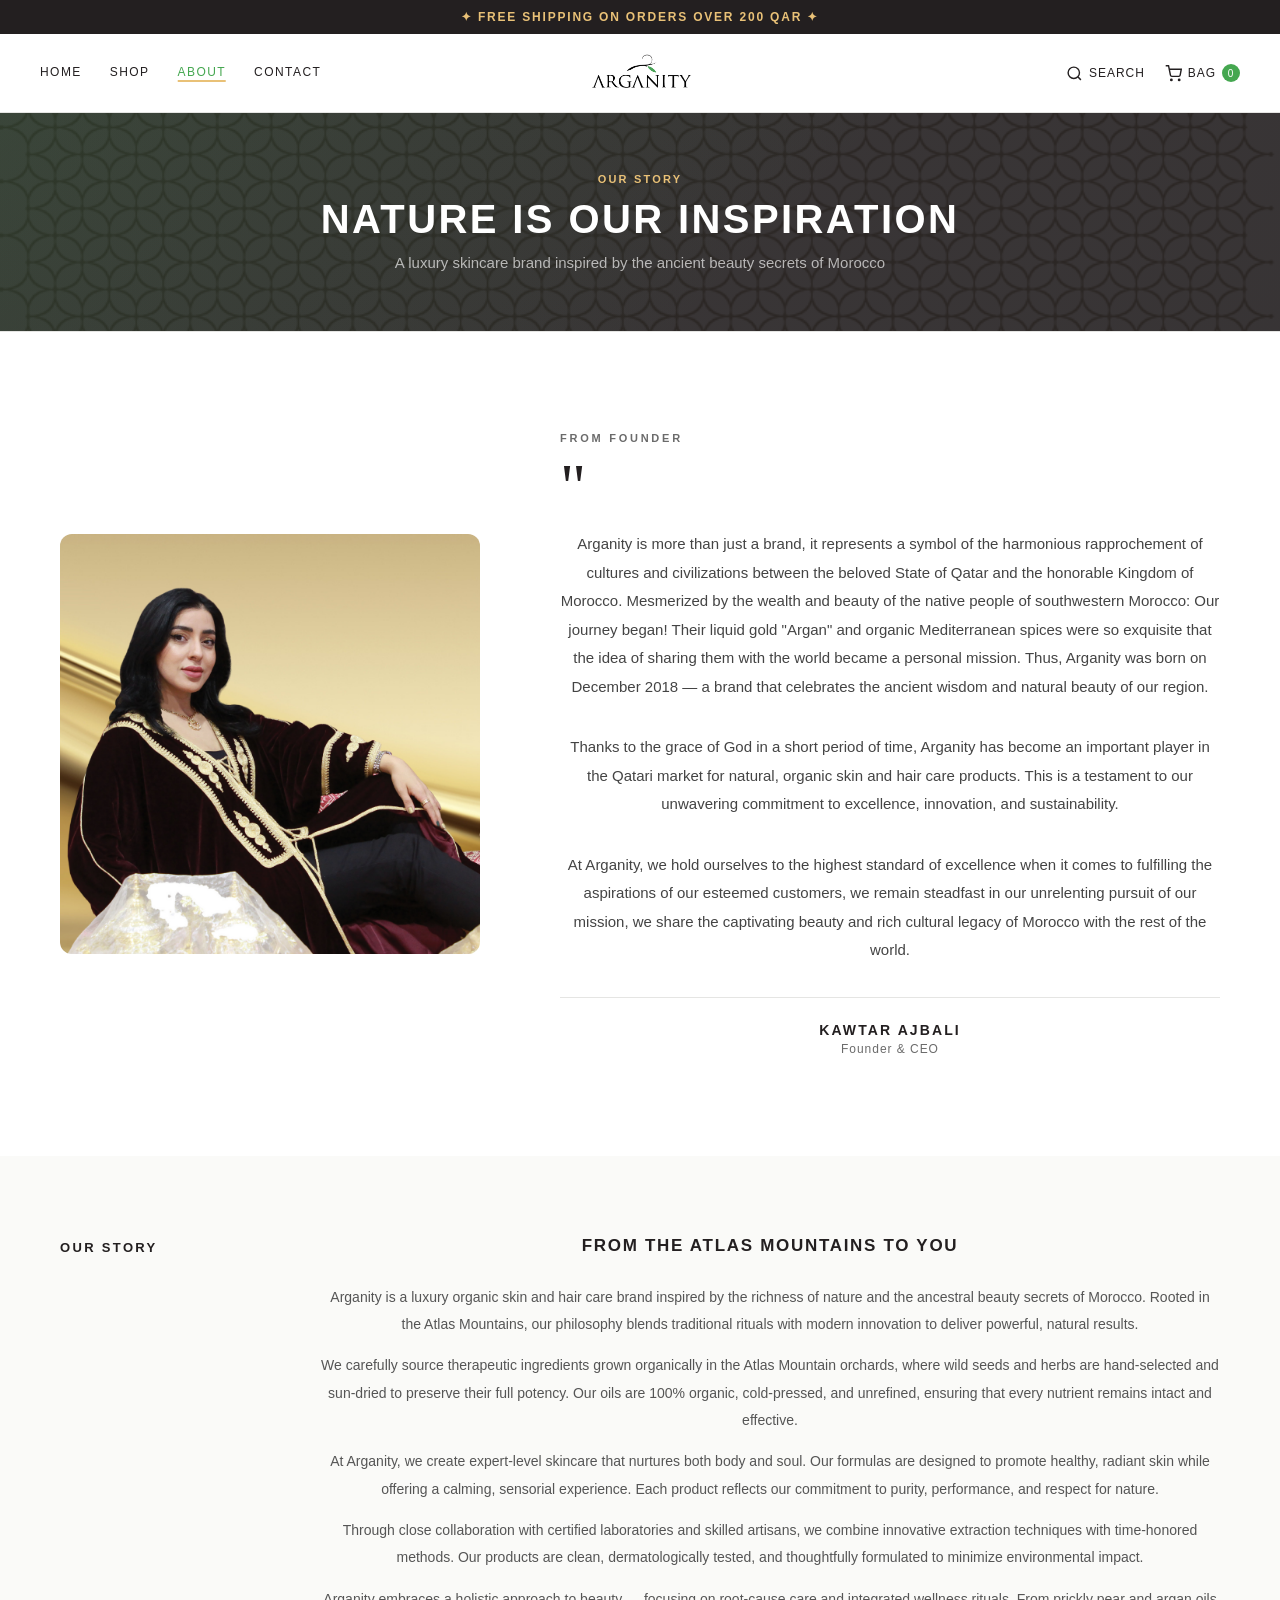
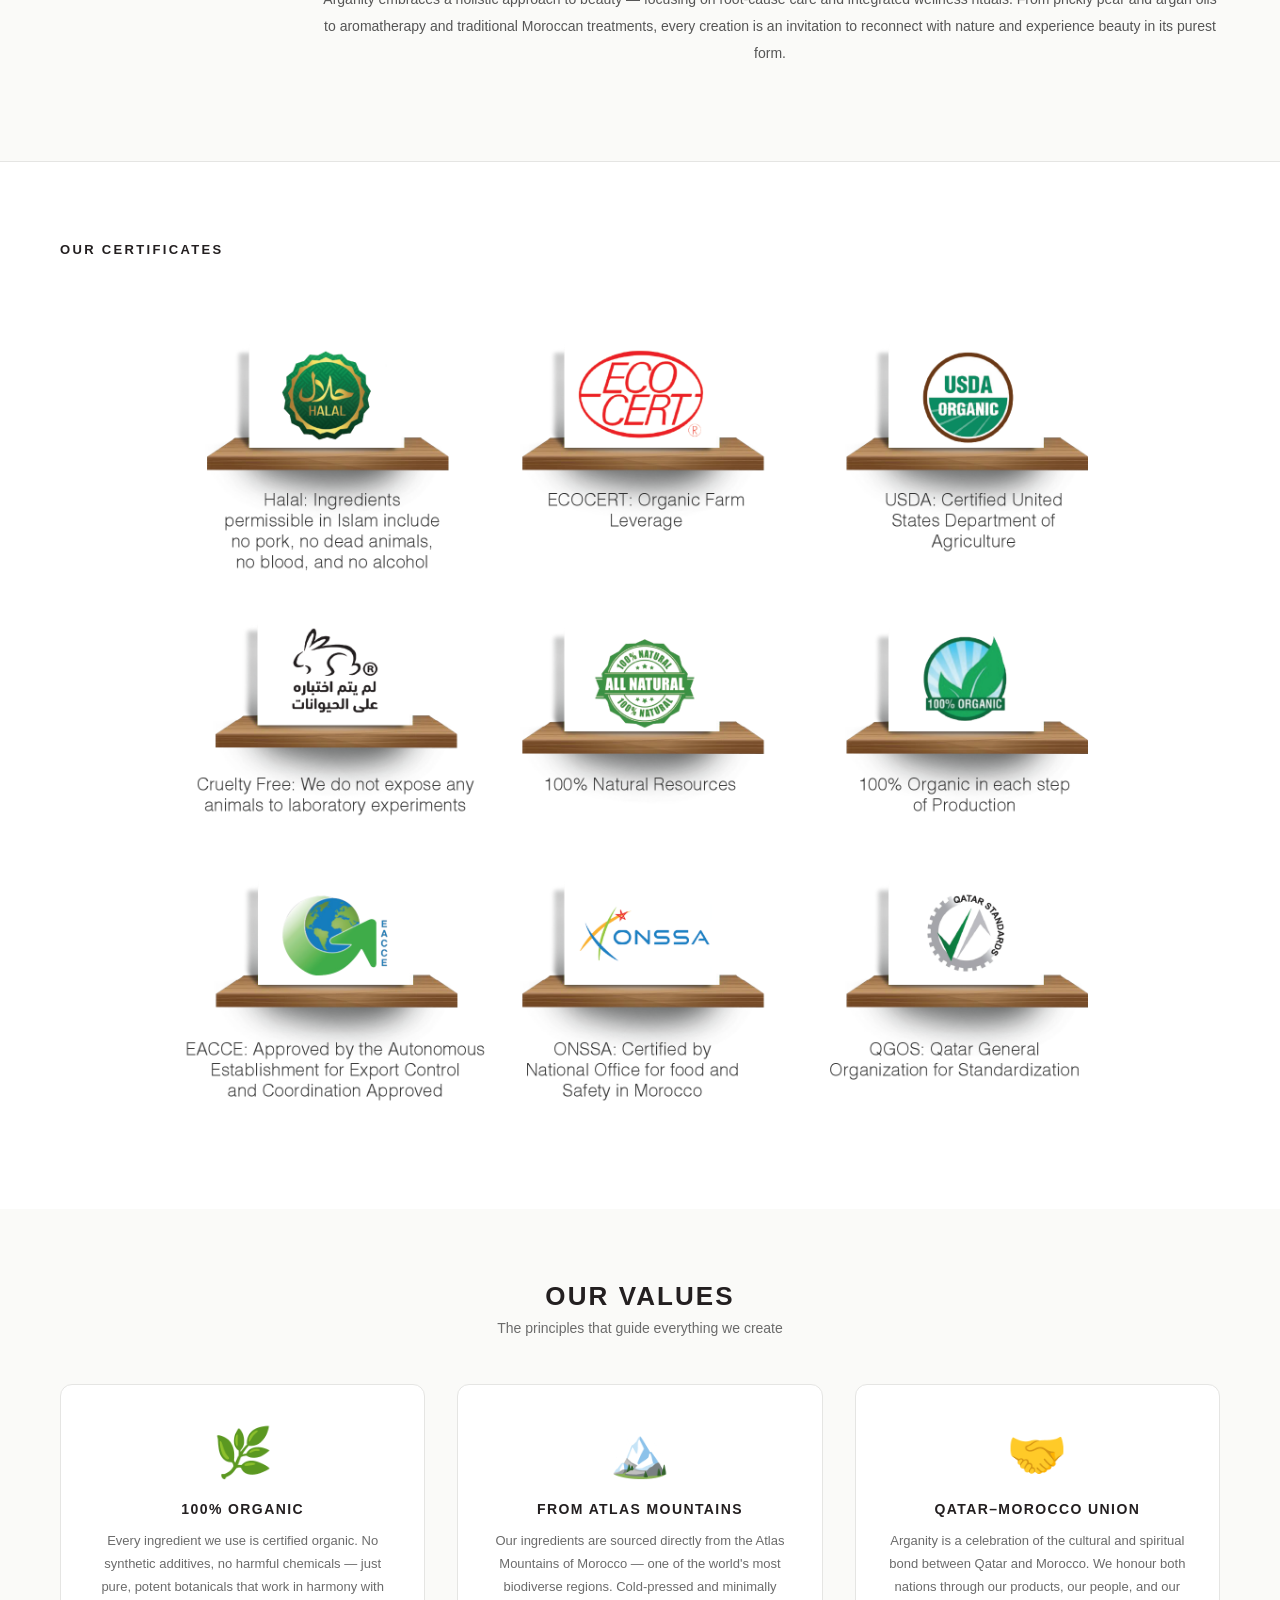
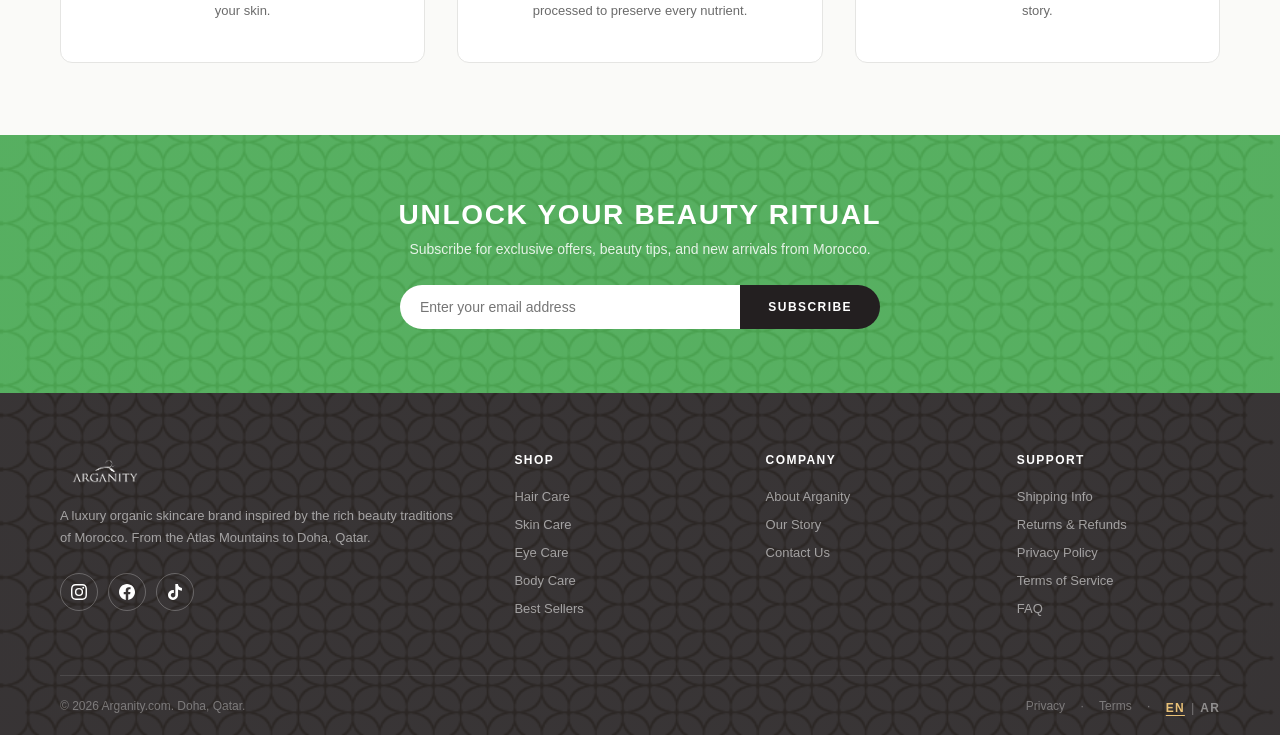
<file: about.html>
<!DOCTYPE html>
<html lang="en" dir="ltr">
<head>
  <meta charset="UTF-8">
  <meta name="viewport" content="width=device-width, initial-scale=1.0">
  <title>About Us — Arganity</title>
  <style>
    *, *::before, *::after { margin: 0; padding: 0; box-sizing: border-box; }
    html { scroll-behavior: smooth; }
    body { font-family: 'DIN Next LT Arabic', 'Segoe UI', Arial, sans-serif; background: #fff; color: #231f20; -webkit-font-smoothing: antialiased; }
    a { text-decoration: none; color: inherit; }
    img { max-width: 100%; display: block; }
    ul { list-style: none; }
    :root {
      --green: #45a750; --green-dark: #3a8f43; --gold: #E9C177; --gold-dark: #D4A84E;
      --black: #231f20; --white: #ffffff; --off-white: #FAFAF8; --light-grey: #F4F4F2;
      --border: #E5E5E3; --text-muted: #6B6B6B;
    }
    .container { max-width: 1240px; margin: 0 auto; padding: 0 40px; }
    .pill-btn { display: inline-block; border-radius: 50px; padding: 13px 32px; font-size: 12px; font-weight: 700; letter-spacing: 0.12em; text-transform: uppercase; cursor: pointer; transition: all 0.25s ease; border: 2px solid transparent; }
    .pill-btn-black { background: var(--black); color: #fff; border-color: var(--black); }
    .pill-btn-black:hover { background: transparent; color: var(--black); }
    .pill-btn-gold { background: var(--gold); color: #fff; border-color: var(--gold); }
    .pill-btn-gold:hover { background: transparent; color: var(--gold); }
    .pill-btn-green { background: var(--green); color: #fff; border-color: var(--green); }
    .pill-btn-green:hover { background: transparent; color: var(--green); }
    .pill-btn-outline-black { background: transparent; color: var(--black); border-color: var(--black); }
    .pill-btn-outline-black:hover { background: var(--black); color: #fff; }

    /* TOP BAR */
    .top-bar { background: var(--black); color: rgba(255,255,255,0.85); font-size: 12px; letter-spacing: 0.08em; text-align: center; padding: 10px 40px; display: flex; align-items: center; justify-content: space-between; }
    .top-bar-center { font-weight: 700; color: var(--gold); letter-spacing: 0.15em; }

    /* HEADER */
    .site-header { background: var(--white); border-bottom: 1px solid var(--border); position: sticky; top: 0; z-index: 1000; transition: box-shadow 0.3s ease; }
    .header-inner { display: grid; grid-template-columns: 1fr auto 1fr; align-items: center; padding: 18px 40px; }
    .header-nav { display: flex; gap: 28px; align-items: center; }
    .header-nav a { font-size: 12px; letter-spacing: 0.12em; text-transform: uppercase; font-weight: 400; color: var(--black); position: relative; padding-bottom: 3px; transition: color 0.2s; }
    .header-nav a::after { content: ''; position: absolute; bottom: 0; left: 50%; width: 0; height: 2px; background: var(--gold); transform: translateX(-50%); transition: width 0.3s ease; }
    .header-nav a:hover { color: var(--green); }
    .header-nav a:hover::after, .header-nav a.active::after { width: 100%; }
    .header-nav a.active { color: var(--green); }
    .header-logo { text-align: center; display: flex; align-items: center; justify-content: center; }
    .header-actions { display: flex; gap: 20px; align-items: center; justify-content: flex-end; }
    .header-actions button, .header-actions a { background: none; border: none; cursor: pointer; color: var(--black); font-size: 12px; letter-spacing: 0.08em; text-transform: uppercase; display: flex; align-items: center; gap: 6px; transition: color 0.2s; }
    .header-actions button:hover, .header-actions a:hover { color: var(--green); }
    .cart-count { background: var(--green); color: #fff; width: 18px; height: 18px; border-radius: 50%; font-size: 10px; display: flex; align-items: center; justify-content: center; }

    /* PAGE HERO BANNER */
    .page-hero { background: linear-gradient(rgba(35,31,32,0.9), rgba(35,31,32,0.9)), url('images/pattern2.png') no-repeat center/cover, var(--black); padding: 60px 0; text-align: center; position: relative; overflow: hidden; }
    .page-hero::before { content: ''; position: absolute; inset: 0; background: linear-gradient(135deg, rgba(69,167,80,0.15) 0%, transparent 60%); }
    .page-hero-eyebrow { font-size: 11px; letter-spacing: 0.2em; text-transform: uppercase; color: var(--gold); font-weight: 700; margin-bottom: 12px; position: relative; }
    .page-hero h1 { font-size: 40px; font-weight: 700; letter-spacing: 0.06em; text-transform: uppercase; color: #fff; position: relative; }
    .page-hero h1 span { color: #fff; }
    .page-hero p { font-size: 15px; font-weight: 300; color: rgba(255,255,255,0.65); margin-top: 12px; position: relative; }

    /* SECTION */
    .section { padding: 72px 0; }
    .section-alt { background: var(--off-white); }
    .section-title { text-align: center; font-size: 26px; font-weight: 700; letter-spacing: 0.08em; text-transform: uppercase; color: var(--black); margin-bottom: 8px; }
    .section-sub { text-align: center; font-size: 14px; font-weight: 300; color: var(--text-muted); margin-bottom: 48px; }

    /* NEWSLETTER */
    .newsletter-section { background: linear-gradient(rgba(69,167,80,0.9), rgba(69,167,80,0.9)), url('images/pattern2.png') no-repeat center/cover, var(--green); padding: 64px 40px; text-align: center; }
    .newsletter-section h2 { font-size: 28px; font-weight: 700; letter-spacing: 0.06em; text-transform: uppercase; color: #fff; margin-bottom: 10px; }
    .newsletter-section p { font-size: 14px; font-weight: 300; color: rgba(255,255,255,0.85); margin-bottom: 28px; }
    .newsletter-form { display: flex; gap: 0; max-width: 480px; margin: 0 auto; }
    .newsletter-form input { flex: 1; padding: 14px 20px; border: none; border-radius: 50px 0 0 50px; font-size: 14px; outline: none; font-family: inherit; }
    .newsletter-form button { padding: 14px 28px; background: var(--black); color: #fff; border: none; border-radius: 0 50px 50px 0; font-size: 12px; font-weight: 700; letter-spacing: 0.12em; text-transform: uppercase; cursor: pointer; transition: background 0.2s; font-family: inherit; }
    .newsletter-form button:hover { background: var(--gold); }

    /* FOOTER */
    .site-footer { background: linear-gradient(rgba(35,31,32,0.9), rgba(35,31,32,0.9)), url('images/pattern2.png') no-repeat center/cover, var(--black); color: #fff; padding: 60px 0 0; }
    .footer-grid { display: grid; grid-template-columns: 2fr 1fr 1fr 1fr; gap: 48px; padding-bottom: 48px; border-bottom: 1px solid rgba(255,255,255,0.1); }
    .footer-logo-text { font-size: 20px; font-weight: 700; letter-spacing: 0.2em; text-transform: uppercase; margin-bottom: 16px; }
    .footer-tagline { font-size: 13px; font-weight: 300; line-height: 1.7; color: rgba(255,255,255,0.55); margin-bottom: 24px; }
    .footer-social { display: flex; gap: 10px; }
    .footer-social a { width: 38px; height: 38px; border-radius: 50%; border: 1px solid rgba(255,255,255,0.25); display: flex; align-items: center; justify-content: center; font-size: 14px; transition: all 0.2s; }
    .footer-social a:hover { background: var(--gold); border-color: var(--gold); }
    .footer-col h4 { font-size: 12px; font-weight: 700; letter-spacing: 0.12em; text-transform: uppercase; color: #fff; margin-bottom: 20px; }
    .footer-col ul li { margin-bottom: 10px; }
    .footer-col ul a { font-size: 13px; font-weight: 300; color: rgba(255,255,255,0.55); transition: color 0.2s; }
    .footer-col ul a:hover { color: var(--gold); }
    .footer-bottom { padding: 20px 0; display: flex; justify-content: space-between; align-items: center; font-size: 12px; color: rgba(255,255,255,0.35); }
    .footer-bottom a { color: rgba(255,255,255,0.35); }
    .footer-bottom a:hover { color: var(--gold); }

    /* LANG TOGGLE */
    .lang-switch-row { display: flex; align-items: center; gap: 6px; margin-top: 4px; }
    .lang-divider { color: rgba(0,0,0,0.2); font-size: 13px; }
    .footer-lang .lang-divider { color: rgba(255,255,255,0.3); }
    .lang-pill { background: none; border: none; cursor: pointer; font-size: 12px; font-weight: 700; letter-spacing: 0.1em; color: var(--text-muted); padding: 0; font-family: inherit; transition: color 0.2s; }
    .lang-pill:hover { color: var(--green); }
    .lang-pill.active { color: var(--green); text-decoration: underline; text-underline-offset: 3px; }
    .footer-lang .lang-pill { color: rgba(255,255,255,0.45); }
    .footer-lang .lang-pill:hover { color: var(--gold); }
    .footer-lang .lang-pill.active { color: var(--gold); text-decoration: underline; text-underline-offset: 3px; }

    /* HAMBURGER */
    .hamburger { display: none; flex-direction: column; justify-content: center; gap: 5px; width: 44px; height: 44px; background: none; border: none; cursor: pointer; padding: 8px; border-radius: 8px; transition: background 0.2s; }
    .hamburger:hover { background: var(--light-grey); }
    .hamburger span { display: block; width: 22px; height: 2px; background: var(--black); border-radius: 2px; transition: all 0.3s ease; transform-origin: center; }
    .hamburger.open span:nth-child(1) { transform: translateY(7px) rotate(45deg); }
    .hamburger.open span:nth-child(2) { opacity: 0; transform: scaleX(0); }
    .hamburger.open span:nth-child(3) { transform: translateY(-7px) rotate(-45deg); }

    /* MOBILE NAV */
    .mobile-nav { display: none; position: fixed; top: 0; left: 0; right: 0; bottom: 0; z-index: 2000; }
    .mobile-nav.open { display: flex; }
    .mobile-nav-backdrop { position: absolute; inset: 0; background: rgba(0,0,0,0.45); backdrop-filter: blur(2px); }
    .mobile-nav-drawer { position: relative; width: 80%; max-width: 300px; height: 100%; background: var(--white); display: flex; flex-direction: column; box-shadow: 4px 0 24px rgba(0,0,0,0.15); animation: slideIn 0.3s ease; }
    @keyframes slideIn { from { transform: translateX(-100%); } to { transform: translateX(0); } }
    .mobile-nav-header { display: flex; align-items: center; justify-content: space-between; padding: 20px 24px; border-bottom: 1px solid var(--border); }
    .mobile-nav-header img { height: 36px; }
    .mobile-nav-close { width: 36px; height: 36px; border-radius: 50%; background: var(--light-grey); border: none; font-size: 16px; cursor: pointer; display: flex; align-items: center; justify-content: center; }
    .mobile-nav-links { flex: 1; overflow-y: auto; padding: 16px 0; }
    .mobile-nav-links a { display: flex; align-items: center; padding: 16px 24px; font-size: 14px; font-weight: 700; letter-spacing: 0.1em; text-transform: uppercase; color: var(--black); border-bottom: 1px solid var(--border); transition: color 0.2s, background 0.2s; }
    .mobile-nav-links a:hover { color: var(--green); background: #f9fff9; }
    .mobile-nav-footer { padding: 24px; border-top: 1px solid var(--border); display: flex; flex-direction: column; gap: 10px; }
    .mobile-nav-footer a { font-size: 12px; color: var(--text-muted); letter-spacing: 0.08em; }

    /* BACK TO TOP */
    #back-to-top { position: fixed; bottom: 28px; right: 28px; width: 44px; height: 44px; border-radius: 50%; background: var(--green); color: #fff; border: none; font-size: 18px; cursor: pointer; z-index: 9999; display: flex; align-items: center; justify-content: center; box-shadow: 0 4px 16px rgba(69,167,80,0.4); transition: all 0.3s; opacity: 0; visibility: hidden; }
    #back-to-top.visible { opacity: 1; visibility: visible; }
    #back-to-top:hover { background: var(--gold); transform: translateY(-3px); }

    /* RTL */
    [dir="rtl"] { font-family: 'DIN Next LT Arabic', 'Segoe UI', Arial, sans-serif; }
    [dir="rtl"] .header-nav { flex-direction: row-reverse; }
    [dir="rtl"] .header-actions { flex-direction: row-reverse; }
    [dir="rtl"] .header-inner { direction: rtl; }
    [dir="rtl"] .footer-grid { direction: rtl; text-align: right; }
    [dir="rtl"] .footer-social { flex-direction: row-reverse; }
    [dir="rtl"] .footer-bottom { flex-direction: row-reverse; }
    [dir="rtl"] .mobile-nav-links a { text-align: right; justify-content: flex-end; }
    [dir="rtl"] .mobile-nav-drawer { left: auto; right: 0; animation-name: slideInRTL; }
    [dir="rtl"] .newsletter-form { flex-direction: row-reverse; }
    [dir="rtl"] .newsletter-form input { border-radius: 0 50px 50px 0; }
    [dir="rtl"] .newsletter-form button { border-radius: 50px 0 0 50px; }
    [dir="rtl"] .product-info { text-align: right; }
    [dir="rtl"] .trust-item { flex-direction: row-reverse; text-align: right; }
    @keyframes slideInRTL { from { transform: translateX(100%); } to { transform: translateX(0); } }

    /* RESPONSIVE */
    @media (max-width: 1024px) {
      .footer-grid { grid-template-columns: 1fr 1fr; }
    }
    @media (max-width: 768px) {
      .container { padding: 0 16px; }
      .section { padding: 48px 0; }
      .top-bar { padding: 8px 16px; justify-content: center; }
      .header-inner { grid-template-columns: 1fr auto 1fr; padding: 12px 16px; gap: 8px; }
      .header-nav { display: none; }
      .header-logo img { height: 34px; margin: 0 auto; }
      .hamburger { display: flex; justify-content: flex-start; }
      .header-actions { gap: 12px; justify-content: flex-end; }
      .header-actions button span:not(.cart-count), .header-actions a span:not(.cart-count) { display: none; }
      .page-hero h1 { font-size: 26px; }
      .footer-grid { grid-template-columns: 1fr; gap: 0; padding-bottom: 0; border-bottom: none; }
      .footer-grid > div { padding: 20px 0; border-bottom: 1px solid rgba(255,255,255,0.1); }
      .footer-bottom { flex-direction: column; gap: 8px; text-align: center; padding: 16px 0; font-size: 11px; }
      .newsletter-section { padding: 48px 20px; }
      .newsletter-form { flex-direction: column; gap: 10px; }
      .newsletter-form input { border-radius: 50px; width: 100%; }
      .newsletter-form button { border-radius: 50px; width: 100%; }
      #back-to-top { bottom: 16px; right: 16px; width: 40px; height: 40px; }
      [dir="rtl"] .newsletter-form input { border-radius: 50px; }
      [dir="rtl"] .newsletter-form button { border-radius: 50px; }
    }

    /* ABOUT PAGE SPECIFIC */
    /* Brand story split */
    .brand-split { display: grid; grid-template-columns: 1fr 1fr; gap: 80px; align-items: center; }
    .brand-split-img { border-radius: 12px; overflow: hidden; }
    .brand-split-img img { width: 100%; height: 100%; object-fit: cover; border-radius: 12px; }
    .brand-split-content { }
    .brand-split-eyebrow { font-size: 11px; letter-spacing: 0.2em; text-transform: uppercase; color: var(--gold-dark); font-weight: 700; margin-bottom: 14px; }
    .brand-split-title { font-size: 30px; font-weight: 700; letter-spacing: 0.04em; text-transform: uppercase; color: var(--black); margin-bottom: 20px; line-height: 1.2; }
    .brand-split-title span { color: var(--green); }
    .brand-split-text { font-size: 14px; font-weight: 300; line-height: 1.9; color: var(--text-muted); margin-bottom: 16px; }
    @media (max-width: 768px) {
      .brand-split { grid-template-columns: 1fr; gap: 32px; }
      .brand-split-title { font-size: 22px; }
    }
    [dir="rtl"] .brand-split { direction: rtl; }
    [dir="rtl"] .brand-split-content { text-align: right; }

    /* Values */
    .values-grid { display: grid; grid-template-columns: repeat(3, 1fr); gap: 32px; }
    .value-card { text-align: center; padding: 40px 32px; background: var(--white); border-radius: 12px; border: 1.5px solid var(--border); transition: all 0.3s; }
    .value-card:hover { border-color: var(--green); box-shadow: 0 8px 32px rgba(69,167,80,0.1); transform: translateY(-4px); }
    .value-icon { font-size: 48px; margin-bottom: 20px; }
    .value-title { font-size: 14px; font-weight: 700; letter-spacing: 0.1em; text-transform: uppercase; margin-bottom: 12px; color: var(--black); }
    .value-text { font-size: 13px; font-weight: 300; line-height: 1.8; color: var(--text-muted); }
    @media (max-width: 768px) { .values-grid { grid-template-columns: 1fr; gap: 16px; } }

    /* About split dark */
    .about-split { display: grid; grid-template-columns: 1fr 1fr; min-height: 480px; }
    .about-split-img { overflow: hidden; }
    .about-split-img img { width: 100%; height: 100%; object-fit: cover; display: block; }
    .about-split-content { padding: 60px 64px; display: flex; flex-direction: column; justify-content: center; background: linear-gradient(rgba(35,31,32,0.9), rgba(35,31,32,0.9)), url('images/pattern2.png') no-repeat center/cover, var(--black); color: #fff; }
    .about-split-eyebrow { font-size: 11px; letter-spacing: 0.2em; text-transform: uppercase; color: var(--gold); font-weight: 700; margin-bottom: 16px; }
    .about-split-title { font-size: 32px; font-weight: 700; letter-spacing: 0.04em; text-transform: uppercase; margin-bottom: 20px; line-height: 1.2; }
    .about-split-text { font-size: 14px; font-weight: 300; line-height: 1.8; color: rgba(255,255,255,0.75); margin-bottom: 32px; }
    @media (max-width: 768px) {
      .about-split { grid-template-columns: 1fr; }
      .about-split-img { min-height: 240px; }
      .about-split-content { padding: 36px 20px; }
      .about-split-title { font-size: 24px; }
    }
    [dir="rtl"] .about-split { direction: rtl; }
    [dir="rtl"] .about-split-content { text-align: right; }

    /* FOUNDER SECTION */
    .founder-section { padding: 80px 0; background: var(--white); border-top: 1px solid var(--border); }
    .founder-layout { display: grid; grid-template-columns: 420px 1fr; gap: 80px; align-items: center; }
    .founder-img { border-radius: 12px; overflow: hidden; }
    .founder-img img { width: 100%; height: 100%; object-fit: cover; display: block; }
    .founder-content { padding: 20px 0; }
    .founder-eyebrow { font-size: 11px; letter-spacing: 0.25em; text-transform: uppercase; color: var(--text-muted); font-weight: 700; margin-bottom: 24px; }
    .founder-quote-mark { font-size: 64px; line-height: 0.6; color: var(--black); margin-bottom: 24px; font-family: Georgia, serif; }
    .founder-quote { font-size: 15px; line-height: 1.9; color: #444; margin-bottom: 32px; text-align: center; }
    .founder-divider { width: 100%; height: 1px; background: var(--border); margin-top: 32px; }
    .founder-name { font-size: 14px; font-weight: 700; letter-spacing: 0.15em; text-transform: uppercase; color: var(--black); text-align: center; margin-top: 24px; }
    .founder-title { font-size: 12px; color: var(--text-muted); font-weight: 300; letter-spacing: 0.08em; text-align: center; margin-top: 4px; }
    @media (max-width: 1024px) { .founder-layout { grid-template-columns: 1fr 1fr; gap: 48px; } }
    @media (max-width: 768px) { .founder-layout { grid-template-columns: 1fr; gap: 32px; } .founder-quote { font-size: 14px; } }
    [dir="rtl"] .founder-layout { direction: rtl; }
    [dir="rtl"] .founder-content { text-align: right; }
    [dir="rtl"] .founder-quote { text-align: right; }
    [dir="rtl"] .founder-name, [dir="rtl"] .founder-title { text-align: right; }

    /* OUR STORY SECTION */
    .our-story-section { padding: 80px 0; background: var(--off-white); }
    .our-story-layout { display: grid; grid-template-columns: 180px 1fr; gap: 80px; align-items: start; }
    .our-story-label { font-size: 13px; font-weight: 700; letter-spacing: 0.18em; text-transform: uppercase; color: var(--black); padding-top: 4px; }
    .our-story-content { }
    .our-story-title { font-size: 17px; font-weight: 700; letter-spacing: 0.1em; text-transform: uppercase; text-align: center; margin-bottom: 28px; color: var(--black); }
    .our-story-text { font-size: 14px; line-height: 1.95; color: #555; margin-bottom: 14px; text-align: center; }
    @media (max-width: 768px) { .our-story-layout { grid-template-columns: 1fr; gap: 16px; } .our-story-label { font-size: 12px; } .our-story-text { text-align: left; } .our-story-title { text-align: left; } }
    [dir="rtl"] .our-story-layout { direction: rtl; }
    [dir="rtl"] .our-story-text { text-align: right; }
    [dir="rtl"] .our-story-title { text-align: right; }

    /* CERTIFICATES SECTION */
    .certificates-section { padding: 80px 0; background: var(--white); border-top: 1px solid var(--border); }
    .certificates-label { font-size: 13px; font-weight: 700; letter-spacing: 0.18em; text-transform: uppercase; color: var(--black); margin-bottom: 40px; }
    .certificates-img { width: 100%; max-width: 960px; margin: 0 auto; display: block; }
    @media (max-width: 768px) { .certificates-section { padding: 48px 0; } }
  </style>
</head>
<body>

  <!-- TOP BAR -->
  <div class="top-bar" style="justify-content:center;">
    <div class="top-bar-center" style="position:static;transform:none;" data-i18n="topbar-shipping">✦ FREE SHIPPING ON ORDERS OVER 200 QAR ✦</div>
  </div>

  <!-- HEADER -->
  <header class="site-header">
    <div class="header-inner">
      <button class="hamburger" id="hamburger" aria-label="Open menu">
        <span></span><span></span><span></span>
      </button>
      <nav class="header-nav">
        <a href="index.html" data-i18n="nav-home">Home</a>
        <a href="shop.html" data-i18n="nav-shop">Shop</a>
        <a href="about.html" class="active" data-i18n="nav-about">About</a>
        <a href="contact.html" data-i18n="nav-contact">Contact</a>
      </nav>
      <div class="header-logo">
        <a href="index.html">
          <img src="images/logo.png.png" alt="Arganity" style="height:42px;width:auto;display:block;">
        </a>
      </div>
      <div class="header-actions">
        <button aria-label="Search">
          <svg width="17" height="17" viewBox="0 0 24 24" fill="none" stroke="currentColor" stroke-width="2"><circle cx="11" cy="11" r="8"/><path d="M21 21l-4.35-4.35"/></svg>
          <span>Search</span>
        </button>
        <a href="shop.html" aria-label="Shopping bag">
          <svg width="17" height="17" viewBox="0 0 24 24" fill="none" stroke="currentColor" stroke-width="2"><circle cx="9" cy="21" r="1"/><circle cx="20" cy="21" r="1"/><path d="M1 1h4l2.68 13.39a2 2 0 0 0 2 1.61h9.72a2 2 0 0 0 2-1.61L23 6H6"/></svg>
          <span>Bag</span>
          <span class="cart-count">0</span>
        </a>
      </div>
    </div>
  </header>

  <!-- MOBILE NAV DRAWER -->
  <div class="mobile-nav" id="mobileNav" role="dialog" aria-modal="true">
    <div class="mobile-nav-backdrop" id="mobileNavBackdrop"></div>
    <div class="mobile-nav-drawer">
      <div class="mobile-nav-header">
        <img src="images/logo.png.png" alt="Arganity">
        <button class="mobile-nav-close" id="mobileNavClose">✕</button>
      </div>
      <nav class="mobile-nav-links">
        <a href="index.html" data-i18n="nav-home">Home</a>
        <a href="shop.html" data-i18n="nav-shop">Shop</a>
        <a href="shop.html?cat=haircare" data-i18n="cat-1" style="font-size:12px;padding-left:36px;color:var(--text-muted);font-weight:400;">Hair Care</a>
        <a href="shop.html?cat=skincare" data-i18n="cat-2" style="font-size:12px;padding-left:36px;color:var(--text-muted);font-weight:400;">Skin Care</a>
        <a href="shop.html?cat=eyecare" data-i18n="cat-3" style="font-size:12px;padding-left:36px;color:var(--text-muted);font-weight:400;">Eye Care</a>
        <a href="shop.html?cat=bodycare" data-i18n="cat-4" style="font-size:12px;padding-left:36px;color:var(--text-muted);font-weight:400;">Body Care</a>
        <a href="about.html" data-i18n="nav-about">About</a>
        <a href="contact.html" data-i18n="nav-contact">Contact</a>
      </nav>
      <div class="mobile-nav-footer">
        <a href="#">My Account</a>
        <a href="contact.html">Customer Service</a>
        <div class="lang-switch-row">
          <button class="lang-pill lang-toggle active" data-lang="en">EN</button>
          <span class="lang-divider">|</span>
          <button class="lang-pill lang-toggle" data-lang="ar">AR</button>
        </div>
      </div>
    </div>
  </div>

  <!-- PAGE HERO -->
  <section class="page-hero">
    <div class="page-hero-eyebrow" data-i18n="about-eyebrow">Our Story</div>
    <h1 data-i18n="about-title">Nature Is Our Inspiration</h1>
    <p data-i18n="about-sub">A luxury skincare brand inspired by the ancient beauty secrets of Morocco</p>
  </section>

  <!-- FOUNDER SECTION -->
  <section class="founder-section">
    <div class="container">
      <div class="founder-layout">
        <div class="founder-img">
          <img src="images/kawtar.png" alt="Kawtar Ajbali – Founder & CEO">
        </div>
        <div class="founder-content">
          <div class="founder-eyebrow">From Founder</div>
          <div class="founder-quote-mark">"</div>
          <p class="founder-quote">Arganity is more than just a brand, it represents a symbol of the harmonious rapprochement of cultures and civilizations between the beloved State of Qatar and the honorable Kingdom of Morocco. Mesmerized by the wealth and beauty of the native people of southwestern Morocco: Our journey began! Their liquid gold "Argan" and organic Mediterranean spices were so exquisite that the idea of sharing them with the world became a personal mission. Thus, Arganity was born on December 2018 — a brand that celebrates the ancient wisdom and natural beauty of our region.</p>
          <p class="founder-quote">Thanks to the grace of God in a short period of time, Arganity has become an important player in the Qatari market for natural, organic skin and hair care products. This is a testament to our unwavering commitment to excellence, innovation, and sustainability.</p>
          <p class="founder-quote">At Arganity, we hold ourselves to the highest standard of excellence when it comes to fulfilling the aspirations of our esteemed customers, we remain steadfast in our unrelenting pursuit of our mission, we share the captivating beauty and rich cultural legacy of Morocco with the rest of the world.</p>
          <div class="founder-divider"></div>
          <div class="founder-name">Kawtar Ajbali</div>
          <div class="founder-title">Founder &amp; CEO</div>
        </div>
      </div>
    </div>
  </section>

  <!-- OUR STORY SECTION -->
  <section class="our-story-section">
    <div class="container">
      <div class="our-story-layout">
        <div class="our-story-label">Our Story</div>
        <div class="our-story-content">
          <div class="our-story-title">FROM THE ATLAS MOUNTAINS TO YOU</div>
          <p class="our-story-text">Arganity is a luxury organic skin and hair care brand inspired by the richness of nature and the ancestral beauty secrets of Morocco. Rooted in the Atlas Mountains, our philosophy blends traditional rituals with modern innovation to deliver powerful, natural results.</p>
          <p class="our-story-text">We carefully source therapeutic ingredients grown organically in the Atlas Mountain orchards, where wild seeds and herbs are hand-selected and sun-dried to preserve their full potency. Our oils are 100% organic, cold-pressed, and unrefined, ensuring that every nutrient remains intact and effective.</p>
          <p class="our-story-text">At Arganity, we create expert-level skincare that nurtures both body and soul. Our formulas are designed to promote healthy, radiant skin while offering a calming, sensorial experience. Each product reflects our commitment to purity, performance, and respect for nature.</p>
          <p class="our-story-text">Through close collaboration with certified laboratories and skilled artisans, we combine innovative extraction techniques with time-honored methods. Our products are clean, dermatologically tested, and thoughtfully formulated to minimize environmental impact.</p>
          <p class="our-story-text">Arganity embraces a holistic approach to beauty — focusing on root-cause care and integrated wellness rituals. From prickly pear and argan oils to aromatherapy and traditional Moroccan treatments, every creation is an invitation to reconnect with nature and experience beauty in its purest form.</p>
        </div>
      </div>
    </div>
  </section>

  <!-- CERTIFICATES SECTION -->
  <section class="certificates-section">
    <div class="container">
      <div class="certificates-label">Our Certificates</div>
      <img src="images/123.png" alt="Arganity Certifications" class="certificates-img">
    </div>
  </section>

  <!-- SECTION 2: VALUES -->
  <section class="section section-alt">
    <div class="container">
      <div class="section-title" data-i18n="about-values-title">Our Values</div>
      <div class="section-sub" data-i18n="about-values-sub">The principles that guide everything we create</div>
      <div class="values-grid">
        <div class="value-card">
          <div class="value-icon">🌿</div>
          <div class="value-title" data-i18n="val-1-title">100% Organic</div>
          <p class="value-text" data-i18n="val-1-text">Every ingredient we use is certified organic. No synthetic additives, no harmful chemicals — just pure, potent botanicals that work in harmony with your skin.</p>
        </div>
        <div class="value-card">
          <div class="value-icon">🏔️</div>
          <div class="value-title" data-i18n="val-2-title">From Atlas Mountains</div>
          <p class="value-text" data-i18n="val-2-text">Our ingredients are sourced directly from the Atlas Mountains of Morocco — one of the world's most biodiverse regions. Cold-pressed and minimally processed to preserve every nutrient.</p>
        </div>
        <div class="value-card">
          <div class="value-icon">🤝</div>
          <div class="value-title" data-i18n="val-3-title">Qatar–Morocco Union</div>
          <p class="value-text" data-i18n="val-3-text">Arganity is a celebration of the cultural and spiritual bond between Qatar and Morocco. We honour both nations through our products, our people, and our story.</p>
        </div>
      </div>
    </div>
  </section>

  <!-- NEWSLETTER -->
  <section class="newsletter-section">
    <h2 data-i18n="nl-title">Unlock Your Beauty Ritual</h2>
    <p data-i18n="nl-sub">Subscribe for exclusive offers, beauty tips, and new arrivals from Morocco.</p>
    <form class="newsletter-form" onsubmit="return false;">
      <input type="email" data-i18n-placeholder="nl-placeholder" placeholder="Enter your email address">
      <button type="submit" data-i18n="nl-btn">Subscribe</button>
    </form>
  </section>

  <!-- FOOTER -->
  <footer class="site-footer">
    <div class="container">
      <div class="footer-grid">
        <div>
          <div class="footer-logo-text"><img src="images/logo1.png.png" alt="Arganity" style="height:36px;width:auto;filter:brightness(0) invert(1);display:block;"></div>
          <p class="footer-tagline" data-i18n="footer-tagline">A luxury organic skincare brand inspired by the rich beauty traditions of Morocco. From the Atlas Mountains to Doha, Qatar.</p>
          <div class="footer-social">
            <a href="#" aria-label="Instagram"><svg width="16" height="16" viewBox="0 0 24 24" fill="currentColor"><path d="M12 2.163c3.204 0 3.584.012 4.85.07 3.252.148 4.771 1.691 4.919 4.919.058 1.265.069 1.645.069 4.849 0 3.205-.012 3.584-.069 4.849-.149 3.225-1.664 4.771-4.919 4.919-1.266.058-1.644.07-4.85.07-3.204 0-3.584-.012-4.849-.07-3.26-.149-4.771-1.699-4.919-4.92-.058-1.265-.07-1.644-.07-4.849 0-3.204.013-3.583.07-4.849.149-3.227 1.664-4.771 4.919-4.919 1.266-.057 1.645-.069 4.849-.069zM12 0C8.741 0 8.333.014 7.053.072 2.695.272.273 2.69.073 7.052.014 8.333 0 8.741 0 12c0 3.259.014 3.668.072 4.948.2 4.358 2.618 6.78 6.98 6.98C8.333 23.986 8.741 24 12 24c3.259 0 3.668-.014 4.948-.072 4.354-.2 6.782-2.618 6.979-6.98.059-1.28.073-1.689.073-4.948 0-3.259-.014-3.667-.072-4.947-.196-4.354-2.617-6.78-6.979-6.98C15.668.014 15.259 0 12 0zm0 5.838a6.162 6.162 0 1 0 0 12.324 6.162 6.162 0 0 0 0-12.324zM12 16a4 4 0 1 1 0-8 4 4 0 0 1 0 8zm6.406-11.845a1.44 1.44 0 1 0 0 2.881 1.44 1.44 0 0 0 0-2.881z"/></svg></a>
            <a href="#" aria-label="Facebook"><svg width="16" height="16" viewBox="0 0 24 24" fill="currentColor"><path d="M24 12.073c0-6.627-5.373-12-12-12s-12 5.373-12 12c0 5.99 4.388 10.954 10.125 11.854v-8.385H7.078v-3.47h3.047V9.43c0-3.007 1.792-4.669 4.533-4.669 1.312 0 2.686.235 2.686.235v2.953H15.83c-1.491 0-1.956.925-1.956 1.874v2.25h3.328l-.532 3.47h-2.796v8.385C19.612 23.027 24 18.062 24 12.073z"/></svg></a>
            <a href="#" aria-label="TikTok"><svg width="16" height="16" viewBox="0 0 24 24" fill="currentColor"><path d="M12.525.02c1.31-.02 2.61-.01 3.91-.02.08 1.53.63 3.09 1.75 4.17 1.12 1.11 2.7 1.62 4.24 1.79v4.03c-1.44-.05-2.89-.35-4.2-.97-.57-.26-1.1-.59-1.62-.93-.01 2.92.01 5.84-.02 8.75-.08 1.4-.54 2.79-1.35 3.94-1.31 1.92-3.58 3.17-5.91 3.21-1.43.08-2.86-.31-4.08-1.03-2.02-1.19-3.44-3.37-3.65-5.71-.02-.5-.03-1-.01-1.49.18-1.9 1.12-3.72 2.58-4.96 1.66-1.44 3.98-2.13 6.15-1.72.02 1.48-.04 2.96-.04 4.44-.99-.32-2.15-.23-3.02.37-.63.41-1.11 1.04-1.36 1.75-.21.51-.15 1.07-.14 1.61.24 1.64 1.82 3.02 3.5 2.87 1.12-.01 2.19-.66 2.77-1.61.19-.33.4-.67.41-1.06.1-1.79.06-3.57.07-5.36.01-4.03-.01-8.05.02-12.07z"/></svg></a>
          </div>
        </div>
        <div class="footer-col">
          <h4 data-i18n="footer-shop-h">Shop</h4>
          <ul>
            <li><a href="shop.html?cat=haircare" data-i18n="cat-1">Hair Care</a></li>
            <li><a href="shop.html?cat=skincare" data-i18n="cat-2">Skin Care</a></li>
            <li><a href="shop.html?cat=eyecare" data-i18n="cat-3">Eye Care</a></li>
            <li><a href="shop.html?cat=bodycare" data-i18n="cat-4">Body Care</a></li>
            <li><a href="shop.html" data-i18n="f-best">Best Sellers</a></li>
          </ul>
        </div>
        <div class="footer-col">
          <h4 data-i18n="footer-company-h">Company</h4>
          <ul>
            <li><a href="about.html" data-i18n="f-about">About Arganity</a></li>
            <li><a href="about.html" data-i18n="f-story">Our Story</a></li>
            <li><a href="contact.html" data-i18n="f-contact">Contact Us</a></li>
          </ul>
        </div>
        <div class="footer-col">
          <h4 data-i18n="footer-support-h">Support</h4>
          <ul>
            <li><a href="#" data-i18n="f-shipping">Shipping Info</a></li>
            <li><a href="#" data-i18n="f-returns">Returns & Refunds</a></li>
            <li><a href="#" data-i18n="f-privacy">Privacy Policy</a></li>
            <li><a href="#" data-i18n="f-terms">Terms of Service</a></li>
            <li><a href="#" data-i18n="f-faq">FAQ</a></li>
          </ul>
        </div>
      </div>
      <div class="footer-bottom">
        <span data-i18n="footer-copy">© 2026 Arganity.com. Doha, Qatar.</span>
        <span style="display:flex;align-items:center;gap:12px;">
          <a href="#">Privacy</a> &nbsp;·&nbsp;
          <a href="#">Terms</a>
          &nbsp;·&nbsp;
          <span class="lang-switch-row footer-lang">
            <button class="lang-pill lang-toggle active" data-lang="en">EN</button>
            <span class="lang-divider">|</span>
            <button class="lang-pill lang-toggle" data-lang="ar">AR</button>
          </span>
        </span>
      </div>
    </div>
  </footer>
  <button id="back-to-top">↑</button>

  <script>
    var backBtn = document.getElementById('back-to-top');
    backBtn.addEventListener('click', function() { window.scrollTo({ top: 0, behavior: 'smooth' }); });
    var header = document.querySelector('.site-header');
    window.addEventListener('scroll', function() {
      header.style.boxShadow = window.pageYOffset > 50 ? '0 2px 16px rgba(0,0,0,0.08)' : 'none';
      backBtn.classList.toggle('visible', window.pageYOffset > 400);
    }, { passive: true });
    var hamburger = document.getElementById('hamburger');
    var mobileNav = document.getElementById('mobileNav');
    var mobileNavClose = document.getElementById('mobileNavClose');
    var backdrop = document.getElementById('mobileNavBackdrop');
    function openNav() { mobileNav.classList.add('open'); hamburger.classList.add('open'); document.body.style.overflow = 'hidden'; }
    function closeNav() { mobileNav.classList.remove('open'); hamburger.classList.remove('open'); document.body.style.overflow = ''; }
    hamburger.addEventListener('click', openNav);
    mobileNavClose.addEventListener('click', closeNav);
    backdrop.addEventListener('click', closeNav);
    document.addEventListener('keydown', function(e) { if (e.key === 'Escape') closeNav(); });
    document.querySelectorAll('.mobile-nav-links a').forEach(function(link) { link.addEventListener('click', closeNav); });

    var translations = {
      en: {
        'topbar-shipping': '✦ FREE SHIPPING ON ORDERS OVER 200 QAR ✦',
        'nav-home': 'Home', 'nav-shop': 'Shop', 'nav-about': 'About', 'nav-contact': 'Contact',
        'cat-1': 'Hair Care', 'cat-2': 'Skin Care', 'cat-3': 'Eye Care', 'cat-4': 'Body Care',
        'btn-shop-now': 'Shop Now', 'btn-add-cart': 'Add to Cart', 'btn-buy-now': 'Buy Now',
        'trust-4-title': 'Have Questions?',
        'nl-title': 'Unlock Your Beauty Ritual',
        'nl-sub': 'Subscribe for exclusive offers, beauty tips, and new arrivals from Morocco.',
        'nl-placeholder': 'Enter your email address', 'nl-btn': 'Subscribe',
        'footer-tagline': 'A luxury organic skincare brand inspired by the rich beauty traditions of Morocco. From the Atlas Mountains to Doha, Qatar.',
        'footer-shop-h': 'Shop', 'f-best': 'Best Sellers',
        'footer-company-h': 'Company', 'f-about': 'About Arganity', 'f-story': 'Our Story', 'f-contact': 'Contact Us', 'f-blog': 'Blog',
        'footer-support-h': 'Support', 'f-shipping': 'Shipping Info', 'f-returns': 'Returns & Refunds', 'f-privacy': 'Privacy Policy', 'f-terms': 'Terms of Service', 'f-faq': 'FAQ',
        'footer-copy': '© 2026 Arganity.com. Doha, Qatar.',
        'about-eyebrow': 'Our Story', 'about-title': 'Where Morocco <span>Meets</span> Qatar',
        'about-sub': 'A union of two rich cultures, brought to life through the purest Moroccan ingredients',
        'about-who-eyebrow': 'Who We Are', 'about-who-title': 'More Than Just <span>A Brand</span>',
        'about-p1': 'Arganity is more than a skincare brand — it is a symbol of cultural union between Qatar and Morocco. Born from a deep love for authentic Moroccan beauty traditions, we bring the most precious ingredients of the Atlas Mountains directly to Doha.',
        'about-p2': 'We work directly with Moroccan cooperatives to source the finest argan oil, prickly pear seed oil, cannabis oil, and natural clay — all 100% organic, cold-pressed, and ethically harvested. Every product is a bridge between two worlds, crafted to honour both.',
        'about-p3': 'Our formulations are rooted in centuries-old Moroccan beauty rituals, reimagined for the modern woman. We believe that luxury and nature are not opposites — they are one and the same.',
        'about-values-title': 'Our Values', 'about-values-sub': 'The principles that guide everything we create',
        'val-1-title': '100% Organic', 'val-1-text': 'Every ingredient we use is certified organic. No synthetic additives, no harmful chemicals — just pure, potent botanicals that work in harmony with your skin.',
        'val-2-title': 'From Atlas Mountains', 'val-2-text': 'Our ingredients are sourced directly from the Atlas Mountains of Morocco — one of the world\'s most biodiverse regions. Cold-pressed and minimally processed to preserve every nutrient.',
        'val-3-title': 'Qatar–Morocco Union', 'val-3-text': 'Arganity is a celebration of the cultural and spiritual bond between Qatar and Morocco. We honour both nations through our products, our people, and our story.',
        'about-mission-eyebrow': 'Our Mission', 'about-mission-title': 'Pure Beauty, Rooted in Tradition',
        'about-mission-p1': 'Our mission is to offer the women of Qatar and the Gulf region access to the world\'s most powerful organic skincare — oils and formulations that have nourished Moroccan women for generations.',
        'about-mission-p2': 'We are committed to transparency, sustainability, and the empowerment of the Moroccan communities who harvest these precious gifts of nature. When you choose Arganity, you choose integrity from seed to skin.'
      },
      ar: {
        'topbar-shipping': '✦ شحن مجاني للطلبات فوق 200 ريال قطري ✦',
        'nav-home': 'الرئيسية', 'nav-shop': 'المتجر', 'nav-about': 'من نحن', 'nav-contact': 'تواصل معنا',
        'cat-1': 'العناية بالشعر', 'cat-2': 'العناية بالبشرة', 'cat-3': 'العناية بالعيون', 'cat-4': 'العناية بالجسم',
        'btn-shop-now': 'تسوق الآن', 'btn-add-cart': 'أضف للسلة', 'btn-buy-now': 'اشتري الآن',
        'trust-4-title': 'هل لديك سؤال؟',
        'nl-title': 'اكتشفي طقوس جمالك',
        'nl-sub': 'اشتركي للحصول على عروض حصرية ونصائح تجميلية ووصولات جديدة من المغرب.',
        'nl-placeholder': 'أدخل بريدك الإلكتروني', 'nl-btn': 'اشترك',
        'footer-tagline': 'علامة تجارية فاخرة للعناية بالبشرة مستوحاة من تقاليد الجمال المغربية الغنية.',
        'footer-shop-h': 'تسوق', 'f-best': 'الأكثر مبيعاً',
        'footer-company-h': 'الشركة', 'f-about': 'عن أرغانيتي', 'f-story': 'قصتنا', 'f-contact': 'تواصل معنا', 'f-blog': 'المدونة',
        'footer-support-h': 'الدعم', 'f-shipping': 'معلومات الشحن', 'f-returns': 'الإرجاع والاسترداد', 'f-privacy': 'سياسة الخصوصية', 'f-terms': 'شروط الخدمة', 'f-faq': 'الأسئلة الشائعة',
        'footer-copy': '© 2026 Arganity.com. الدوحة، قطر.',
        'about-eyebrow': 'قصتنا', 'about-title': 'حيث يلتقي المغرب <span>بقطر</span>',
        'about-sub': 'وحدة ثقافتين غنيتين، تجسدت في أنقى المكونات المغربية',
        'about-who-eyebrow': 'من نحن', 'about-who-title': 'أكثر من مجرد <span>علامة تجارية</span>',
        'about-p1': 'أرغانيتي أكثر من مجرد علامة تجارية للعناية بالبشرة — إنها رمز للوحدة الثقافية بين قطر والمغرب. وُلدت من حب عميق لتقاليد الجمال المغربية الأصيلة، نحمل أثمن مكونات جبال الأطلس مباشرة إلى الدوحة.',
        'about-p2': 'نعمل مباشرة مع التعاونيات المغربية للحصول على أجود زيت الأرغان وزيت بذور التين الشوكي وزيت القنب والطين الطبيعي — كلها عضوية 100٪، معصورة على البارد ومحصودة بشكل أخلاقي.',
        'about-p3': 'تقوم تركيباتنا على طقوس التجميل المغربية الراسخة عبر القرون، معاد تصورها للمرأة العصرية. نؤمن أن الرقي والطبيعة ليسا متضادين — بل هما شيء واحد.',
        'about-values-title': 'قيمنا', 'about-values-sub': 'المبادئ التي توجه كل ما نصنعه',
        'val-1-title': '100% عضوي', 'val-1-text': 'كل مكوناتنا معتمدة عضوياً. لا إضافات اصطناعية، لا مواد كيميائية ضارة — فقط نباتات نقية وفعّالة تعمل في انسجام مع بشرتك.',
        'val-2-title': 'من جبال الأطلس', 'val-2-text': 'يتم الحصول على مكوناتنا مباشرة من جبال الأطلس في المغرب — أحد أكثر المناطق تنوعاً بيولوجياً في العالم. معصورة على البارد ومعالجة بحد أدنى للحفاظ على كل المغذيات.',
        'val-3-title': 'الوحدة القطرية المغربية', 'val-3-text': 'أرغانيتي احتفاء بالرابط الثقافي والروحي بين قطر والمغرب. نكرم كلا الأمتين من خلال منتجاتنا وناسنا وقصتنا.',
        'about-mission-eyebrow': 'مهمتنا', 'about-mission-title': 'جمال نقي متجذر في التراث',
        'about-mission-p1': 'مهمتنا هي تقديم أقوى منتجات العناية بالبشرة العضوية في العالم لنساء قطر ومنطقة الخليج — زيوت وتركيبات غذّت المرأة المغربية لأجيال.',
        'about-mission-p2': 'نحن ملتزمون بالشفافية والاستدامة وتمكين المجتمعات المغربية التي تحصد هذه الهبات الطبيعية الثمينة. حين تختارين أرغانيتي، تختارين النزاهة من البذرة إلى البشرة.'
      }
    };
    var currentLang = 'en';
    function applyLanguage(lang) {
      var t = translations[lang];
      document.querySelectorAll('[data-i18n]').forEach(function(el) { var key = el.getAttribute('data-i18n'); if (t[key] !== undefined) el.innerHTML = t[key]; });
      document.querySelectorAll('[data-i18n-placeholder]').forEach(function(el) { var key = el.getAttribute('data-i18n-placeholder'); if (t[key] !== undefined) el.placeholder = t[key]; });
      document.documentElement.setAttribute('dir', lang === 'ar' ? 'rtl' : 'ltr');
      document.documentElement.setAttribute('lang', lang);
      document.querySelectorAll('.lang-pill').forEach(function(btn) { btn.classList.toggle('active', btn.getAttribute('data-lang') === lang); });
      currentLang = lang;
    }
    document.querySelectorAll('.lang-pill').forEach(function(btn) { btn.addEventListener('click', function() { applyLanguage(btn.getAttribute('data-lang')); }); });
  </script>
</body>
</html>
</file>
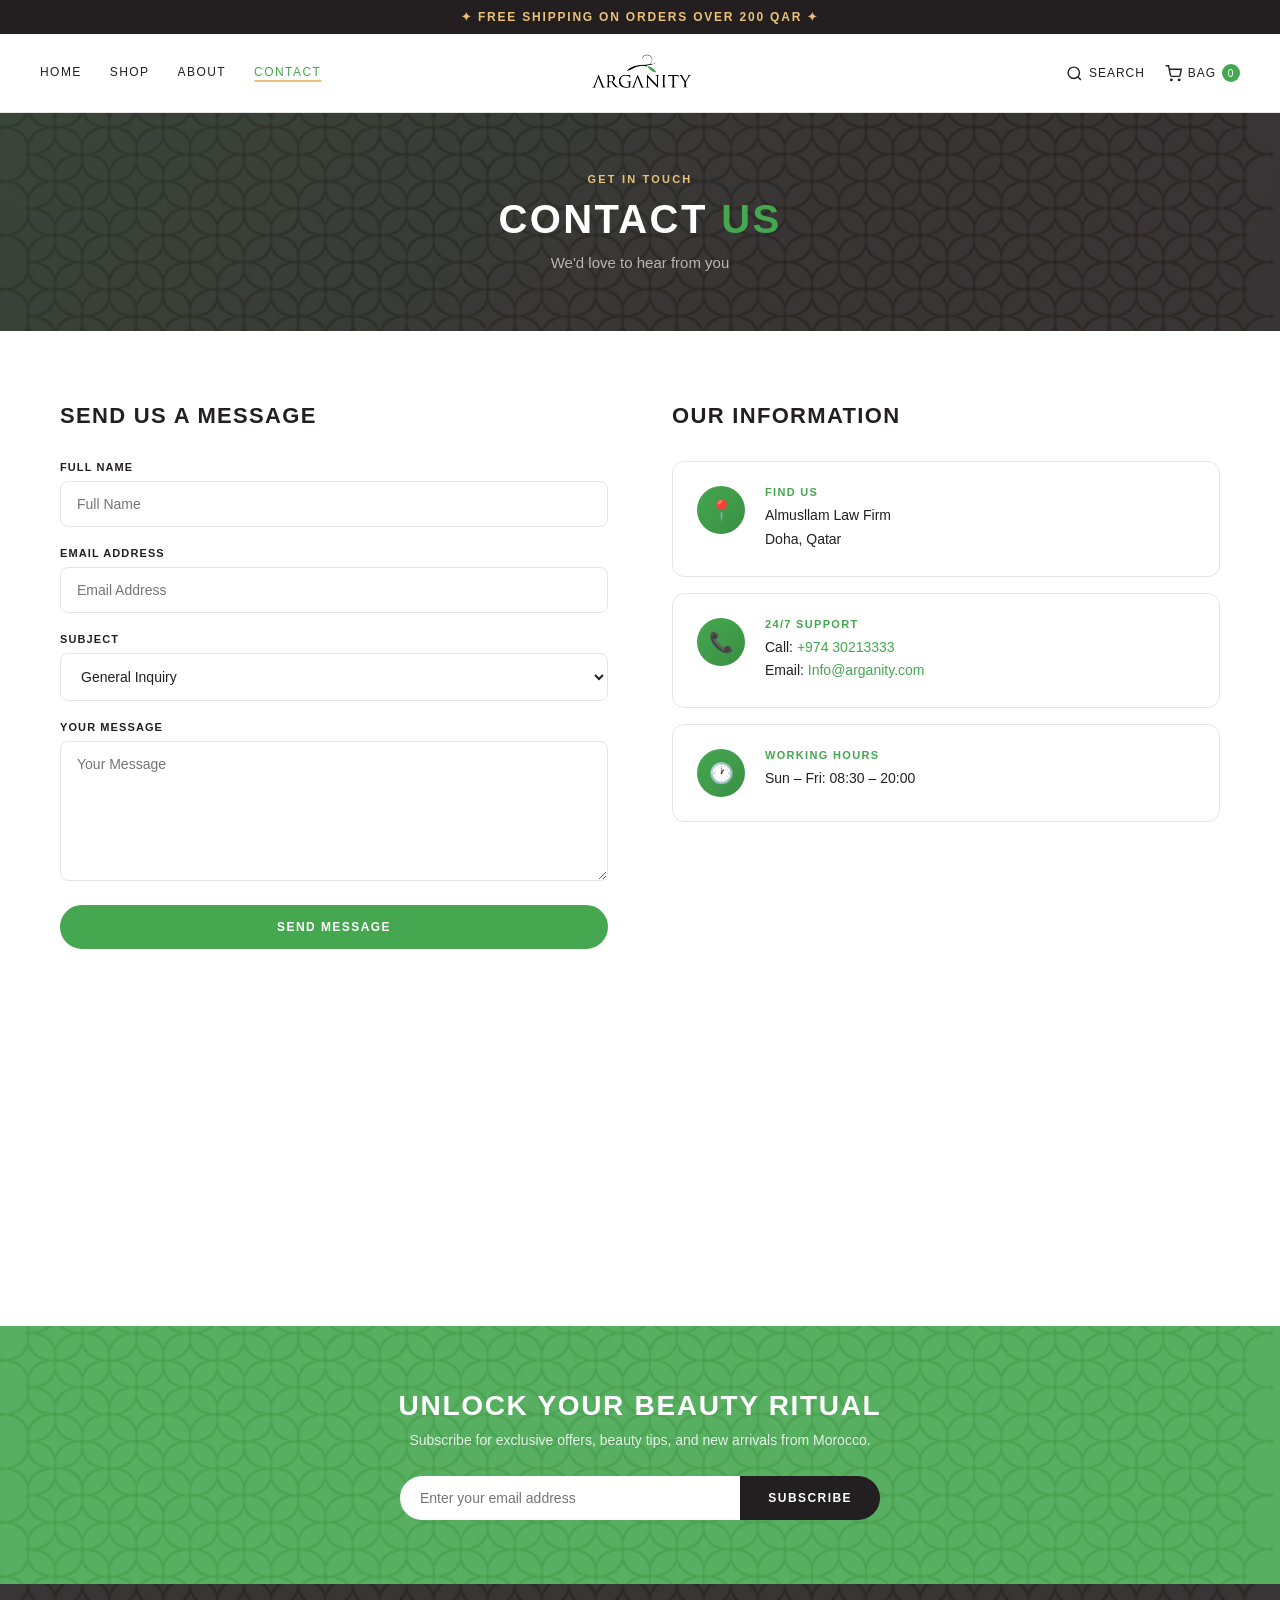
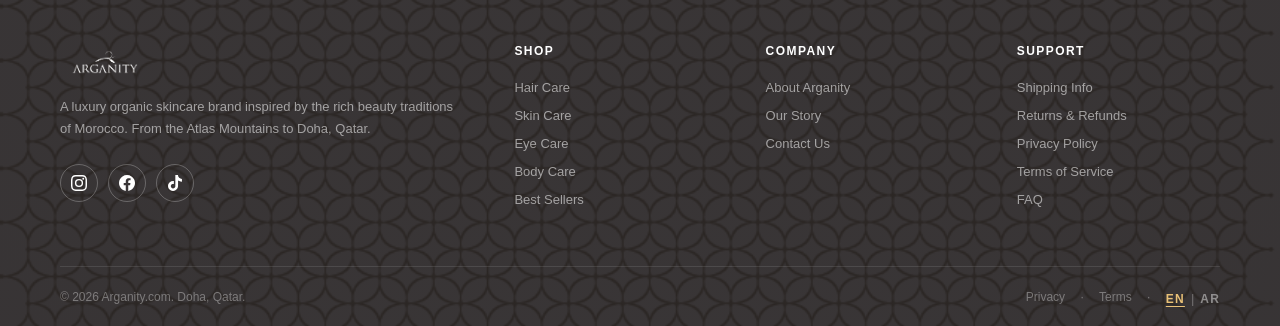
<file: contact.html>
<!DOCTYPE html>
<html lang="en" dir="ltr">
<head>
  <meta charset="UTF-8">
  <meta name="viewport" content="width=device-width, initial-scale=1.0">
  <title>Contact Us — Arganity</title>
  <link rel="preconnect" href="https://fonts.googleapis.com">
  <style>
    *, *::before, *::after { margin: 0; padding: 0; box-sizing: border-box; }
    html { scroll-behavior: smooth; }
    body { font-family: 'DIN Next LT Arabic', 'Segoe UI', Arial, sans-serif; background: #fff; color: #231f20; -webkit-font-smoothing: antialiased; }
    a { text-decoration: none; color: inherit; }
    img { max-width: 100%; display: block; }
    ul { list-style: none; }
    :root {
      --green: #45a750; --green-dark: #3a8f43; --gold: #E9C177; --gold-dark: #D4A84E;
      --black: #231f20; --white: #ffffff; --off-white: #FAFAF8; --light-grey: #F4F4F2;
      --border: #E5E5E3; --text-muted: #6B6B6B;
    }
    .container { max-width: 1240px; margin: 0 auto; padding: 0 40px; }
    .pill-btn { display: inline-block; border-radius: 50px; padding: 13px 32px; font-size: 12px; font-weight: 700; letter-spacing: 0.12em; text-transform: uppercase; cursor: pointer; transition: all 0.25s ease; border: 2px solid transparent; }
    .pill-btn-black { background: var(--black); color: #fff; border-color: var(--black); }
    .pill-btn-black:hover { background: transparent; color: var(--black); }
    .pill-btn-gold { background: var(--gold); color: #fff; border-color: var(--gold); }
    .pill-btn-gold:hover { background: transparent; color: var(--gold); }
    .pill-btn-green { background: var(--green); color: #fff; border-color: var(--green); }
    .pill-btn-green:hover { background: transparent; color: var(--green); }
    .pill-btn-outline-black { background: transparent; color: var(--black); border-color: var(--black); }
    .pill-btn-outline-black:hover { background: var(--black); color: #fff; }

    /* TOP BAR */
    .top-bar { background: var(--black); color: rgba(255,255,255,0.85); font-size: 12px; letter-spacing: 0.08em; text-align: center; padding: 10px 40px; display: flex; align-items: center; justify-content: space-between; }
    .top-bar-center { font-weight: 700; color: var(--gold); letter-spacing: 0.15em; }

    /* HEADER */
    .site-header { background: var(--white); border-bottom: 1px solid var(--border); position: sticky; top: 0; z-index: 1000; transition: box-shadow 0.3s ease; }
    .header-inner { display: grid; grid-template-columns: 1fr auto 1fr; align-items: center; padding: 18px 40px; }
    .header-nav { display: flex; gap: 28px; align-items: center; }
    .header-nav a { font-size: 12px; letter-spacing: 0.12em; text-transform: uppercase; font-weight: 400; color: var(--black); position: relative; padding-bottom: 3px; transition: color 0.2s; }
    .header-nav a::after { content: ''; position: absolute; bottom: 0; left: 50%; width: 0; height: 2px; background: var(--gold); transform: translateX(-50%); transition: width 0.3s ease; }
    .header-nav a:hover { color: var(--green); }
    .header-nav a:hover::after, .header-nav a.active::after { width: 100%; }
    .header-nav a.active { color: var(--green); }
    .header-logo { text-align: center; display: flex; align-items: center; justify-content: center; }
    .header-actions { display: flex; gap: 20px; align-items: center; justify-content: flex-end; }
    .header-actions button, .header-actions a { background: none; border: none; cursor: pointer; color: var(--black); font-size: 12px; letter-spacing: 0.08em; text-transform: uppercase; display: flex; align-items: center; gap: 6px; transition: color 0.2s; }
    .header-actions button:hover, .header-actions a:hover { color: var(--green); }
    .cart-count { background: var(--green); color: #fff; width: 18px; height: 18px; border-radius: 50%; font-size: 10px; display: flex; align-items: center; justify-content: center; }

    /* PAGE HERO BANNER */
    .page-hero { background: linear-gradient(rgba(35,31,32,0.9), rgba(35,31,32,0.9)), url('images/pattern2.png') no-repeat center/cover, var(--black); padding: 60px 0; text-align: center; position: relative; overflow: hidden; }
    .page-hero::before { content: ''; position: absolute; inset: 0; background: linear-gradient(135deg, rgba(69,167,80,0.15) 0%, transparent 60%); }
    .page-hero-eyebrow { font-size: 11px; letter-spacing: 0.2em; text-transform: uppercase; color: var(--gold); font-weight: 700; margin-bottom: 12px; position: relative; }
    .page-hero h1 { font-size: 40px; font-weight: 700; letter-spacing: 0.06em; text-transform: uppercase; color: #fff; position: relative; }
    .page-hero h1 span { color: var(--green); }
    .page-hero p { font-size: 15px; font-weight: 300; color: rgba(255,255,255,0.65); margin-top: 12px; position: relative; }

    /* SECTION */
    .section { padding: 72px 0; }
    .section-alt { background: var(--off-white); }
    .section-title { text-align: center; font-size: 26px; font-weight: 700; letter-spacing: 0.08em; text-transform: uppercase; color: var(--black); margin-bottom: 8px; }
    .section-sub { text-align: center; font-size: 14px; font-weight: 300; color: var(--text-muted); margin-bottom: 48px; }

    /* NEWSLETTER */
    .newsletter-section { background: linear-gradient(rgba(69,167,80,0.9), rgba(69,167,80,0.9)), url('images/pattern2.png') no-repeat center/cover, var(--green); padding: 64px 40px; text-align: center; }
    .newsletter-section h2 { font-size: 28px; font-weight: 700; letter-spacing: 0.06em; text-transform: uppercase; color: #fff; margin-bottom: 10px; }
    .newsletter-section p { font-size: 14px; font-weight: 300; color: rgba(255,255,255,0.85); margin-bottom: 28px; }
    .newsletter-form { display: flex; gap: 0; max-width: 480px; margin: 0 auto; }
    .newsletter-form input { flex: 1; padding: 14px 20px; border: none; border-radius: 50px 0 0 50px; font-size: 14px; outline: none; font-family: inherit; }
    .newsletter-form button { padding: 14px 28px; background: var(--black); color: #fff; border: none; border-radius: 0 50px 50px 0; font-size: 12px; font-weight: 700; letter-spacing: 0.12em; text-transform: uppercase; cursor: pointer; transition: background 0.2s; font-family: inherit; }
    .newsletter-form button:hover { background: var(--gold); }

    /* FOOTER */
    .site-footer { background: linear-gradient(rgba(35,31,32,0.9), rgba(35,31,32,0.9)), url('images/pattern2.png') no-repeat center/cover, var(--black); color: #fff; padding: 60px 0 0; }
    .footer-grid { display: grid; grid-template-columns: 2fr 1fr 1fr 1fr; gap: 48px; padding-bottom: 48px; border-bottom: 1px solid rgba(255,255,255,0.1); }
    .footer-logo-text { font-size: 20px; font-weight: 700; letter-spacing: 0.2em; text-transform: uppercase; margin-bottom: 16px; }
    .footer-tagline { font-size: 13px; font-weight: 300; line-height: 1.7; color: rgba(255,255,255,0.55); margin-bottom: 24px; }
    .footer-social { display: flex; gap: 10px; }
    .footer-social a { width: 38px; height: 38px; border-radius: 50%; border: 1px solid rgba(255,255,255,0.25); display: flex; align-items: center; justify-content: center; font-size: 14px; transition: all 0.2s; }
    .footer-social a:hover { background: var(--gold); border-color: var(--gold); }
    .footer-col h4 { font-size: 12px; font-weight: 700; letter-spacing: 0.12em; text-transform: uppercase; color: #fff; margin-bottom: 20px; }
    .footer-col ul li { margin-bottom: 10px; }
    .footer-col ul a { font-size: 13px; font-weight: 300; color: rgba(255,255,255,0.55); transition: color 0.2s; }
    .footer-col ul a:hover { color: var(--gold); }
    .footer-bottom { padding: 20px 0; display: flex; justify-content: space-between; align-items: center; font-size: 12px; color: rgba(255,255,255,0.35); }
    .footer-bottom a { color: rgba(255,255,255,0.35); }
    .footer-bottom a:hover { color: var(--gold); }

    /* LANG TOGGLE */
    .lang-switch-row { display: flex; align-items: center; gap: 6px; margin-top: 4px; }
    .lang-divider { color: rgba(0,0,0,0.2); font-size: 13px; }
    .footer-lang .lang-divider { color: rgba(255,255,255,0.3); }
    .lang-pill { background: none; border: none; cursor: pointer; font-size: 12px; font-weight: 700; letter-spacing: 0.1em; color: var(--text-muted); padding: 0; font-family: inherit; transition: color 0.2s; }
    .lang-pill:hover { color: var(--green); }
    .lang-pill.active { color: var(--green); text-decoration: underline; text-underline-offset: 3px; }
    .footer-lang .lang-pill { color: rgba(255,255,255,0.45); }
    .footer-lang .lang-pill:hover { color: var(--gold); }
    .footer-lang .lang-pill.active { color: var(--gold); text-decoration: underline; text-underline-offset: 3px; }

    /* PRODUCT CARD */
    .product-grid { display: grid; grid-template-columns: repeat(4, 1fr); gap: 24px; }
    .product-card { background: var(--white); border-radius: 8px; overflow: hidden; border: 1px solid var(--border); transition: all 0.3s ease; cursor: pointer; }
    .product-card:hover { box-shadow: 0 8px 32px rgba(0,0,0,0.1); transform: translateY(-4px); border-color: var(--gold); }
    .product-img { aspect-ratio: 1; overflow: hidden; background: var(--light-grey); display: flex; align-items: center; justify-content: center; transition: transform 0.5s ease; }
    .product-img img { width: 100%; height: 100%; object-fit: cover; display: block; }
    .product-card:hover .product-img { transform: scale(1.05); }
    .product-info { padding: 18px; }
    .product-category { font-size: 11px; letter-spacing: 0.12em; text-transform: uppercase; color: var(--gold-dark); font-weight: 700; margin-bottom: 5px; }
    .product-name { font-size: 13px; font-weight: 700; letter-spacing: 0.05em; text-transform: uppercase; margin-bottom: 6px; line-height: 1.35; }
    .product-desc { font-size: 12px; color: var(--text-muted); font-weight: 300; line-height: 1.6; margin-bottom: 10px; }
    .product-price { font-size: 15px; font-weight: 700; color: var(--black); margin-bottom: 14px; }
    .product-btns { display: flex; flex-direction: column; gap: 8px; }
    .product-btns a { width: 100%; text-align: center; font-size: 11px; font-weight: 700; letter-spacing: 0.1em; text-transform: uppercase; padding: 11px 8px; border-radius: 50px; border: 2px solid; transition: all 0.25s ease; cursor: pointer; }
    .btn-add { background: var(--green); color: #fff; border-color: var(--green); }
    .btn-add:hover { background: transparent; color: var(--green); }
    .btn-buy { background: var(--gold); color: #fff; border-color: var(--gold); }
    .btn-buy:hover { background: transparent; color: var(--gold-dark); border-color: var(--gold-dark); }

    /* HAMBURGER */
    .hamburger { display: none; flex-direction: column; justify-content: center; gap: 5px; width: 44px; height: 44px; background: none; border: none; cursor: pointer; padding: 8px; border-radius: 8px; transition: background 0.2s; }
    .hamburger:hover { background: var(--light-grey); }
    .hamburger span { display: block; width: 22px; height: 2px; background: var(--black); border-radius: 2px; transition: all 0.3s ease; transform-origin: center; }
    .hamburger.open span:nth-child(1) { transform: translateY(7px) rotate(45deg); }
    .hamburger.open span:nth-child(2) { opacity: 0; transform: scaleX(0); }
    .hamburger.open span:nth-child(3) { transform: translateY(-7px) rotate(-45deg); }

    /* MOBILE NAV */
    .mobile-nav { display: none; position: fixed; top: 0; left: 0; right: 0; bottom: 0; z-index: 2000; }
    .mobile-nav.open { display: flex; }
    .mobile-nav-backdrop { position: absolute; inset: 0; background: rgba(0,0,0,0.45); backdrop-filter: blur(2px); }
    .mobile-nav-drawer { position: relative; width: 80%; max-width: 300px; height: 100%; background: var(--white); display: flex; flex-direction: column; box-shadow: 4px 0 24px rgba(0,0,0,0.15); animation: slideIn 0.3s ease; }
    @keyframes slideIn { from { transform: translateX(-100%); } to { transform: translateX(0); } }
    .mobile-nav-header { display: flex; align-items: center; justify-content: space-between; padding: 20px 24px; border-bottom: 1px solid var(--border); }
    .mobile-nav-header img { height: 36px; }
    .mobile-nav-close { width: 36px; height: 36px; border-radius: 50%; background: var(--light-grey); border: none; font-size: 16px; cursor: pointer; display: flex; align-items: center; justify-content: center; }
    .mobile-nav-links { flex: 1; overflow-y: auto; padding: 16px 0; }
    .mobile-nav-links a { display: flex; align-items: center; padding: 16px 24px; font-size: 14px; font-weight: 700; letter-spacing: 0.1em; text-transform: uppercase; color: var(--black); border-bottom: 1px solid var(--border); transition: color 0.2s, background 0.2s; }
    .mobile-nav-links a:hover { color: var(--green); background: #f9fff9; }
    .mobile-nav-footer { padding: 24px; border-top: 1px solid var(--border); display: flex; flex-direction: column; gap: 10px; }
    .mobile-nav-footer a { font-size: 12px; color: var(--text-muted); letter-spacing: 0.08em; }

    /* BACK TO TOP */
    #back-to-top { position: fixed; bottom: 28px; right: 28px; width: 44px; height: 44px; border-radius: 50%; background: var(--green); color: #fff; border: none; font-size: 18px; cursor: pointer; z-index: 9999; display: flex; align-items: center; justify-content: center; box-shadow: 0 4px 16px rgba(69,167,80,0.4); transition: all 0.3s; opacity: 0; visibility: hidden; }
    #back-to-top.visible { opacity: 1; visibility: visible; }
    #back-to-top:hover { background: var(--gold); transform: translateY(-3px); }

    /* RTL */
    [dir="rtl"] { font-family: 'DIN Next LT Arabic', 'Segoe UI', Arial, sans-serif; }
    [dir="rtl"] .header-nav { flex-direction: row-reverse; }
    [dir="rtl"] .header-actions { flex-direction: row-reverse; }
    [dir="rtl"] .header-inner { direction: rtl; }
    [dir="rtl"] .footer-grid { direction: rtl; text-align: right; }
    [dir="rtl"] .footer-social { flex-direction: row-reverse; }
    [dir="rtl"] .footer-bottom { flex-direction: row-reverse; }
    [dir="rtl"] .mobile-nav-links a { text-align: right; justify-content: flex-end; }
    [dir="rtl"] .mobile-nav-drawer { left: auto; right: 0; animation-name: slideInRTL; }
    [dir="rtl"] .newsletter-form { flex-direction: row-reverse; }
    [dir="rtl"] .newsletter-form input { border-radius: 0 50px 50px 0; }
    [dir="rtl"] .newsletter-form button { border-radius: 50px 0 0 50px; }
    [dir="rtl"] .product-info { text-align: right; }
    [dir="rtl"] .trust-item { flex-direction: row-reverse; text-align: right; }
    @keyframes slideInRTL { from { transform: translateX(100%); } to { transform: translateX(0); } }

    /* RESPONSIVE */
    @media (max-width: 1024px) {
      .product-grid { grid-template-columns: repeat(2, 1fr); }
      .footer-grid { grid-template-columns: 1fr 1fr; }
    }
    @media (max-width: 768px) {
      .container { padding: 0 16px; }
      .section { padding: 48px 0; }
      .top-bar { padding: 8px 16px; justify-content: center; }
      .header-inner { grid-template-columns: 1fr auto 1fr; padding: 12px 16px; gap: 8px; }
      .header-nav { display: none; }
      .header-logo img { height: 34px; margin: 0 auto; }
      .hamburger { display: flex; justify-content: flex-start; }
      .header-actions { gap: 12px; justify-content: flex-end; }
      .header-actions button span:not(.cart-count), .header-actions a span:not(.cart-count) { display: none; }
      .page-hero h1 { font-size: 26px; }
      .product-grid { grid-template-columns: repeat(2, 1fr); gap: 12px; }
      .product-info { padding: 12px; }
      .product-name { font-size: 12px; }
      .product-btns a { font-size: 10px; padding: 10px 6px; }
      .footer-grid { grid-template-columns: 1fr; gap: 0; padding-bottom: 0; border-bottom: none; }
      .footer-grid > div { padding: 20px 0; border-bottom: 1px solid rgba(255,255,255,0.1); }
      .footer-bottom { flex-direction: column; gap: 8px; text-align: center; padding: 16px 0; font-size: 11px; }
      .newsletter-section { padding: 48px 20px; }
      .newsletter-form { flex-direction: column; gap: 10px; }
      .newsletter-form input { border-radius: 50px; width: 100%; }
      .newsletter-form button { border-radius: 50px; width: 100%; }
      #back-to-top { bottom: 16px; right: 16px; width: 40px; height: 40px; }
      [dir="rtl"] .newsletter-form input { border-radius: 50px; }
      [dir="rtl"] .newsletter-form button { border-radius: 50px; }
    }

    /* CONTACT PAGE SPECIFIC */
    .contact-layout { display: grid; grid-template-columns: 1fr 1fr; gap: 64px; align-items: start; }
    .contact-form-wrap h2 { font-size: 22px; font-weight: 700; letter-spacing: 0.06em; text-transform: uppercase; margin-bottom: 32px; }
    .form-group { margin-bottom: 20px; }
    .form-group label { display: block; font-size: 11px; font-weight: 700; letter-spacing: 0.1em; text-transform: uppercase; color: var(--black); margin-bottom: 8px; }
    .form-group input, .form-group select, .form-group textarea { width: 100%; padding: 14px 16px; border: 1.5px solid var(--border); border-radius: 8px; font-size: 14px; font-family: inherit; color: var(--black); background: var(--white); transition: border-color 0.2s; outline: none; }
    .form-group input:focus, .form-group select:focus, .form-group textarea:focus { border-color: var(--green); }
    .form-group textarea { height: 140px; resize: vertical; }
    .contact-info-wrap h2 { font-size: 22px; font-weight: 700; letter-spacing: 0.06em; text-transform: uppercase; margin-bottom: 32px; }
    .contact-card { display: flex; gap: 20px; align-items: flex-start; padding: 24px; border: 1.5px solid var(--border); border-radius: 12px; margin-bottom: 16px; transition: border-color 0.3s, box-shadow 0.3s; }
    .contact-card:hover { border-color: var(--green); box-shadow: 0 4px 16px rgba(69,167,80,0.1); }
    .contact-card-icon { width: 48px; height: 48px; border-radius: 50%; background: linear-gradient(135deg, var(--green), var(--green-dark)); display: flex; align-items: center; justify-content: center; font-size: 20px; flex-shrink: 0; }
    .contact-card-title { font-size: 11px; font-weight: 700; letter-spacing: 0.12em; text-transform: uppercase; color: var(--green); margin-bottom: 6px; }
    .contact-card-text { font-size: 14px; color: var(--black); line-height: 1.7; }
    .contact-card-text a { color: var(--green); }
    .map-wrap { margin-top: 48px; border-radius: 12px; overflow: hidden; }
    @media (max-width: 768px) {
      .contact-layout { grid-template-columns: 1fr; gap: 40px; }
    }
    [dir="rtl"] .contact-layout { direction: rtl; }
    [dir="rtl"] .contact-card { flex-direction: row-reverse; text-align: right; }
    [dir="rtl"] .form-group label { text-align: right; }
  </style>
</head>
<body>

  <!-- TOP BAR -->
  <div class="top-bar" style="justify-content:center;">
    <div class="top-bar-center" style="position:static;transform:none;" data-i18n="topbar-shipping">✦ FREE SHIPPING ON ORDERS OVER 200 QAR ✦</div>
  </div>

  <!-- HEADER -->
  <header class="site-header">
    <div class="header-inner">
      <button class="hamburger" id="hamburger" aria-label="Open menu">
        <span></span><span></span><span></span>
      </button>
      <nav class="header-nav">
        <a href="index.html" data-i18n="nav-home">Home</a>
        <a href="shop.html" data-i18n="nav-shop">Shop</a>
        <a href="about.html" data-i18n="nav-about">About</a>
        <a href="contact.html" class="active" data-i18n="nav-contact">Contact</a>
      </nav>
      <div class="header-logo">
        <a href="index.html">
          <img src="images/logo.png.png" alt="Arganity" style="height:42px;width:auto;display:block;">
        </a>
      </div>
      <div class="header-actions">
        <button aria-label="Search">
          <svg width="17" height="17" viewBox="0 0 24 24" fill="none" stroke="currentColor" stroke-width="2"><circle cx="11" cy="11" r="8"/><path d="M21 21l-4.35-4.35"/></svg>
          <span>Search</span>
        </button>
        <a href="shop.html" aria-label="Shopping bag">
          <svg width="17" height="17" viewBox="0 0 24 24" fill="none" stroke="currentColor" stroke-width="2"><circle cx="9" cy="21" r="1"/><circle cx="20" cy="21" r="1"/><path d="M1 1h4l2.68 13.39a2 2 0 0 0 2 1.61h9.72a2 2 0 0 0 2-1.61L23 6H6"/></svg>
          <span>Bag</span>
          <span class="cart-count">0</span>
        </a>
      </div>
    </div>
  </header>

  <!-- MOBILE NAV DRAWER -->
  <div class="mobile-nav" id="mobileNav" role="dialog" aria-modal="true">
    <div class="mobile-nav-backdrop" id="mobileNavBackdrop"></div>
    <div class="mobile-nav-drawer">
      <div class="mobile-nav-header">
        <img src="images/logo.png.png" alt="Arganity">
        <button class="mobile-nav-close" id="mobileNavClose">✕</button>
      </div>
      <nav class="mobile-nav-links">
        <a href="index.html" data-i18n="nav-home">Home</a>
        <a href="shop.html" data-i18n="nav-shop">Shop</a>
        <a href="shop.html?cat=haircare" data-i18n="cat-1" style="font-size:12px;padding-left:36px;color:var(--text-muted);font-weight:400;">Hair Care</a>
        <a href="shop.html?cat=skincare" data-i18n="cat-2" style="font-size:12px;padding-left:36px;color:var(--text-muted);font-weight:400;">Skin Care</a>
        <a href="shop.html?cat=eyecare" data-i18n="cat-3" style="font-size:12px;padding-left:36px;color:var(--text-muted);font-weight:400;">Eye Care</a>
        <a href="shop.html?cat=bodycare" data-i18n="cat-4" style="font-size:12px;padding-left:36px;color:var(--text-muted);font-weight:400;">Body Care</a>
        <a href="about.html" data-i18n="nav-about">About</a>
        <a href="contact.html" data-i18n="nav-contact">Contact</a>
      </nav>
      <div class="mobile-nav-footer">
        <a href="#">My Account</a>
        <a href="contact.html">Customer Service</a>
        <div class="lang-switch-row">
          <button class="lang-pill lang-toggle active" data-lang="en">EN</button>
          <span class="lang-divider">|</span>
          <button class="lang-pill lang-toggle" data-lang="ar">AR</button>
        </div>
      </div>
    </div>
  </div>

  <!-- PAGE HERO -->
  <section class="page-hero">
    <div class="page-hero-eyebrow" data-i18n="contact-eyebrow">Get In Touch</div>
    <h1 data-i18n="contact-title">Contact <span>Us</span></h1>
    <p data-i18n="contact-sub">We'd love to hear from you</p>
  </section>

  <!-- CONTACT SECTION -->
  <section class="section">
    <div class="container">
      <div class="contact-layout">

        <!-- FORM -->
        <div class="contact-form-wrap">
          <h2 data-i18n="contact-form-h">Send Us a Message</h2>
          <form onsubmit="return false;">
            <div class="form-group">
              <label data-i18n="contact-name">Full Name</label>
              <input type="text" data-i18n-placeholder="contact-name" placeholder="Full Name">
            </div>
            <div class="form-group">
              <label data-i18n="contact-email">Email Address</label>
              <input type="email" data-i18n-placeholder="contact-email" placeholder="Email Address">
            </div>
            <div class="form-group">
              <label data-i18n="contact-subject">Subject</label>
              <select>
                <option value="general" data-i18n="subject-general">General Inquiry</option>
                <option value="order" data-i18n="subject-order">Order Support</option>
                <option value="product" data-i18n="subject-product">Product Question</option>
                <option value="wholesale" data-i18n="subject-wholesale">Wholesale</option>
              </select>
            </div>
            <div class="form-group">
              <label data-i18n="contact-message">Your Message</label>
              <textarea data-i18n-placeholder="contact-message" placeholder="Your Message"></textarea>
            </div>
            <button type="submit" class="pill-btn pill-btn-green" style="width:100%;justify-content:center;display:flex;" data-i18n="contact-submit">Send Message</button>
          </form>
        </div>

        <!-- INFO -->
        <div class="contact-info-wrap">
          <h2 data-i18n="contact-info-h">Our Information</h2>

          <div class="contact-card">
            <div class="contact-card-icon">📍</div>
            <div>
              <div class="contact-card-title">Find Us</div>
              <div class="contact-card-text">Almusllam Law Firm<br>Doha, Qatar</div>
            </div>
          </div>

          <div class="contact-card">
            <div class="contact-card-icon">📞</div>
            <div>
              <div class="contact-card-title">24/7 Support</div>
              <div class="contact-card-text">
                Call: <a href="tel:+97430213333">+974 30213333</a><br>
                Email: <a href="mailto:Info@arganity.com">Info@arganity.com</a>
              </div>
            </div>
          </div>

          <div class="contact-card">
            <div class="contact-card-icon">🕐</div>
            <div>
              <div class="contact-card-title">Working Hours</div>
              <div class="contact-card-text">Sun – Fri: 08:30 – 20:00</div>
            </div>
          </div>

          <!-- MAP -->
          <div class="map-wrap">
            <iframe src="https://www.google.com/maps/embed?pb=!1m18!1m12!1m3!1d3608.5!2d51.5310!3d25.2854!2m3!1f0!2f0!3f0!3m2!1i1024!2i768!4f13.1!3m3!1m2!1s0x0%3A0x0!2zMjXCsDE3JzA3LjQiTiA1McKwMzEnNTEuNiJF!5e0!3m2!1sen!2sqa!4v1234567890" width="100%" height="380" style="border:0;border-radius:12px;" allowfullscreen="" loading="lazy"></iframe>
          </div>
        </div>

      </div>
    </div>
  </section>

  <!-- NEWSLETTER -->
  <section class="newsletter-section">
    <h2 data-i18n="nl-title">Unlock Your Beauty Ritual</h2>
    <p data-i18n="nl-sub">Subscribe for exclusive offers, beauty tips, and new arrivals from Morocco.</p>
    <form class="newsletter-form" onsubmit="return false;">
      <input type="email" data-i18n-placeholder="nl-placeholder" placeholder="Enter your email address">
      <button type="submit" data-i18n="nl-btn">Subscribe</button>
    </form>
  </section>

  <!-- FOOTER -->
  <footer class="site-footer">
    <div class="container">
      <div class="footer-grid">
        <div>
          <div class="footer-logo-text"><img src="images/logo1.png.png" alt="Arganity" style="height:36px;width:auto;filter:brightness(0) invert(1);display:block;"></div>
          <p class="footer-tagline" data-i18n="footer-tagline">A luxury organic skincare brand inspired by the rich beauty traditions of Morocco. From the Atlas Mountains to Doha, Qatar.</p>
          <div class="footer-social">
            <a href="#" aria-label="Instagram"><svg width="16" height="16" viewBox="0 0 24 24" fill="currentColor"><path d="M12 2.163c3.204 0 3.584.012 4.85.07 3.252.148 4.771 1.691 4.919 4.919.058 1.265.069 1.645.069 4.849 0 3.205-.012 3.584-.069 4.849-.149 3.225-1.664 4.771-4.919 4.919-1.266.058-1.644.07-4.85.07-3.204 0-3.584-.012-4.849-.07-3.26-.149-4.771-1.699-4.919-4.92-.058-1.265-.07-1.644-.07-4.849 0-3.204.013-3.583.07-4.849.149-3.227 1.664-4.771 4.919-4.919 1.266-.057 1.645-.069 4.849-.069zM12 0C8.741 0 8.333.014 7.053.072 2.695.272.273 2.69.073 7.052.014 8.333 0 8.741 0 12c0 3.259.014 3.668.072 4.948.2 4.358 2.618 6.78 6.98 6.98C8.333 23.986 8.741 24 12 24c3.259 0 3.668-.014 4.948-.072 4.354-.2 6.782-2.618 6.979-6.98.059-1.28.073-1.689.073-4.948 0-3.259-.014-3.667-.072-4.947-.196-4.354-2.617-6.78-6.979-6.98C15.668.014 15.259 0 12 0zm0 5.838a6.162 6.162 0 1 0 0 12.324 6.162 6.162 0 0 0 0-12.324zM12 16a4 4 0 1 1 0-8 4 4 0 0 1 0 8zm6.406-11.845a1.44 1.44 0 1 0 0 2.881 1.44 1.44 0 0 0 0-2.881z"/></svg></a>
            <a href="#" aria-label="Facebook"><svg width="16" height="16" viewBox="0 0 24 24" fill="currentColor"><path d="M24 12.073c0-6.627-5.373-12-12-12s-12 5.373-12 12c0 5.99 4.388 10.954 10.125 11.854v-8.385H7.078v-3.47h3.047V9.43c0-3.007 1.792-4.669 4.533-4.669 1.312 0 2.686.235 2.686.235v2.953H15.83c-1.491 0-1.956.925-1.956 1.874v2.25h3.328l-.532 3.47h-2.796v8.385C19.612 23.027 24 18.062 24 12.073z"/></svg></a>
            <a href="#" aria-label="TikTok"><svg width="16" height="16" viewBox="0 0 24 24" fill="currentColor"><path d="M12.525.02c1.31-.02 2.61-.01 3.91-.02.08 1.53.63 3.09 1.75 4.17 1.12 1.11 2.7 1.62 4.24 1.79v4.03c-1.44-.05-2.89-.35-4.2-.97-.57-.26-1.1-.59-1.62-.93-.01 2.92.01 5.84-.02 8.75-.08 1.4-.54 2.79-1.35 3.94-1.31 1.92-3.58 3.17-5.91 3.21-1.43.08-2.86-.31-4.08-1.03-2.02-1.19-3.44-3.37-3.65-5.71-.02-.5-.03-1-.01-1.49.18-1.9 1.12-3.72 2.58-4.96 1.66-1.44 3.98-2.13 6.15-1.72.02 1.48-.04 2.96-.04 4.44-.99-.32-2.15-.23-3.02.37-.63.41-1.11 1.04-1.36 1.75-.21.51-.15 1.07-.14 1.61.24 1.64 1.82 3.02 3.5 2.87 1.12-.01 2.19-.66 2.77-1.61.19-.33.4-.67.41-1.06.1-1.79.06-3.57.07-5.36.01-4.03-.01-8.05.02-12.07z"/></svg></a>
          </div>
        </div>
        <div class="footer-col">
          <h4 data-i18n="footer-shop-h">Shop</h4>
          <ul>
            <li><a href="shop.html?cat=haircare" data-i18n="cat-1">Hair Care</a></li>
            <li><a href="shop.html?cat=skincare" data-i18n="cat-2">Skin Care</a></li>
            <li><a href="shop.html?cat=eyecare" data-i18n="cat-3">Eye Care</a></li>
            <li><a href="shop.html?cat=bodycare" data-i18n="cat-4">Body Care</a></li>
            <li><a href="shop.html" data-i18n="f-best">Best Sellers</a></li>
          </ul>
        </div>
        <div class="footer-col">
          <h4 data-i18n="footer-company-h">Company</h4>
          <ul>
            <li><a href="about.html" data-i18n="f-about">About Arganity</a></li>
            <li><a href="about.html" data-i18n="f-story">Our Story</a></li>
            <li><a href="contact.html" data-i18n="f-contact">Contact Us</a></li>
          </ul>
        </div>
        <div class="footer-col">
          <h4 data-i18n="footer-support-h">Support</h4>
          <ul>
            <li><a href="#" data-i18n="f-shipping">Shipping Info</a></li>
            <li><a href="#" data-i18n="f-returns">Returns & Refunds</a></li>
            <li><a href="#" data-i18n="f-privacy">Privacy Policy</a></li>
            <li><a href="#" data-i18n="f-terms">Terms of Service</a></li>
            <li><a href="#" data-i18n="f-faq">FAQ</a></li>
          </ul>
        </div>
      </div>
      <div class="footer-bottom">
        <span data-i18n="footer-copy">© 2026 Arganity.com. Doha, Qatar.</span>
        <span style="display:flex;align-items:center;gap:12px;">
          <a href="#">Privacy</a> &nbsp;·&nbsp;
          <a href="#">Terms</a>
          &nbsp;·&nbsp;
          <span class="lang-switch-row footer-lang">
            <button class="lang-pill lang-toggle active" data-lang="en">EN</button>
            <span class="lang-divider">|</span>
            <button class="lang-pill lang-toggle" data-lang="ar">AR</button>
          </span>
        </span>
      </div>
    </div>
  </footer>
  <button id="back-to-top">↑</button>

  <script>
    var backBtn = document.getElementById('back-to-top');
    backBtn.addEventListener('click', function() { window.scrollTo({ top: 0, behavior: 'smooth' }); });
    var header = document.querySelector('.site-header');
    window.addEventListener('scroll', function() {
      header.style.boxShadow = window.pageYOffset > 50 ? '0 2px 16px rgba(0,0,0,0.08)' : 'none';
      backBtn.classList.toggle('visible', window.pageYOffset > 400);
    }, { passive: true });
    var hamburger = document.getElementById('hamburger');
    var mobileNav = document.getElementById('mobileNav');
    var mobileNavClose = document.getElementById('mobileNavClose');
    var backdrop = document.getElementById('mobileNavBackdrop');
    function openNav() { mobileNav.classList.add('open'); hamburger.classList.add('open'); document.body.style.overflow = 'hidden'; }
    function closeNav() { mobileNav.classList.remove('open'); hamburger.classList.remove('open'); document.body.style.overflow = ''; }
    hamburger.addEventListener('click', openNav);
    mobileNavClose.addEventListener('click', closeNav);
    backdrop.addEventListener('click', closeNav);
    document.addEventListener('keydown', function(e) { if (e.key === 'Escape') closeNav(); });
    document.querySelectorAll('.mobile-nav-links a').forEach(function(link) { link.addEventListener('click', closeNav); });

    var translations = {
      en: {
        'topbar-shipping': '✦ FREE SHIPPING ON ORDERS OVER 200 QAR ✦',
        'nav-home': 'Home', 'nav-shop': 'Shop', 'nav-about': 'About', 'nav-contact': 'Contact',
        'cat-1': 'Hair Care', 'cat-2': 'Skin Care', 'cat-3': 'Eye Care', 'cat-4': 'Body Care',
        'btn-shop-now': 'Shop Now', 'btn-add-cart': 'Add to Cart', 'btn-buy-now': 'Buy Now',
        'trust-4-title': 'Have Questions?',
        'nl-title': 'Unlock Your Beauty Ritual',
        'nl-sub': 'Subscribe for exclusive offers, beauty tips, and new arrivals from Morocco.',
        'nl-placeholder': 'Enter your email address', 'nl-btn': 'Subscribe',
        'footer-tagline': 'A luxury organic skincare brand inspired by the rich beauty traditions of Morocco. From the Atlas Mountains to Doha, Qatar.',
        'footer-shop-h': 'Shop', 'f-best': 'Best Sellers',
        'footer-company-h': 'Company', 'f-about': 'About Arganity', 'f-story': 'Our Story', 'f-contact': 'Contact Us', 'f-blog': 'Blog',
        'footer-support-h': 'Support', 'f-shipping': 'Shipping Info', 'f-returns': 'Returns & Refunds', 'f-privacy': 'Privacy Policy', 'f-terms': 'Terms of Service', 'f-faq': 'FAQ',
        'footer-copy': '© 2026 Arganity.com. Doha, Qatar.',
        'contact-eyebrow': 'Get In Touch', 'contact-title': 'Contact <span>Us</span>', 'contact-sub': "We'd love to hear from you",
        'contact-form-h': 'Send Us a Message', 'contact-info-h': 'Our Information', 'contact-submit': 'Send Message',
        'contact-name': 'Full Name', 'contact-email': 'Email Address', 'contact-subject': 'Subject', 'contact-message': 'Your Message',
        'subject-general': 'General Inquiry', 'subject-order': 'Order Support', 'subject-product': 'Product Question', 'subject-wholesale': 'Wholesale'
      },
      ar: {
        'topbar-shipping': '✦ شحن مجاني للطلبات فوق 200 ريال قطري ✦',
        'nav-home': 'الرئيسية', 'nav-shop': 'المتجر', 'nav-about': 'من نحن', 'nav-contact': 'تواصل معنا',
        'cat-1': 'العناية بالشعر', 'cat-2': 'العناية بالبشرة', 'cat-3': 'العناية بالعيون', 'cat-4': 'العناية بالجسم',
        'btn-shop-now': 'تسوق الآن', 'btn-add-cart': 'أضف للسلة', 'btn-buy-now': 'اشتري الآن',
        'trust-4-title': 'هل لديك سؤال؟',
        'nl-title': 'اكتشفي طقوس جمالك',
        'nl-sub': 'اشتركي للحصول على عروض حصرية ونصائح تجميلية ووصولات جديدة من المغرب.',
        'nl-placeholder': 'أدخل بريدك الإلكتروني', 'nl-btn': 'اشترك',
        'footer-tagline': 'علامة تجارية فاخرة للعناية بالبشرة مستوحاة من تقاليد الجمال المغربية الغنية.',
        'footer-shop-h': 'تسوق', 'f-best': 'الأكثر مبيعاً',
        'footer-company-h': 'الشركة', 'f-about': 'عن أرغانيتي', 'f-story': 'قصتنا', 'f-contact': 'تواصل معنا', 'f-blog': 'المدونة',
        'footer-support-h': 'الدعم', 'f-shipping': 'معلومات الشحن', 'f-returns': 'الإرجاع والاسترداد', 'f-privacy': 'سياسة الخصوصية', 'f-terms': 'شروط الخدمة', 'f-faq': 'الأسئلة الشائعة',
        'footer-copy': '© 2026 Arganity.com. الدوحة، قطر.',
        'contact-eyebrow': 'تواصل معنا', 'contact-title': 'اتصل <span>بنا</span>', 'contact-sub': 'يسعدنا سماعك',
        'contact-form-h': 'أرسل لنا رسالة', 'contact-info-h': 'معلوماتنا', 'contact-submit': 'إرسال الرسالة',
        'contact-name': 'الاسم الكامل', 'contact-email': 'البريد الإلكتروني', 'contact-subject': 'الموضوع', 'contact-message': 'رسالتك',
        'subject-general': 'استفسار عام', 'subject-order': 'دعم الطلبات', 'subject-product': 'سؤال عن منتج', 'subject-wholesale': 'البيع بالجملة'
      }
    };
    var currentLang = 'en';
    function applyLanguage(lang) {
      var t = translations[lang];
      document.querySelectorAll('[data-i18n]').forEach(function(el) { var key = el.getAttribute('data-i18n'); if (t[key] !== undefined) el.innerHTML = t[key]; });
      document.querySelectorAll('[data-i18n-placeholder]').forEach(function(el) { var key = el.getAttribute('data-i18n-placeholder'); if (t[key] !== undefined) el.placeholder = t[key]; });
      document.documentElement.setAttribute('dir', lang === 'ar' ? 'rtl' : 'ltr');
      document.documentElement.setAttribute('lang', lang);
      document.querySelectorAll('.lang-pill').forEach(function(btn) { btn.classList.toggle('active', btn.getAttribute('data-lang') === lang); });
      currentLang = lang;
    }
    document.querySelectorAll('.lang-pill').forEach(function(btn) { btn.addEventListener('click', function() { applyLanguage(btn.getAttribute('data-lang')); }); });
  </script>
</body>
</html>
</file>
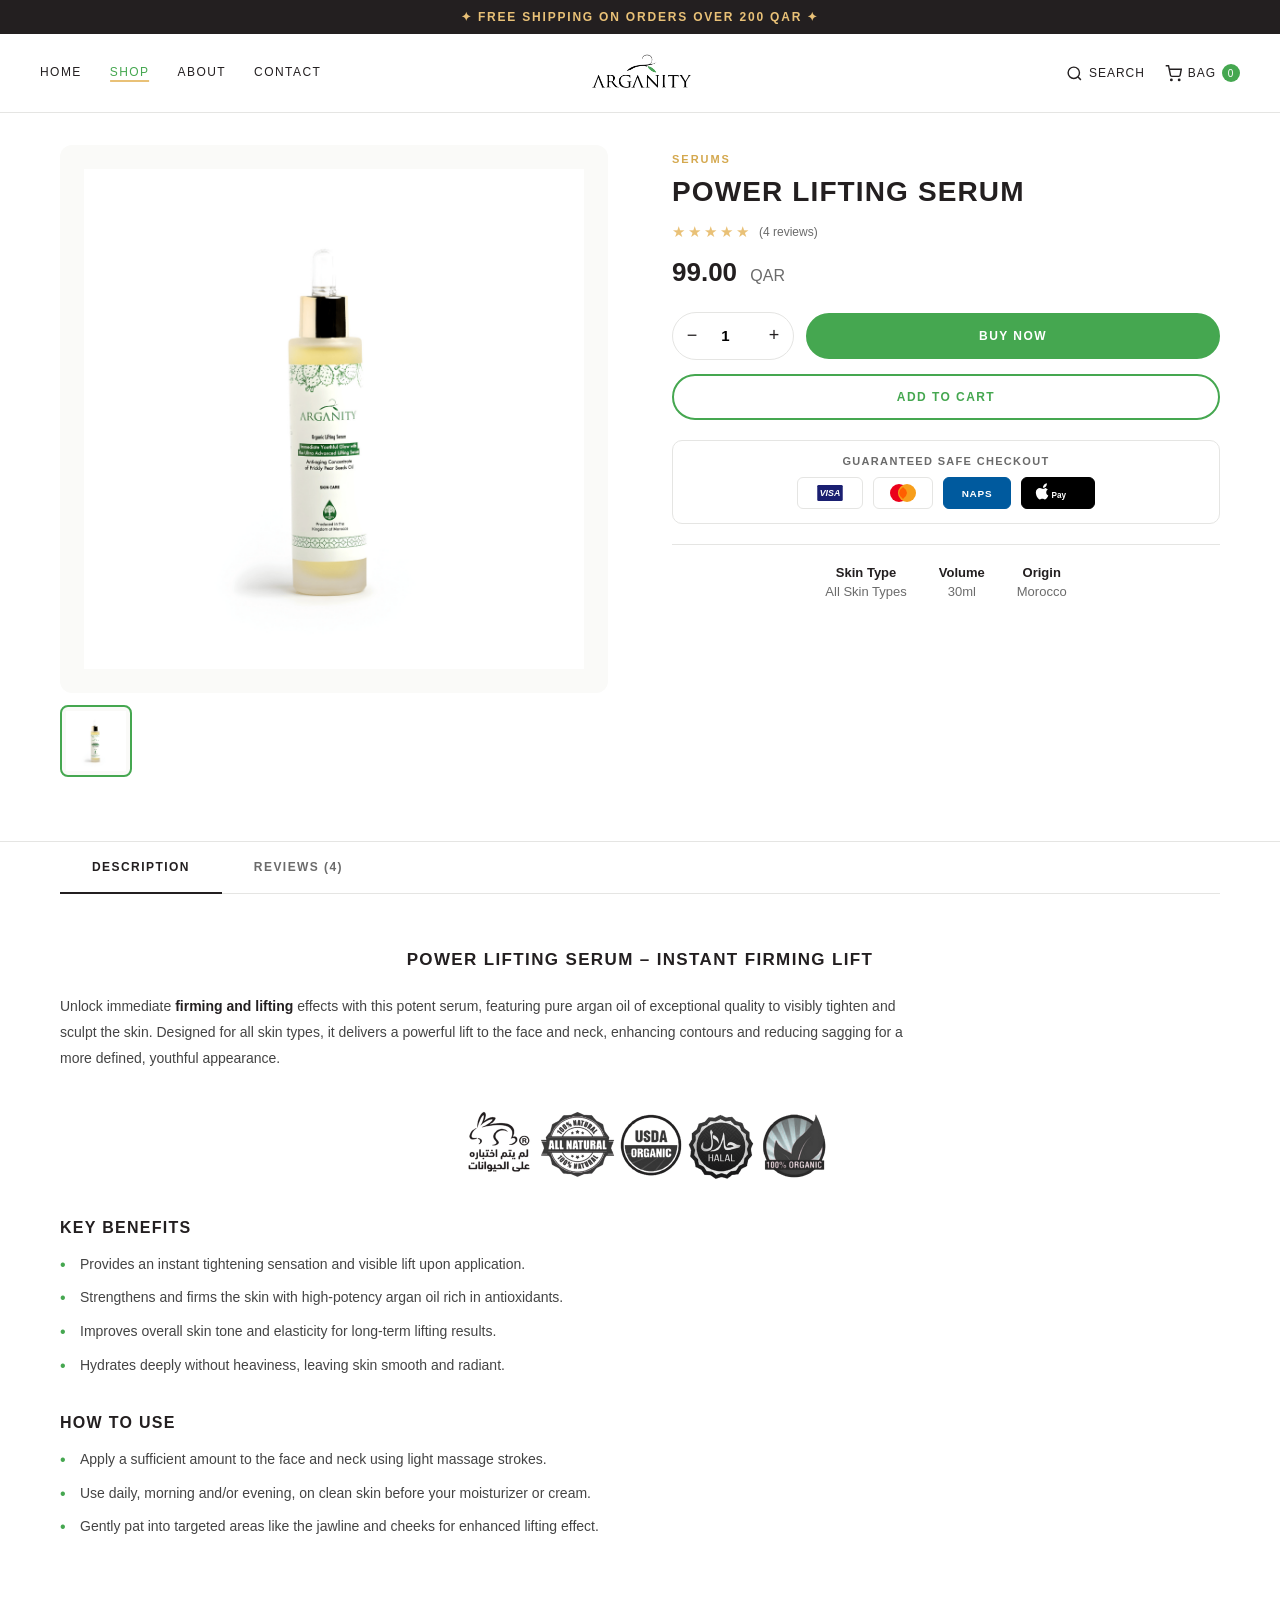
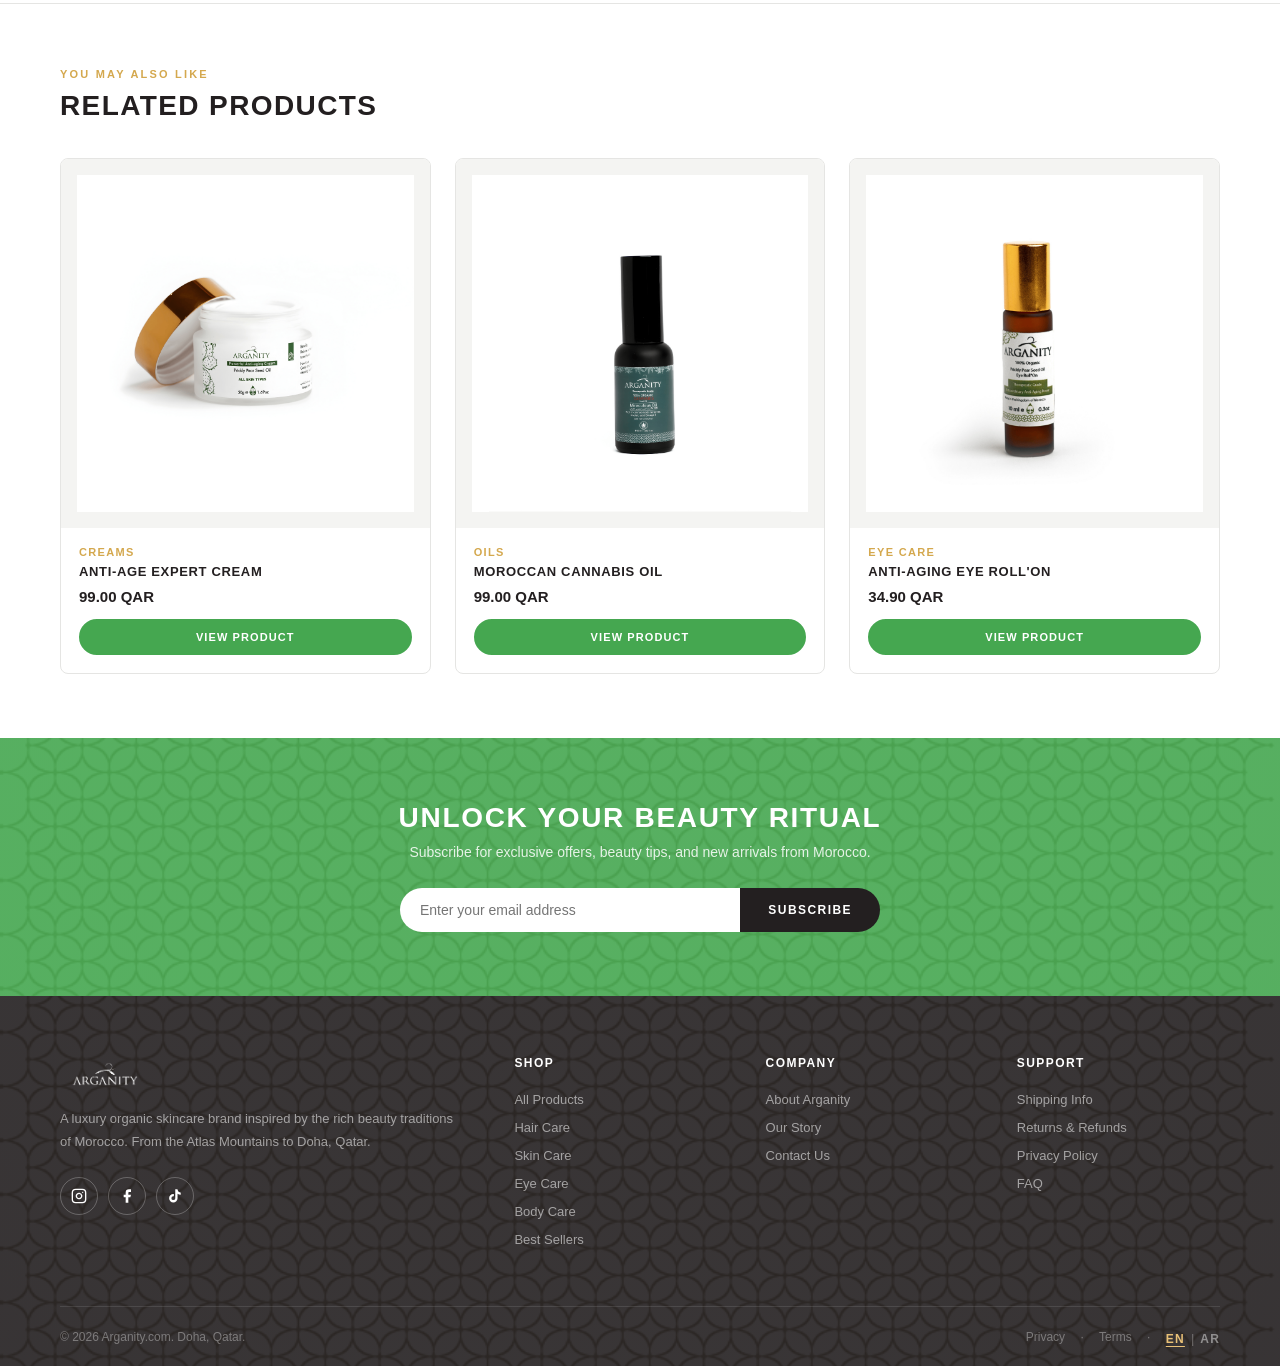
<file: product.html>
<!DOCTYPE html>
<html lang="en" dir="ltr">
<head>
  <meta charset="UTF-8">
  <meta name="viewport" content="width=device-width, initial-scale=1.0">
  <title>Product — Arganity</title>
  <style>
    *, *::before, *::after { margin: 0; padding: 0; box-sizing: border-box; }
    html { scroll-behavior: smooth; }
    body { font-family: 'DIN Next LT Arabic', 'Segoe UI', Arial, sans-serif; background: #fff; color: #231f20; -webkit-font-smoothing: antialiased; }
    a { text-decoration: none; color: inherit; }
    img { max-width: 100%; display: block; }
    ul { list-style: none; }
    :root {
      --green: #45a750; --green-dark: #3a8f43; --gold: #E9C177; --gold-dark: #D4A84E;
      --black: #231f20; --white: #ffffff; --off-white: #FAFAF8; --light-grey: #F4F4F2;
      --border: #E5E5E3; --text-muted: #6B6B6B;
    }
    .container { max-width: 1240px; margin: 0 auto; padding: 0 40px; }

    /* TOP BAR */
    .top-bar { background: var(--black); font-size: 12px; text-align: center; padding: 10px 40px; display: flex; align-items: center; justify-content: center; }
    .top-bar-center { font-weight: 700; color: var(--gold); letter-spacing: 0.15em; }

    /* HEADER */
    .site-header { background: var(--white); border-bottom: 1px solid var(--border); position: sticky; top: 0; z-index: 1000; transition: box-shadow 0.3s ease; }
    .header-inner { display: grid; grid-template-columns: 1fr auto 1fr; align-items: center; padding: 18px 40px; }
    .header-nav { display: flex; gap: 28px; align-items: center; }
    .header-nav a { font-size: 12px; letter-spacing: 0.12em; text-transform: uppercase; font-weight: 400; color: var(--black); position: relative; padding-bottom: 3px; transition: color 0.2s; }
    .header-nav a::after { content: ''; position: absolute; bottom: 0; left: 50%; width: 0; height: 2px; background: var(--gold); transform: translateX(-50%); transition: width 0.3s ease; }
    .header-nav a:hover { color: var(--green); }
    .header-nav a:hover::after, .header-nav a.active::after { width: 100%; }
    .header-nav a.active { color: var(--green); }
    .header-logo { text-align: center; display: flex; align-items: center; justify-content: center; }
    .header-actions { display: flex; gap: 20px; align-items: center; justify-content: flex-end; }
    .header-actions button, .header-actions a { background: none; border: none; cursor: pointer; color: var(--black); font-size: 12px; letter-spacing: 0.08em; text-transform: uppercase; display: flex; align-items: center; gap: 6px; transition: color 0.2s; font-family: inherit; }
    .header-actions button:hover, .header-actions a:hover { color: var(--green); }
    .cart-count { background: var(--green); color: #fff; width: 18px; height: 18px; border-radius: 50%; font-size: 10px; display: flex; align-items: center; justify-content: center; }

    /* HAMBURGER */
    .hamburger { display: none; flex-direction: column; justify-content: center; gap: 5px; width: 44px; height: 44px; background: none; border: none; cursor: pointer; padding: 8px; border-radius: 8px; transition: background 0.2s; }
    .hamburger:hover { background: var(--light-grey); }
    .hamburger span { display: block; width: 22px; height: 2px; background: var(--black); border-radius: 2px; transition: all 0.3s ease; transform-origin: center; }
    .hamburger.open span:nth-child(1) { transform: translateY(7px) rotate(45deg); }
    .hamburger.open span:nth-child(2) { opacity: 0; transform: scaleX(0); }
    .hamburger.open span:nth-child(3) { transform: translateY(-7px) rotate(-45deg); }

    /* MOBILE NAV */
    .mobile-nav { display: none; position: fixed; top: 0; left: 0; right: 0; bottom: 0; z-index: 2000; }
    .mobile-nav.open { display: flex; }
    .mobile-nav-backdrop { position: absolute; inset: 0; background: rgba(0,0,0,0.45); backdrop-filter: blur(2px); }
    .mobile-nav-drawer { position: relative; width: 80%; max-width: 300px; height: 100%; background: var(--white); display: flex; flex-direction: column; box-shadow: 4px 0 24px rgba(0,0,0,0.15); animation: slideIn 0.3s ease; }
    @keyframes slideIn { from { transform: translateX(-100%); } to { transform: translateX(0); } }
    @keyframes slideInRTL { from { transform: translateX(100%); } to { transform: translateX(0); } }
    .mobile-nav-header { display: flex; align-items: center; justify-content: space-between; padding: 20px 24px; border-bottom: 1px solid var(--border); }
    .mobile-nav-header img { height: 36px; }
    .mobile-nav-close { width: 36px; height: 36px; border-radius: 50%; background: var(--light-grey); border: none; font-size: 16px; cursor: pointer; display: flex; align-items: center; justify-content: center; }
    .mobile-nav-links { flex: 1; overflow-y: auto; padding: 16px 0; }
    .mobile-nav-links a { display: flex; align-items: center; padding: 16px 24px; font-size: 14px; font-weight: 700; letter-spacing: 0.1em; text-transform: uppercase; color: var(--black); border-bottom: 1px solid var(--border); transition: color 0.2s, background 0.2s; }
    .mobile-nav-links a:hover { color: var(--green); background: #f9fff9; }
    .mobile-nav-footer { padding: 24px; border-top: 1px solid var(--border); display: flex; flex-direction: column; gap: 10px; }
    .mobile-nav-footer a { font-size: 12px; color: var(--text-muted); letter-spacing: 0.08em; }
    .lang-switch-row { display: flex; align-items: center; gap: 6px; margin-top: 4px; }
    .lang-divider { color: rgba(0,0,0,0.2); font-size: 13px; }
    .footer-lang .lang-divider { color: rgba(255,255,255,0.3); }
    .lang-pill { background: none; border: none; cursor: pointer; font-size: 12px; font-weight: 700; letter-spacing: 0.1em; color: var(--text-muted); padding: 0; font-family: inherit; transition: color 0.2s; }
    .lang-pill:hover { color: var(--green); }
    .lang-pill.active { color: var(--green); text-decoration: underline; text-underline-offset: 3px; }
    .footer-lang .lang-pill { color: rgba(255,255,255,0.45); }
    .footer-lang .lang-pill:hover { color: var(--gold); }
    .footer-lang .lang-pill.active { color: var(--gold); text-decoration: underline; text-underline-offset: 3px; }

    /* BREADCRUMB */
    .breadcrumb { padding: 16px 0; font-size: 12px; color: var(--text-muted); letter-spacing: 0.05em; display: flex; align-items: center; gap: 8px; }
    .breadcrumb a { color: var(--text-muted); transition: color 0.2s; }
    .breadcrumb a:hover { color: var(--green); }
    .breadcrumb span { color: var(--black); font-weight: 600; }

    /* PRODUCT LAYOUT */
    .product-section { padding: 32px 0 64px; }
    .product-layout { display: grid; grid-template-columns: 1fr 1fr; gap: 64px; align-items: start; }

    /* GALLERY */
    .product-gallery { position: sticky; top: 90px; }
    .main-image-wrap { aspect-ratio: 1; background: var(--off-white); border-radius: 12px; overflow: hidden; display: flex; align-items: center; justify-content: center; margin-bottom: 12px; }
    .main-image-wrap img { width: 100%; height: 100%; object-fit: contain; padding: 24px; transition: transform 0.4s ease; }
    .main-image-wrap:hover img { transform: scale(1.05); }
    .thumbnails { display: flex; gap: 10px; }
    .thumb { width: 72px; height: 72px; border-radius: 8px; overflow: hidden; background: var(--off-white); border: 2px solid transparent; cursor: pointer; flex-shrink: 0; transition: border-color 0.2s; }
    .thumb.active { border-color: var(--green); }
    .thumb:hover { border-color: var(--gold); }
    .thumb img { width: 100%; height: 100%; object-fit: contain; padding: 4px; }

    /* PRODUCT INFO */
    .product-info { padding-top: 8px; }
    .product-category-label { font-size: 11px; letter-spacing: 0.18em; text-transform: uppercase; color: var(--gold-dark); font-weight: 700; margin-bottom: 10px; }
    .product-title { font-size: 28px; font-weight: 700; letter-spacing: 0.04em; text-transform: uppercase; line-height: 1.2; margin-bottom: 14px; color: var(--black); }
    .product-rating-row { display: flex; align-items: center; gap: 10px; margin-bottom: 16px; }
    .stars { display: flex; gap: 3px; }
    .star { color: var(--gold); font-size: 16px; }
    .star.empty { color: var(--border); }
    .rating-count { font-size: 12px; color: var(--text-muted); }
    .product-price-row { font-size: 26px; font-weight: 700; color: var(--black); margin-bottom: 24px; }
    .price-currency { font-size: 16px; font-weight: 400; color: var(--text-muted); margin-left: 6px; }

    /* QUANTITY + BUTTONS */
    .purchase-row { display: flex; gap: 12px; align-items: center; margin-bottom: 14px; }
    .qty-wrap { display: flex; align-items: center; border: 1.5px solid var(--border); border-radius: 50px; overflow: hidden; }
    .qty-btn { width: 38px; height: 46px; background: none; border: none; font-size: 18px; cursor: pointer; color: var(--black); transition: background 0.2s; display: flex; align-items: center; justify-content: center; }
    .qty-btn:hover { background: var(--light-grey); }
    .qty-input { width: 44px; text-align: center; border: none; outline: none; font-size: 15px; font-weight: 700; font-family: inherit; background: transparent; }
    .btn-buy-now { flex: 1; padding: 14px 20px; background: var(--green); color: #fff; border: 2px solid var(--green); border-radius: 50px; font-size: 12px; font-weight: 700; letter-spacing: 0.12em; text-transform: uppercase; cursor: pointer; transition: all 0.25s; text-align: center; font-family: inherit; }
    .btn-buy-now:hover { background: transparent; color: var(--green); }
    .btn-add-cart { width: 100%; padding: 14px 20px; background: transparent; color: var(--green); border: 2px solid var(--green); border-radius: 50px; font-size: 12px; font-weight: 700; letter-spacing: 0.12em; text-transform: uppercase; cursor: pointer; transition: all 0.25s; text-align: center; font-family: inherit; margin-bottom: 20px; }
    .btn-add-cart:hover { background: var(--green); color: #fff; }

    /* SAFE CHECKOUT */
    .safe-checkout { border: 1.5px solid var(--border); border-radius: 10px; padding: 14px 20px; text-align: center; }
    .safe-checkout-title { font-size: 11px; letter-spacing: 0.12em; text-transform: uppercase; color: var(--text-muted); font-weight: 700; margin-bottom: 10px; }
    .payment-icons { display: flex; justify-content: center; align-items: center; gap: 10px; flex-wrap: wrap; }
    .payment-icon { height: 32px; padding: 4px 10px; border: 1px solid var(--border); border-radius: 6px; background: var(--white); display: flex; align-items: center; justify-content: center; }

    /* PRODUCT META */
    .product-meta { margin-top: 20px; padding-top: 20px; border-top: 1px solid var(--border); display: flex; flex-direction: row; gap: 32px; flex-wrap: wrap; justify-content: center; }
    .meta-row { display: flex; flex-direction: column; gap: 4px; font-size: 13px; align-items: center; text-align: center; }
    .meta-label { font-weight: 700; color: var(--black); }
    .meta-val { color: var(--text-muted); }

    /* TABS */
    .product-tabs-section { border-top: 1px solid var(--border); }
    .tab-bar { display: flex; border-bottom: 1px solid var(--border); }
    .tab-btn { padding: 18px 32px; font-size: 12px; font-weight: 700; letter-spacing: 0.12em; text-transform: uppercase; background: none; border: none; cursor: pointer; color: var(--text-muted); border-bottom: 2px solid transparent; margin-bottom: -1px; transition: all 0.2s; font-family: inherit; }
    .tab-btn.active { color: var(--black); border-bottom-color: var(--black); }
    .tab-btn:hover { color: var(--green); }
    .tab-content { display: none; padding: 56px 0; }
    .tab-content.active { display: block; }

    /* DESCRIPTION TAB */
    .desc-title { font-size: 17px; font-weight: 700; letter-spacing: 0.08em; text-transform: uppercase; text-align: center; margin-bottom: 24px; color: var(--black); }
    .desc-text { font-size: 14px; line-height: 1.85; color: #444; margin-bottom: 16px; max-width: 860px; }
    .desc-text strong { color: var(--black); }
    .cert-badges { text-align: center; margin: 36px 0; }
    .cert-badges img { max-width: 500px; width: 100%; margin: 0 auto; }
    .desc-section-title { font-size: 16px; font-weight: 700; letter-spacing: 0.08em; text-transform: uppercase; margin-bottom: 16px; margin-top: 36px; color: var(--black); }
    .desc-list { display: flex; flex-direction: column; gap: 10px; margin-bottom: 8px; }
    .desc-list li { font-size: 14px; line-height: 1.7; color: #444; padding-left: 20px; position: relative; }
    .desc-list li::before { content: '•'; position: absolute; left: 0; color: var(--green); font-size: 16px; line-height: 1.5; }

    /* REVIEWS TAB */
    .reviews-summary { display: flex; gap: 48px; align-items: center; padding: 32px; background: var(--off-white); border-radius: 12px; margin-bottom: 40px; }
    .reviews-score { text-align: center; flex-shrink: 0; }
    .score-number { font-size: 56px; font-weight: 700; line-height: 1; color: var(--black); }
    .score-stars { display: flex; justify-content: center; gap: 4px; margin: 8px 0; }
    .score-label { font-size: 12px; color: var(--text-muted); }
    .reviews-bars { flex: 1; display: flex; flex-direction: column; gap: 8px; }
    .bar-row { display: flex; align-items: center; gap: 12px; }
    .bar-label { font-size: 12px; color: var(--text-muted); width: 40px; text-align: right; flex-shrink: 0; }
    .bar-track { flex: 1; height: 6px; background: var(--border); border-radius: 3px; overflow: hidden; }
    .bar-fill { height: 100%; background: var(--gold); border-radius: 3px; transition: width 0.6s ease; }
    .bar-count { font-size: 12px; color: var(--text-muted); width: 24px; flex-shrink: 0; }

    /* REVIEW CARDS */
    .reviews-list { display: flex; flex-direction: column; gap: 24px; margin-bottom: 48px; }
    .review-card { padding: 24px; border: 1px solid var(--border); border-radius: 12px; background: var(--white); transition: box-shadow 0.2s; }
    .review-card:hover { box-shadow: 0 4px 20px rgba(0,0,0,0.06); }
    .review-header { display: flex; justify-content: space-between; align-items: flex-start; margin-bottom: 12px; }
    .reviewer-info { display: flex; align-items: center; gap: 12px; }
    .reviewer-avatar { width: 42px; height: 42px; border-radius: 50%; background: var(--green); display: flex; align-items: center; justify-content: center; font-size: 15px; font-weight: 700; color: #fff; flex-shrink: 0; }
    .reviewer-name { font-size: 14px; font-weight: 700; color: var(--black); margin-bottom: 3px; }
    .reviewer-date { font-size: 11px; color: var(--text-muted); }
    .review-stars { display: flex; gap: 3px; }
    .review-body { font-size: 14px; line-height: 1.75; color: #555; }
    .review-verified { display: inline-flex; align-items: center; gap: 4px; font-size: 11px; color: var(--green); font-weight: 700; margin-top: 10px; letter-spacing: 0.05em; }

    /* WRITE A REVIEW */
    .write-review { background: var(--off-white); border-radius: 12px; padding: 36px; }
    .write-review h3 { font-size: 16px; font-weight: 700; letter-spacing: 0.08em; text-transform: uppercase; margin-bottom: 24px; color: var(--black); }
    .review-form { display: grid; grid-template-columns: 1fr 1fr; gap: 16px; }
    .review-form .full { grid-column: 1 / -1; }
    .form-group { display: flex; flex-direction: column; gap: 6px; }
    .form-group label { font-size: 11px; font-weight: 700; letter-spacing: 0.1em; text-transform: uppercase; color: var(--black); }
    .form-group input, .form-group textarea, .form-group select { padding: 12px 16px; border: 1.5px solid var(--border); border-radius: 8px; font-size: 14px; font-family: inherit; outline: none; background: #fff; color: var(--black); transition: border-color 0.2s; }
    .form-group input:focus, .form-group textarea:focus { border-color: var(--green); }
    .form-group textarea { resize: vertical; min-height: 100px; }
    .star-rating-input { display: flex; gap: 6px; flex-direction: row-reverse; justify-content: flex-end; }
    .star-rating-input input { display: none; }
    .star-rating-input label { font-size: 26px; color: var(--border); cursor: pointer; transition: color 0.15s; }
    .star-rating-input label:hover, .star-rating-input label:hover ~ label,
    .star-rating-input input:checked ~ label { color: var(--gold); }
    .btn-submit-review { margin-top: 8px; padding: 14px 40px; background: var(--black); color: #fff; border: 2px solid var(--black); border-radius: 50px; font-size: 12px; font-weight: 700; letter-spacing: 0.12em; text-transform: uppercase; cursor: pointer; transition: all 0.25s; font-family: inherit; }
    .btn-submit-review:hover { background: transparent; color: var(--black); }

    /* RELATED PRODUCTS */
    .related-section { padding: 64px 0; border-top: 1px solid var(--border); }
    .section-eyebrow { font-size: 11px; letter-spacing: 0.2em; text-transform: uppercase; color: var(--gold-dark); font-weight: 700; margin-bottom: 10px; }
    .section-title { font-size: 28px; font-weight: 700; letter-spacing: 0.05em; text-transform: uppercase; margin-bottom: 36px; }
    .related-grid { display: grid; grid-template-columns: repeat(3, 1fr); gap: 24px; }
    .product-card { background: var(--white); border-radius: 8px; overflow: hidden; border: 1px solid var(--border); transition: all 0.3s ease; cursor: pointer; }
    .product-card:hover { box-shadow: 0 8px 32px rgba(0,0,0,0.1); transform: translateY(-4px); border-color: var(--gold); }
    .product-img { aspect-ratio: 1; overflow: hidden; background: var(--light-grey); display: flex; align-items: center; justify-content: center; }
    .product-img img { width: 100%; height: 100%; object-fit: contain; padding: 16px; transition: transform 0.4s ease; }
    .product-card:hover .product-img img { transform: scale(1.06); }
    .product-card-info { padding: 18px; }
    .product-card-cat { font-size: 11px; letter-spacing: 0.12em; text-transform: uppercase; color: var(--gold-dark); font-weight: 700; margin-bottom: 5px; }
    .product-card-name { font-size: 13px; font-weight: 700; letter-spacing: 0.05em; text-transform: uppercase; margin-bottom: 8px; line-height: 1.35; }
    .product-card-price { font-size: 15px; font-weight: 700; color: var(--black); margin-bottom: 14px; }
    .product-card-btn { width: 100%; padding: 10px; background: var(--green); color: #fff; border: 2px solid var(--green); border-radius: 50px; font-size: 11px; font-weight: 700; letter-spacing: 0.1em; text-transform: uppercase; cursor: pointer; transition: all 0.25s; text-align: center; display: block; font-family: inherit; }
    .product-card-btn:hover { background: transparent; color: var(--green); }

    /* NEWSLETTER */
    .newsletter-section { background: linear-gradient(rgba(69,167,80,0.9), rgba(69,167,80,0.9)), url('images/pattern2.png') no-repeat center/cover, var(--green); padding: 64px 40px; text-align: center; }
    .newsletter-section h2 { font-size: 28px; font-weight: 700; letter-spacing: 0.06em; text-transform: uppercase; color: #fff; margin-bottom: 10px; }
    .newsletter-section p { font-size: 14px; font-weight: 300; color: rgba(255,255,255,0.85); margin-bottom: 28px; }
    .newsletter-form { display: flex; max-width: 480px; margin: 0 auto; }
    .newsletter-form input { flex: 1; padding: 14px 20px; border: none; border-radius: 50px 0 0 50px; font-size: 14px; outline: none; font-family: inherit; }
    .newsletter-form button { padding: 14px 28px; background: var(--black); color: #fff; border: none; border-radius: 0 50px 50px 0; font-size: 12px; font-weight: 700; letter-spacing: 0.12em; text-transform: uppercase; cursor: pointer; transition: background 0.2s; font-family: inherit; }
    .newsletter-form button:hover { background: var(--gold); }

    /* FOOTER */
    .site-footer { background: linear-gradient(rgba(35,31,32,0.9), rgba(35,31,32,0.9)), url('images/pattern2.png') no-repeat center/cover, var(--black); color: #fff; padding: 60px 0 0; }
    .footer-grid { display: grid; grid-template-columns: 2fr 1fr 1fr 1fr; gap: 48px; padding-bottom: 48px; border-bottom: 1px solid rgba(255,255,255,0.1); }
    .footer-logo-text { margin-bottom: 16px; }
    .footer-tagline { font-size: 13px; font-weight: 300; line-height: 1.7; color: rgba(255,255,255,0.55); margin-bottom: 24px; }
    .footer-social { display: flex; gap: 10px; }
    .footer-social a { width: 38px; height: 38px; border-radius: 50%; border: 1px solid rgba(255,255,255,0.25); display: flex; align-items: center; justify-content: center; font-size: 14px; transition: all 0.2s; }
    .footer-social a:hover { background: var(--gold); border-color: var(--gold); }
    .footer-col h4 { font-size: 12px; font-weight: 700; letter-spacing: 0.12em; text-transform: uppercase; color: #fff; margin-bottom: 20px; }
    .footer-col ul li { margin-bottom: 10px; }
    .footer-col ul a { font-size: 13px; font-weight: 300; color: rgba(255,255,255,0.55); transition: color 0.2s; }
    .footer-col ul a:hover { color: var(--gold); }
    .footer-bottom { padding: 20px 0; display: flex; justify-content: space-between; align-items: center; font-size: 12px; color: rgba(255,255,255,0.35); }
    .footer-bottom a { color: rgba(255,255,255,0.35); }
    .footer-bottom a:hover { color: var(--gold); }

    /* BACK TO TOP */
    #back-to-top { position: fixed; bottom: 28px; right: 28px; width: 44px; height: 44px; border-radius: 50%; background: var(--green); color: #fff; border: none; font-size: 18px; cursor: pointer; z-index: 9999; display: flex; align-items: center; justify-content: center; box-shadow: 0 4px 16px rgba(69,167,80,0.4); transition: all 0.3s; opacity: 0; visibility: hidden; }
    #back-to-top.visible { opacity: 1; visibility: visible; }
    #back-to-top:hover { background: var(--gold); transform: translateY(-3px); }

    /* RTL */
    [dir="rtl"] { font-family: 'DIN Next LT Arabic', 'Segoe UI', Arial, sans-serif; }
    [dir="rtl"] .header-nav { flex-direction: row-reverse; }
    [dir="rtl"] .header-actions { flex-direction: row-reverse; }
    [dir="rtl"] .header-inner { direction: rtl; }
    [dir="rtl"] .breadcrumb { flex-direction: row-reverse; }
    [dir="rtl"] .product-layout { direction: rtl; }
    [dir="rtl"] .product-info { text-align: right; }
    [dir="rtl"] .purchase-row { flex-direction: row-reverse; }
    [dir="rtl"] .desc-list li { padding-left: 0; padding-right: 20px; }
    [dir="rtl"] .desc-list li::before { left: auto; right: 0; }
    [dir="rtl"] .review-header { flex-direction: row-reverse; }
    [dir="rtl"] .reviewer-info { flex-direction: row-reverse; }
    [dir="rtl"] .review-body { text-align: right; }
    [dir="rtl"] .footer-grid { direction: rtl; text-align: right; }
    [dir="rtl"] .footer-social { flex-direction: row-reverse; }
    [dir="rtl"] .footer-bottom { flex-direction: row-reverse; }
    [dir="rtl"] .mobile-nav-links a { text-align: right; justify-content: flex-end; }
    [dir="rtl"] .mobile-nav-drawer { left: auto; right: 0; animation-name: slideInRTL; }
    [dir="rtl"] .newsletter-form { flex-direction: row-reverse; }
    [dir="rtl"] .newsletter-form input { border-radius: 0 50px 50px 0; }
    [dir="rtl"] .newsletter-form button { border-radius: 50px 0 0 50px; }
    [dir="rtl"] .tab-bar { flex-direction: row-reverse; }
    [dir="rtl"] .star-rating-input { flex-direction: row; }
    [dir="rtl"] .bar-label { text-align: left; }
    [dir="rtl"] .meta-row { flex-direction: row-reverse; text-align: right; }

    /* RESPONSIVE */
    @media (max-width: 1024px) {
      .product-layout { gap: 40px; }
      .related-grid { grid-template-columns: repeat(2, 1fr); }
      .footer-grid { grid-template-columns: 1fr 1fr; }
    }
    @media (max-width: 768px) {
      .container { padding: 0 16px; }
      .top-bar { padding: 8px 16px; }
      .header-inner { grid-template-columns: 1fr auto 1fr; padding: 12px 16px; }
      .header-nav { display: none; }
      .header-logo img { height: 34px; margin: 0 auto; }
      .hamburger { display: flex; justify-content: flex-start; }
      .header-actions { gap: 12px; justify-content: flex-end; }
      .header-actions button span:not(.cart-count), .header-actions a span:not(.cart-count) { display: none; }
      .product-layout { grid-template-columns: 1fr; gap: 28px; }
      .product-gallery { position: static; }
      .product-title { font-size: 22px; }
      .reviews-summary { flex-direction: column; gap: 24px; }
      .review-form { grid-template-columns: 1fr; }
      .related-grid { grid-template-columns: 1fr 1fr; gap: 12px; }
      .tab-btn { padding: 14px 16px; font-size: 11px; }
      .footer-grid { grid-template-columns: 1fr; gap: 0; padding-bottom: 0; border-bottom: none; }
      .footer-grid > div { padding: 20px 0; border-bottom: 1px solid rgba(255,255,255,0.1); }
      .footer-bottom { flex-direction: column; gap: 8px; text-align: center; padding: 16px 0; font-size: 11px; }
      .newsletter-section { padding: 48px 20px; }
      .newsletter-form { flex-direction: column; gap: 10px; }
      .newsletter-form input, .newsletter-form button { border-radius: 50px; width: 100%; }
      .write-review { padding: 24px; }
      .purchase-row { flex-wrap: wrap; }
      .btn-buy-now { flex: 1 1 calc(100% - 60px); }
      [dir="rtl"] .newsletter-form input, [dir="rtl"] .newsletter-form button { border-radius: 50px; }
    }
  </style>
</head>
<body>

  <!-- TOP BAR -->
  <div class="top-bar">
    <div class="top-bar-center" data-i18n="topbar-shipping">✦ FREE SHIPPING ON ORDERS OVER 200 QAR ✦</div>
  </div>

  <!-- HEADER -->
  <header class="site-header">
    <div class="header-inner">
      <button class="hamburger" id="hamburger" aria-label="Open menu">
        <span></span><span></span><span></span>
      </button>
      <nav class="header-nav">
        <a href="index.html" data-i18n="nav-home">Home</a>
        <a href="shop.html" class="active" data-i18n="nav-shop">Shop</a>
        <a href="about.html" data-i18n="nav-about">About</a>
        <a href="contact.html" data-i18n="nav-contact">Contact</a>
      </nav>
      <div class="header-logo">
        <a href="index.html">
          <img src="images/logo.png.png" alt="Arganity" style="height:42px;width:auto;display:block;">
        </a>
      </div>
      <div class="header-actions">
        <button aria-label="Search">
          <svg width="17" height="17" viewBox="0 0 24 24" fill="none" stroke="currentColor" stroke-width="2"><circle cx="11" cy="11" r="8"/><path d="M21 21l-4.35-4.35"/></svg>
          <span>Search</span>
        </button>
        <a href="shop.html" aria-label="Shopping bag">
          <svg width="17" height="17" viewBox="0 0 24 24" fill="none" stroke="currentColor" stroke-width="2"><circle cx="9" cy="21" r="1"/><circle cx="20" cy="21" r="1"/><path d="M1 1h4l2.68 13.39a2 2 0 0 0 2 1.61h9.72a2 2 0 0 0 2-1.61L23 6H6"/></svg>
          <span>Bag</span>
          <span class="cart-count">0</span>
        </a>
      </div>
    </div>
  </header>

  <!-- MOBILE NAV -->
  <div class="mobile-nav" id="mobileNav">
    <div class="mobile-nav-backdrop" id="mobileNavBackdrop"></div>
    <div class="mobile-nav-drawer">
      <div class="mobile-nav-header">
        <img src="images/logo.png.png" alt="Arganity">
        <button class="mobile-nav-close" id="mobileNavClose">✕</button>
      </div>
      <nav class="mobile-nav-links">
        <a href="index.html" data-i18n="nav-home">Home</a>
        <a href="shop.html" data-i18n="nav-shop">Shop</a>
        <a href="shop.html?cat=haircare" style="font-size:12px;padding-left:36px;color:var(--text-muted);font-weight:400;">Hair Care</a>
        <a href="shop.html?cat=skincare" style="font-size:12px;padding-left:36px;color:var(--text-muted);font-weight:400;">Skin Care</a>
        <a href="shop.html?cat=eyecare" style="font-size:12px;padding-left:36px;color:var(--text-muted);font-weight:400;">Eye Care</a>
        <a href="shop.html?cat=bodycare" style="font-size:12px;padding-left:36px;color:var(--text-muted);font-weight:400;">Body Care</a>
        <a href="about.html" data-i18n="nav-about">About</a>
        <a href="contact.html" data-i18n="nav-contact">Contact</a>
      </nav>
      <div class="mobile-nav-footer">
        <a href="#">My Account</a>
        <div class="lang-switch-row">
          <button class="lang-pill active" data-lang="en">EN</button>
          <span class="lang-divider">|</span>
          <button class="lang-pill" data-lang="ar">AR</button>
        </div>
      </div>
    </div>
  </div>

  <!-- PAGE CONTENT (injected by JS) -->
  <div id="productPage"></div>

  <button id="back-to-top">↑</button>

  <script>
  // ==============================
  // PRODUCTS DATA
  // ==============================
  var products = {
    1: {
      id: 1,
      name: "Power Lifting Serum",
      category: "Serums",
      categoryKey: "prickly-pear",
      price: "99.00",
      image: "images/power-lifting-serum.jpg.png",
      descTitle: "POWER LIFTING SERUM – INSTANT FIRMING LIFT",
      description: [
        "Unlock immediate <strong>firming and lifting</strong> effects with this potent serum, featuring pure argan oil of exceptional quality to visibly tighten and sculpt the skin. Designed for all skin types, it delivers a powerful lift to the face and neck, enhancing contours and reducing sagging for a more defined, youthful appearance."
      ],
      benefits: [
        "Provides an instant tightening sensation and visible lift upon application.",
        "Strengthens and firms the skin with high-potency argan oil rich in antioxidants.",
        "Improves overall skin tone and elasticity for long-term lifting results.",
        "Hydrates deeply without heaviness, leaving skin smooth and radiant."
      ],
      howToUse: [
        "Apply a sufficient amount to the face and neck using light massage strokes.",
        "Use daily, morning and/or evening, on clean skin before your moisturizer or cream.",
        "Gently pat into targeted areas like the jawline and cheeks for enhanced lifting effect."
      ],
      reviews: [
        { name: "Fatima A.", date: "March 2025", rating: 5, text: "I've been using this for 3 weeks and the difference is incredible. My skin feels so much firmer and the lifting effect is noticeable even after the first application. Will definitely repurchase!", avatar: "F" },
        { name: "Sara M.", date: "February 2025", rating: 5, text: "Best serum I've ever used. It absorbs quickly with no greasy residue, and my skin glows all day. The argan oil formula is truly luxury quality.", avatar: "S" },
        { name: "Nour K.", date: "January 2025", rating: 4, text: "Really love this product. The scent is subtle and natural. I use it every morning and evening and can see visible improvement in my skin firmness over the past month.", avatar: "N" },
        { name: "Aisha R.", date: "December 2024", rating: 5, text: "Absolutely amazing! I bought this as a gift for my mother and she can't stop raving about it. The bottle packaging is beautiful too — very premium feel.", avatar: "A" }
      ],
      ratingBreakdown: { 5: 3, 4: 1, 3: 0, 2: 0, 1: 0 },
      avgRating: 4.8,
      totalReviews: 4,
      skinType: "All Skin Types",
      volume: "30ml",
      origin: "Morocco"
    },
    2: {
      id: 2,
      name: "Anti-Age Expert Cream",
      category: "Creams",
      categoryKey: "argan",
      price: "99.00",
      image: "images/anti-age-expert-cream.jpg.png",
      descTitle: "ANTI-AGE EXPERT CREAM – REGENERATING NIGHT TREATMENT",
      description: [
        "Discover this <strong>powerful regenerating cream</strong> expertly formulated for nighttime use, enriched with pure prickly pear seed oil to deeply nourish and revitalize the skin. This luxurious treatment supports natural skin regeneration during sleep, helping to restore firmness, smooth texture, and a radiant glow while targeting signs of aging around the face, neck, and décolleté."
      ],
      benefits: [
        "Promotes overnight skin repair with a rich blend of regenerative ingredients.",
        "Hydrates and plumps the skin to reduce the appearance of fine lines and wrinkles.",
        "Strengthens the skin barrier for improved elasticity and resilience.",
        "Leaves the skin soft, supple, and luminous by morning."
      ],
      howToUse: [
        "Apply a circular massage motion to clean skin on the face, neck, and décolleté before bedtime.",
        "Use the product generously to allow full absorption and maximum efficacy overnight.",
        "For optimal results, incorporate into your nightly routine alongside other Arganity treatments."
      ],
      reviews: [
        { name: "Layla H.", date: "March 2025", rating: 5, text: "I wake up every morning with the softest skin I've ever had. This cream absorbs beautifully overnight and the results after just 2 weeks were remarkable — my fine lines look visibly reduced!", avatar: "L" },
        { name: "Mariam T.", date: "February 2025", rating: 5, text: "The richness of this cream is unbelievable yet it never feels heavy. My skin tone is so much more even and luminous since I started using it. A true luxury product.", avatar: "M" },
        { name: "Dana S.", date: "February 2025", rating: 4, text: "Really lovely night cream. The scent is subtle and natural. I noticed my skin felt firmer after about 3 weeks of consistent use. Would definitely recommend for mature skin.", avatar: "D" },
        { name: "Reem A.", date: "January 2025", rating: 5, text: "Best purchase I've made for my skin! I've tried many night creams but this one is exceptional. The prickly pear seed oil makes a huge difference — my décolleté looks so much smoother.", avatar: "R" }
      ],
      ratingBreakdown: { 5: 3, 4: 1, 3: 0, 2: 0, 1: 0 },
      avgRating: 4.8,
      totalReviews: 4,
      skinType: "All Skin Types",
      volume: "50ml",
      origin: "Morocco"
    },
    3: {
      id: 3,
      name: "Moroccan Cannabis Oil",
      category: "Oils",
      categoryKey: "cannabis",
      price: "99.00",
      image: "images/moroccan-cannabis-oil.jpg.png",
      descTitle: "NATURAL MOROCCAN CANNABIS OIL – 30 ML MULTI-PURPOSE ELIXIR",
      description: [
        "Harness the power of <strong>Moroccan cannabis hemp oil</strong>, a lab-tested extract containing a high number of fatty acids and non-psychoactive cannabinoids for comprehensive nourishment of skin, hair, and scalp. This versatile oil promotes hydration, soothes irritation, and accelerates regeneration, making it an essential addition to your daily beauty routine."
      ],
      benefits: [
        "Deeply moisturizes skin, hair, and scalp with beneficial unsaturated fatty acids and nutrients.",
        "Treats dandruff, stimulates scalp activity, and strengthens hair roots for healthier growth.",
        "Balances sebum production, prevents hair loss, and effectively combats scalp conditions.",
        "Supports daily diet integration; rich in omega-3 and omega-6 for overall wellness."
      ],
      howToUse: [
        "For skin: Apply directly to nourish and hydrate; ideal for eczema and psoriasis treatments.",
        "For hair and scalp: Massage into scalp before bed, leave overnight, then shampoo in the morning for thicker, stronger hair.",
        "For body or diet: Use as a carrier oil or add to meals for its excellent nutritional profile.",
        "Discontinue use if irritation occurs; suitable for external and internal use."
      ],
      reviews: [
        { name: "Hessa M.", date: "March 2025", rating: 5, text: "This oil is absolutely incredible for my hair! I've been using it as an overnight scalp treatment and the difference in thickness and shine is unreal. My hair loss has reduced significantly.", avatar: "H" },
        { name: "Yasmin K.", date: "February 2025", rating: 5, text: "I use it on my skin and it heals everything — dry patches, redness, irritation. The quality is exceptional and you can tell it's pure. A true multi-purpose miracle oil.", avatar: "Y" },
        { name: "Noora F.", date: "February 2025", rating: 4, text: "Great product overall. The texture is exactly as described — thick and gelatinous, which confirms it's authentic. My scalp feels so much healthier after just a few weeks.", avatar: "N" },
        { name: "Amira S.", date: "January 2025", rating: 5, text: "Been using this for both skin and hair and the results are amazing. Particularly love it for dry skin in winter — absorbs beautifully and keeps skin hydrated all day.", avatar: "A" }
      ],
      ratingBreakdown: { 5: 3, 4: 1, 3: 0, 2: 0, 1: 0 },
      avgRating: 4.8,
      totalReviews: 4,
      skinType: "All Skin Types",
      volume: "30ml",
      origin: "Morocco"
    },
    4: {
      id: 4,
      name: "Anti-Aging Eye Roll'on",
      category: "Eye Care",
      categoryKey: "prickly-pear",
      price: "34.90",
      image: "images/anti-aging-eye-rollon.jpg.png",
      descTitle: "ANTI-AGING EYE ROLL'ON – 10 ML",
      description: [
        "Revitalize tired eyes with this <strong>ultra-effective</strong> roll-on treatment, powered by pure organic prickly pear oil and selected botanicals to smooth, firm, and brighten the delicate under-eye area."
      ],
      benefits: [
        "Targets dark circles and fine lines for a fresher, more rested look.",
        "Helps reduce puffiness by stimulating microcirculation around the eye contour.",
        "Naturally strengthens supporting skin fibers and lightly plumps the skin for improved firmness.",
        "Provides an instant cooling sensation thanks to the metal roll-on applicator, ideal for fatigued eyes."
      ],
      textureFinish: [
        "Lightweight, fast-absorbing formula suitable for daily use.",
        "Leaves the eye area soft, hydrated, and comfortable, without greasiness."
      ],
      howToUse: [
        "Use on clean, dry skin.",
        "With a circular motion, gently roll under the eyes at night, starting from the inner corner outward.",
        "Allow the product to absorb fully before applying other skincare or makeup.",
        "For best results, apply daily and avoid direct exposure to sunlight after use."
      ],
      reviews: [
        { name: "Lina A.", date: "March 2025", rating: 5, text: "The cooling sensation from the metal applicator is incredible — instant relief for tired eyes! My dark circles have visibly lightened after 3 weeks of daily use. Such a premium product.", avatar: "L" },
        { name: "Sara N.", date: "February 2025", rating: 5, text: "I was skeptical about a roll-on eye treatment but this completely won me over. It absorbs quickly, doesn't feel greasy, and the puffiness around my eyes has reduced noticeably.", avatar: "S" },
        { name: "Maha R.", date: "January 2025", rating: 4, text: "Really lovely product. The formula is so light and refreshing. I use it morning and night and it's become a staple in my routine. The 10ml size is perfect for travel too.", avatar: "M" },
        { name: "Fatma Q.", date: "January 2025", rating: 5, text: "Best eye treatment I've ever used! The fine lines around my eyes look so much softer. You can really feel the quality of the prickly pear oil — very luxurious.", avatar: "F" }
      ],
      ratingBreakdown: { 5: 3, 4: 1, 3: 0, 2: 0, 1: 0 },
      avgRating: 4.8,
      totalReviews: 4,
      skinType: "Delicate Eye Area",
      volume: "10ml",
      origin: "Morocco"
    }
  };

  // ==============================
  // HELPERS
  // ==============================
  function stars(rating, size) {
    var s = '';
    for (var i = 1; i <= 5; i++) {
      s += '<span class="star' + (i > rating ? ' empty' : '') + '" style="font-size:' + (size || 15) + 'px">★</span>';
    }
    return s;
  }

  function getRelated(currentId) {
    return Object.values(products).filter(function(p) { return p.id != currentId; }).slice(0, 3);
  }

  // ==============================
  // BUILD PAGE
  // ==============================
  function buildPage(product) {
    document.title = product.name + ' — Arganity';

    var related = getRelated(product.id);
    var totalVotes = Object.values(product.ratingBreakdown).reduce(function(a, b) { return a + b; }, 0);

    // Rating bars
    var barsHtml = '';
    [5,4,3,2,1].forEach(function(n) {
      var count = product.ratingBreakdown[n] || 0;
      var pct = totalVotes > 0 ? (count / totalVotes * 100) : 0;
      barsHtml += '<div class="bar-row"><span class="bar-label">' + n + ' ★</span><div class="bar-track"><div class="bar-fill" style="width:' + pct + '%"></div></div><span class="bar-count">' + count + '</span></div>';
    });

    // Reviews
    var reviewsHtml = '';
    if (product.reviews.length > 0) {
      product.reviews.forEach(function(r) {
        reviewsHtml += '<div class="review-card"><div class="review-header"><div class="reviewer-info"><div class="reviewer-avatar">' + r.avatar + '</div><div><div class="reviewer-name">' + r.name + '</div><div class="reviewer-date">' + r.date + '</div></div></div><div class="review-stars">' + stars(r.rating, 14) + '</div></div><p class="review-body">' + r.text + '</p><div class="review-verified">✓ Verified Purchase</div></div>';
      });
    } else {
      reviewsHtml = '<div style="text-align:center;padding:40px 0;color:var(--text-muted);font-size:14px;">No reviews yet. Be the first to review this product!</div>';
    }

    // Benefits
    var benefitsHtml = product.benefits.length > 0
      ? '<div class="desc-section-title">KEY BENEFITS</div><ul class="desc-list">' + product.benefits.map(function(b) { return '<li>' + b + '</li>'; }).join('') + '</ul>'
      : '';

    // Texture and finish
    var textureHtml = (product.textureFinish && product.textureFinish.length > 0)
      ? '<div class="desc-section-title">TEXTURE AND FINISH</div><ul class="desc-list">' + product.textureFinish.map(function(t) { return '<li>' + t + '</li>'; }).join('') + '</ul>'
      : '';

    // How to use
    var howHtml = product.howToUse.length > 0
      ? '<div class="desc-section-title">HOW TO USE</div><ul class="desc-list">' + product.howToUse.map(function(h) { return '<li>' + h + '</li>'; }).join('') + '</ul>'
      : '';

    // Related products
    var relatedHtml = related.map(function(p) {
      return '<a href="product.html?id=' + p.id + '" class="product-card"><div class="product-img"><img src="' + p.image + '" alt="' + p.name + '" loading="lazy"></div><div class="product-card-info"><div class="product-card-cat">' + p.category + '</div><div class="product-card-name">' + p.name + '</div><div class="product-card-price">' + p.price + ' QAR</div><div class="product-card-btn">View Product</div></div></a>';
    }).join('');

    var descParagraphs = product.description.map(function(d) { return '<p class="desc-text">' + d + '</p>'; }).join('');

    var avgDisplay = product.avgRating > 0 ? product.avgRating.toFixed(1) : '—';
    var reviewLabel = product.totalReviews + ' review' + (product.totalReviews !== 1 ? 's' : '');

    document.getElementById('productPage').innerHTML = ''
    + '<section class="product-section"><div class="container"><div class="product-layout">'
    // Gallery
    + '<div class="product-gallery"><div class="main-image-wrap"><img id="mainImg" src="' + product.image + '" alt="' + product.name + '"></div><div class="thumbnails"><div class="thumb active"><img src="' + product.image + '" alt="' + product.name + '"></div></div></div>'
    // Product info
    + '<div class="product-info"><div class="product-category-label">' + product.category + '</div><h1 class="product-title">' + product.name + '</h1><div class="product-rating-row"><div class="stars">' + stars(Math.round(product.avgRating)) + '</div><span class="rating-count">(' + reviewLabel + ')</span></div><div class="product-price-row">' + product.price + ' <span class="price-currency">QAR</span></div>'
    + '<div class="purchase-row"><div class="qty-wrap"><button class="qty-btn" id="qtyMinus">−</button><input class="qty-input" type="number" id="qtyInput" value="1" min="1" max="99"><button class="qty-btn" id="qtyPlus">+</button></div><button class="btn-buy-now">Buy Now</button></div>'
    + '<button class="btn-add-cart">Add to Cart</button>'
    + '<div class="safe-checkout"><div class="safe-checkout-title">Guaranteed Safe Checkout</div><div class="payment-icons">'
    + '<span class="payment-icon">'
    +   '<svg xmlns="http://www.w3.org/2000/svg" width="44" height="16" viewBox="0 0 750 471"><rect width="750" height="471" rx="40" fill="#1a1f71"/><text x="375" y="330" font-family="Arial" font-size="260" font-weight="bold" font-style="italic" fill="white" text-anchor="middle">VISA</text></svg>'
    + '</span>'
    + '<span class="payment-icon">'
    +   '<svg xmlns="http://www.w3.org/2000/svg" width="38" height="24" viewBox="0 0 38 24"><rect width="38" height="24" rx="4" fill="#fff"/><circle cx="15" cy="12" r="9" fill="#EB001B"/><circle cx="23" cy="12" r="9" fill="#F79E1B"/><path d="M19 5.9A9 9 0 0 1 23 12a9 9 0 0 1-4 6.1A9 9 0 0 1 15 12a9 9 0 0 1 4-6.1z" fill="#FF5F00"/></svg>'
    + '</span>'
    + '<span class="payment-icon" style="background:#005a9e;border-color:#005a9e;">'
    +   '<svg xmlns="http://www.w3.org/2000/svg" width="46" height="16" viewBox="0 0 120 40"><text x="60" y="30" font-family="Arial" font-size="26" font-weight="900" fill="white" text-anchor="middle" letter-spacing="2">NAPS</text></svg>'
    + '</span>'
    + '<span class="payment-icon" style="background:#000;border-color:#000;">'
    +   '<svg xmlns="http://www.w3.org/2000/svg" width="52" height="22" viewBox="0 0 165 70"><text x="58" y="50" font-family="Arial" font-size="38" fill="white" text-anchor="start"></text><path d="M44 14c-2.2 2.6-5.8 4.6-9.3 4.3-.4-3.6 1.3-7.4 3.4-9.8C40.3 6 44.1 4 47.2 3.8c.4 3.7-1.1 7.4-3.2 10.2zm3.1 5c-5.1-.3-9.5 2.9-12 2.9-2.4 0-6.2-2.7-10.2-2.7C18.7 19.4 12 24 12 33.6c0 5.8 2.3 11.9 5.1 15.9 2.4 3.3 4.5 6 7.6 6 3 0 4.3-2 8-2 3.8 0 4.8 2 8.1 2 3.1 0 5.3-2.8 7.3-5.8 2.3-3.4 3.3-6.7 3.4-6.9-.2 0-6.5-2.5-6.5-9.6 0-6 4.9-8.8 5.1-9-2.8-4.1-7.1-4.5-8.6-4.6l-.3-.6z" fill="white"/><text x="62" y="50" font-family="-apple-system,BlinkMacSystemFont,Arial" font-size="26" font-weight="600" fill="white">Pay</text></svg>'
    + '</span>'
    + '</div></div>'
    + '<div class="product-meta"><div class="meta-row"><span class="meta-label">Skin Type</span><span class="meta-val">' + product.skinType + '</span></div><div class="meta-row"><span class="meta-label">Volume</span><span class="meta-val">' + product.volume + '</span></div><div class="meta-row"><span class="meta-label">Origin</span><span class="meta-val">' + product.origin + '</span></div></div>'
    + '</div></div></div></section>'

    // Tabs
    + '<div class="product-tabs-section"><div class="container"><div class="tab-bar"><button class="tab-btn active" data-tab="description">Description</button><button class="tab-btn" data-tab="reviews">Reviews (' + product.totalReviews + ')</button></div>'

    // Description tab
    + '<div class="tab-content active" id="tab-description"><div class="desc-title">' + product.descTitle + '</div>' + descParagraphs
    + '<div class="cert-badges"><img src="images/Certification%20badges.png" alt="Certifications"></div>'
    + benefitsHtml + textureHtml + howHtml + '</div>'

    // Reviews tab
    + '<div class="tab-content" id="tab-reviews"><div class="reviews-summary"><div class="reviews-score"><div class="score-number">' + avgDisplay + '</div><div class="score-stars">' + stars(Math.round(product.avgRating), 18) + '</div><div class="score-label">out of 5 · ' + reviewLabel + '</div></div><div class="reviews-bars">' + barsHtml + '</div></div>'
    + '<div class="reviews-list">' + reviewsHtml + '</div>'
    + '<div class="write-review"><h3>Write a Review</h3><div class="review-form"><div class="form-group"><label>Your Name</label><input type="text" placeholder="e.g. Sara M."></div><div class="form-group"><label>Email</label><input type="email" placeholder="your@email.com"></div><div class="form-group full"><label>Your Rating</label><div class="star-rating-input"><input type="radio" name="rating" id="s5" value="5"><label for="s5">★</label><input type="radio" name="rating" id="s4" value="4"><label for="s4">★</label><input type="radio" name="rating" id="s3" value="3"><label for="s3">★</label><input type="radio" name="rating" id="s2" value="2"><label for="s2">★</label><input type="radio" name="rating" id="s1" value="1"><label for="s1">★</label></div></div><div class="form-group full"><label>Your Review</label><textarea placeholder="Share your experience with this product..."></textarea></div><div class="full"><button class="btn-submit-review" onclick="return false;">Submit Review</button></div></div></div>'
    + '</div></div></div>'

    // Related products
    + '<section class="related-section"><div class="container"><div class="section-eyebrow">You May Also Like</div><div class="section-title">Related Products</div><div class="related-grid">' + relatedHtml + '</div></div></section>'

    // Newsletter
    + '<div class="newsletter-section"><h2>Unlock Your Beauty Ritual</h2><p>Subscribe for exclusive offers, beauty tips, and new arrivals from Morocco.</p><div class="newsletter-form"><input type="email" placeholder="Enter your email address"><button>Subscribe</button></div></div>'

    // Footer
    + '<footer class="site-footer"><div class="container"><div class="footer-grid"><div><div class="footer-logo-text"><img src="images/logo1.png.png" alt="Arganity" style="height:36px;width:auto;filter:brightness(0) invert(1);display:block;"></div><p class="footer-tagline">A luxury organic skincare brand inspired by the rich beauty traditions of Morocco. From the Atlas Mountains to Doha, Qatar.</p><div class="footer-social"><a href="#" aria-label="Instagram"><svg xmlns="http://www.w3.org/2000/svg" width="16" height="16" viewBox="0 0 24 24" fill="none" stroke="currentColor" stroke-width="2" stroke-linecap="round" stroke-linejoin="round"><rect x="2" y="2" width="20" height="20" rx="5" ry="5"/><path d="M16 11.37A4 4 0 1 1 12.63 8 4 4 0 0 1 16 11.37z"/><line x1="17.5" y1="6.5" x2="17.51" y2="6.5"/></svg></a><a href="#" aria-label="Facebook"><svg xmlns="http://www.w3.org/2000/svg" width="16" height="16" viewBox="0 0 24 24" fill="currentColor"><path d="M18 2h-3a5 5 0 0 0-5 5v3H7v4h3v8h4v-8h3l1-4h-4V7a1 1 0 0 1 1-1h3z"/></svg></a><a href="#" aria-label="TikTok"><svg xmlns="http://www.w3.org/2000/svg" width="16" height="16" viewBox="0 0 24 24" fill="currentColor"><path d="M19.59 6.69a4.83 4.83 0 0 1-3.77-4.25V2h-3.45v13.67a2.89 2.89 0 0 1-2.88 2.5 2.89 2.89 0 0 1-2.89-2.89 2.89 2.89 0 0 1 2.89-2.89c.28 0 .54.04.79.1V9.01a6.33 6.33 0 0 0-.79-.05 6.34 6.34 0 0 0-6.34 6.34 6.34 6.34 0 0 0 6.34 6.34 6.34 6.34 0 0 0 6.33-6.34V8.69a8.18 8.18 0 0 0 4.78 1.52V6.76a4.85 4.85 0 0 1-1.01-.07z"/></svg></a></div></div><div class="footer-col"><h4>Shop</h4><ul><li><a href="shop.html">All Products</a></li><li><a href="shop.html?cat=haircare">Hair Care</a></li><li><a href="shop.html?cat=skincare">Skin Care</a></li><li><a href="shop.html?cat=eyecare">Eye Care</a></li><li><a href="shop.html?cat=bodycare">Body Care</a></li><li><a href="shop.html">Best Sellers</a></li></ul></div><div class="footer-col"><h4>Company</h4><ul><li><a href="about.html">About Arganity</a></li><li><a href="about.html">Our Story</a></li><li><a href="contact.html">Contact Us</a></li></ul></div><div class="footer-col"><h4>Support</h4><ul><li><a href="#">Shipping Info</a></li><li><a href="#">Returns & Refunds</a></li><li><a href="#">Privacy Policy</a></li><li><a href="#">FAQ</a></li></ul></div></div><div class="footer-bottom"><span>© 2026 Arganity.com. Doha, Qatar.</span><span style="display:flex;align-items:center;gap:12px;"><a href="#">Privacy</a> &nbsp;·&nbsp; <a href="#">Terms</a> &nbsp;·&nbsp; <span class="lang-switch-row footer-lang"><button class="lang-pill active" data-lang="en">EN</button><span class="lang-divider">|</span><button class="lang-pill" data-lang="ar">AR</button></span></span></div></div></footer>';

    // Quantity buttons
    document.getElementById('qtyMinus').addEventListener('click', function() {
      var inp = document.getElementById('qtyInput');
      if (parseInt(inp.value) > 1) inp.value = parseInt(inp.value) - 1;
    });
    document.getElementById('qtyPlus').addEventListener('click', function() {
      var inp = document.getElementById('qtyInput');
      if (parseInt(inp.value) < 99) inp.value = parseInt(inp.value) + 1;
    });

    // Tab switching
    document.querySelectorAll('.tab-btn').forEach(function(btn) {
      btn.addEventListener('click', function() {
        document.querySelectorAll('.tab-btn').forEach(function(b) { b.classList.remove('active'); });
        document.querySelectorAll('.tab-content').forEach(function(c) { c.classList.remove('active'); });
        btn.classList.add('active');
        document.getElementById('tab-' + btn.getAttribute('data-tab')).classList.add('active');
      });
    });

    // Lang switcher (all .lang-pill)
    initLang();
  }

  // ==============================
  // LOAD PRODUCT
  // ==============================
  var urlId = parseInt(new URLSearchParams(window.location.search).get('id')) || 1;
  var product = products[urlId] || products[1];
  buildPage(product);

  // ==============================
  // HAMBURGER
  // ==============================
  var hamburger = document.getElementById('hamburger');
  var mobileNav = document.getElementById('mobileNav');
  var mobileNavClose = document.getElementById('mobileNavClose');
  var backdrop = document.getElementById('mobileNavBackdrop');
  function openNav() { mobileNav.classList.add('open'); hamburger.classList.add('open'); document.body.style.overflow = 'hidden'; }
  function closeNav() { mobileNav.classList.remove('open'); hamburger.classList.remove('open'); document.body.style.overflow = ''; }
  hamburger.addEventListener('click', openNav);
  mobileNavClose.addEventListener('click', closeNav);
  backdrop.addEventListener('click', closeNav);
  document.addEventListener('keydown', function(e) { if (e.key === 'Escape') closeNav(); });
  document.querySelectorAll('.mobile-nav-links a').forEach(function(l) { l.addEventListener('click', closeNav); });

  // ==============================
  // BACK TO TOP + SCROLL
  // ==============================
  var backBtn = document.getElementById('back-to-top');
  var header = document.querySelector('.site-header');
  window.addEventListener('scroll', function() {
    header.style.boxShadow = window.pageYOffset > 50 ? '0 2px 16px rgba(0,0,0,0.08)' : 'none';
    backBtn.classList.toggle('visible', window.pageYOffset > 400);
  }, { passive: true });
  backBtn.addEventListener('click', function() { window.scrollTo({ top: 0, behavior: 'smooth' }); });

  // ==============================
  // LANGUAGE SWITCHER
  // ==============================
  var translations = {
    en: { 'topbar-shipping': '✦ FREE SHIPPING ON ORDERS OVER 200 QAR ✦', 'nav-home': 'Home', 'nav-shop': 'Shop', 'nav-about': 'About', 'nav-contact': 'Contact' },
    ar: { 'topbar-shipping': '✦ شحن مجاني للطلبات فوق 200 ريال قطري ✦', 'nav-home': 'الرئيسية', 'nav-shop': 'المتجر', 'nav-about': 'من نحن', 'nav-contact': 'تواصل معنا' }
  };

  function initLang() {
    document.querySelectorAll('.lang-pill').forEach(function(btn) {
      btn.addEventListener('click', function() {
        var lang = btn.getAttribute('data-lang');
        document.querySelectorAll('.lang-pill').forEach(function(b) { b.classList.remove('active'); });
        document.querySelectorAll('.lang-pill[data-lang="' + lang + '"]').forEach(function(b) { b.classList.add('active'); });
        document.documentElement.setAttribute('lang', lang);
        document.documentElement.setAttribute('dir', lang === 'ar' ? 'rtl' : 'ltr');
        var t = translations[lang];
        document.querySelectorAll('[data-i18n]').forEach(function(el) {
          var key = el.getAttribute('data-i18n');
          if (t[key]) el.innerHTML = t[key];
        });
      });
    });
  }
  </script>
</body>
</html>
</file>
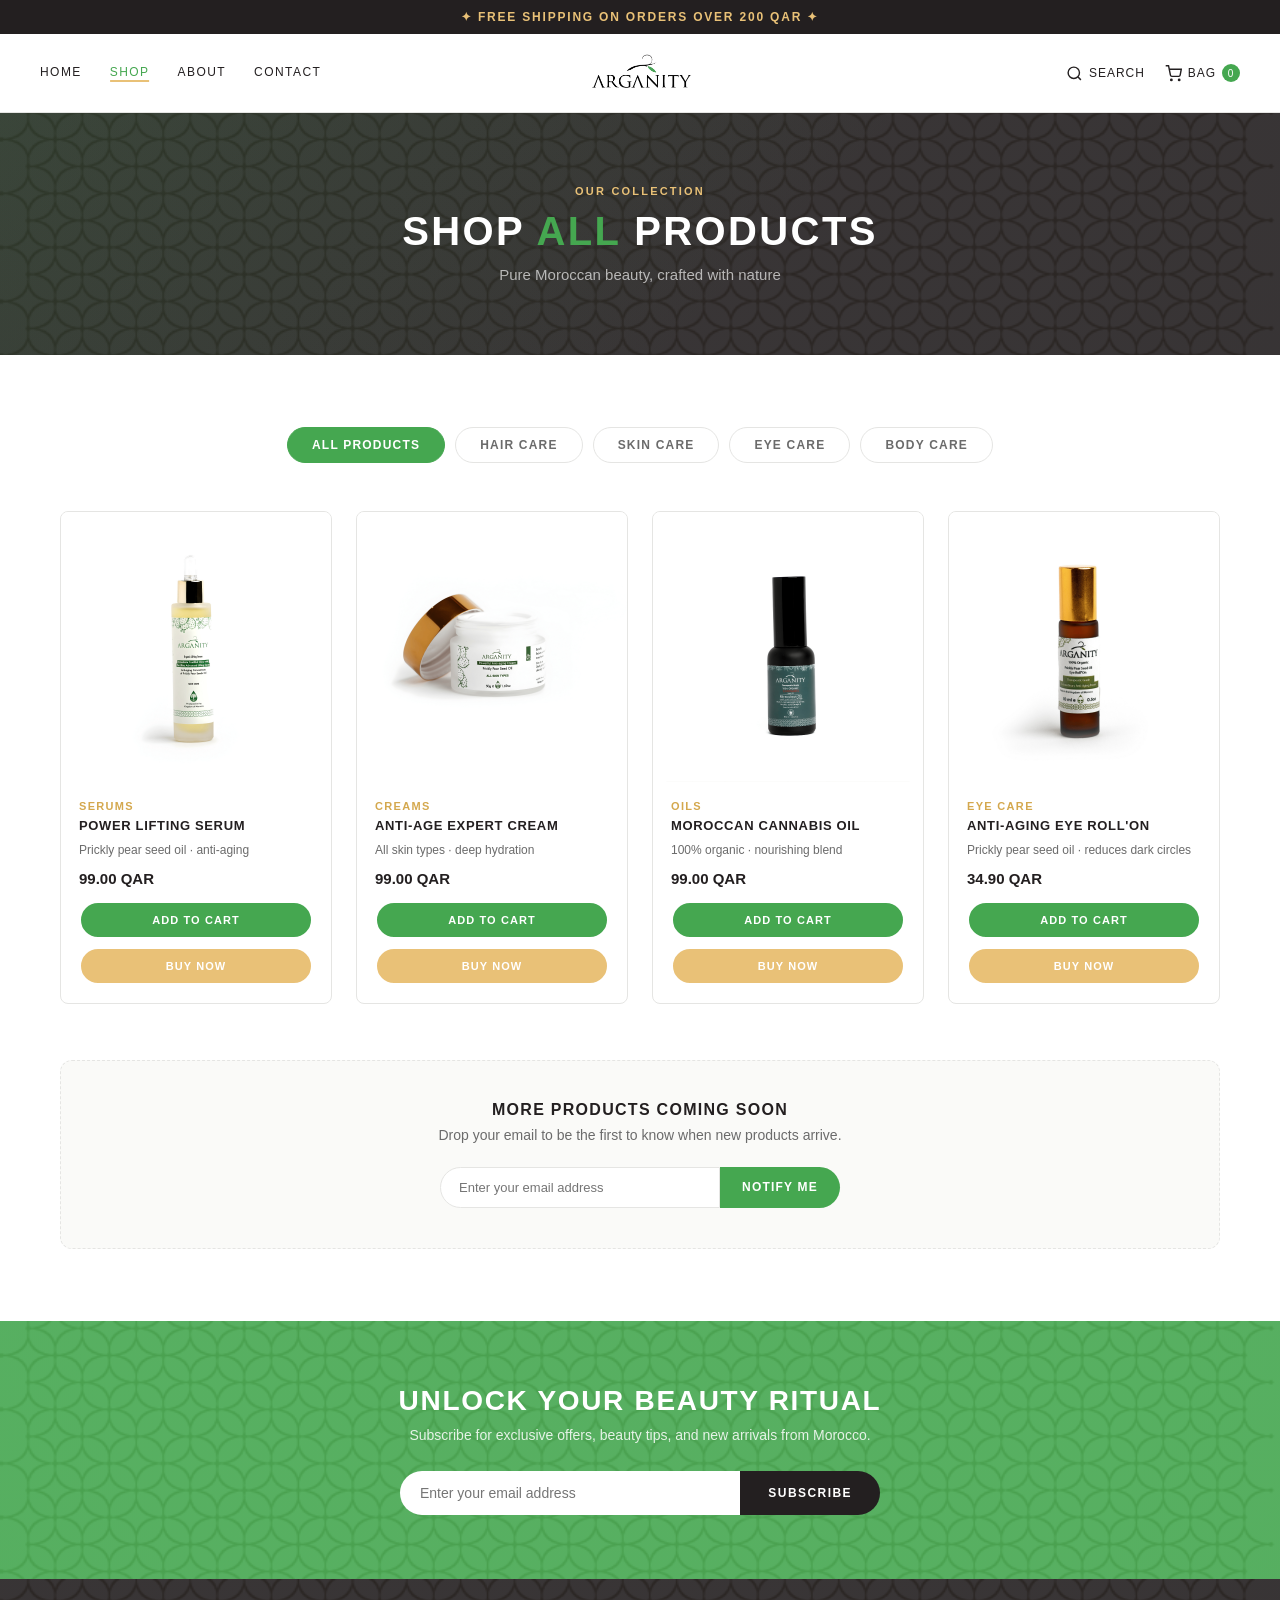
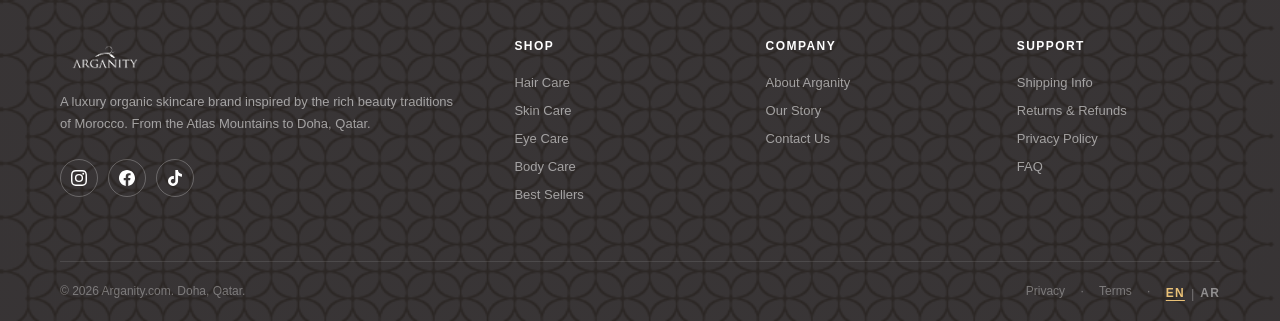
<file: shop.html>
<!DOCTYPE html>
<html lang="en">
<head>
  <meta charset="UTF-8">
  <meta name="viewport" content="width=device-width, initial-scale=1.0">
  <title>Shop — Arganity</title>
  <style>
    *, *::before, *::after { margin: 0; padding: 0; box-sizing: border-box; }
    html { scroll-behavior: smooth; }
    body { font-family: 'DIN Next LT Arabic', 'Segoe UI', Arial, sans-serif; background: #fff; color: #231f20; -webkit-font-smoothing: antialiased; }
    a { text-decoration: none; color: inherit; }
    img { max-width: 100%; display: block; }
    ul { list-style: none; }
    :root {
      --green: #45a750; --green-dark: #3a8f43; --gold: #E9C177; --gold-dark: #D4A84E;
      --black: #231f20; --white: #ffffff; --off-white: #FAFAF8; --light-grey: #F4F4F2;
      --border: #E5E5E3; --text-muted: #6B6B6B;
    }
    .container { max-width: 1240px; margin: 0 auto; padding: 0 40px; }
    .pill-btn { display: inline-block; border-radius: 50px; padding: 13px 32px; font-size: 12px; font-weight: 700; letter-spacing: 0.12em; text-transform: uppercase; cursor: pointer; transition: all 0.25s ease; border: 2px solid transparent; }
    .pill-btn-green { background: var(--green); color: #fff; border-color: var(--green); }
    .pill-btn-green:hover { background: transparent; color: var(--green); }

    /* TOP BAR */
    .top-bar { background: var(--black); font-size: 12px; text-align: center; padding: 10px 40px; display: flex; align-items: center; justify-content: center; }
    .top-bar-center { font-weight: 700; color: var(--gold); letter-spacing: 0.15em; }

    /* HEADER */
    .site-header { background: var(--white); border-bottom: 1px solid var(--border); position: sticky; top: 0; z-index: 1000; transition: box-shadow 0.3s ease; }
    .header-inner { display: grid; grid-template-columns: 1fr auto 1fr; align-items: center; padding: 18px 40px; }
    .header-nav { display: flex; gap: 28px; align-items: center; }
    .header-nav a { font-size: 12px; letter-spacing: 0.12em; text-transform: uppercase; font-weight: 400; color: var(--black); position: relative; padding-bottom: 3px; transition: color 0.2s; }
    .header-nav a::after { content: ''; position: absolute; bottom: 0; left: 50%; width: 0; height: 2px; background: var(--gold); transform: translateX(-50%); transition: width 0.3s ease; }
    .header-nav a:hover { color: var(--green); }
    .header-nav a:hover::after, .header-nav a.active::after { width: 100%; }
    .header-nav a.active { color: var(--green); }
    .header-logo { text-align: center; display: flex; align-items: center; justify-content: center; }
    .header-actions { display: flex; gap: 20px; align-items: center; justify-content: flex-end; }
    .header-actions button, .header-actions a { background: none; border: none; cursor: pointer; color: var(--black); font-size: 12px; letter-spacing: 0.08em; text-transform: uppercase; display: flex; align-items: center; gap: 6px; transition: color 0.2s; font-family: inherit; }
    .header-actions button:hover, .header-actions a:hover { color: var(--green); }
    .cart-count { background: var(--green); color: #fff; width: 18px; height: 18px; border-radius: 50%; font-size: 10px; display: flex; align-items: center; justify-content: center; }

    /* PAGE HERO */
    .page-hero { background: linear-gradient(rgba(35,31,32,0.9), rgba(35,31,32,0.9)), url('images/pattern2.png') no-repeat center/cover, var(--black); padding: 72px 0; text-align: center; position: relative; overflow: hidden; }
    .page-hero::before { content: ''; position: absolute; inset: 0; background: linear-gradient(135deg, rgba(69,167,80,0.15) 0%, transparent 60%); }
    .page-hero-eyebrow { font-size: 11px; letter-spacing: 0.2em; text-transform: uppercase; color: var(--gold); font-weight: 700; margin-bottom: 12px; position: relative; }
    .page-hero h1 { font-size: 40px; font-weight: 700; letter-spacing: 0.06em; text-transform: uppercase; color: #fff; position: relative; }
    .page-hero h1 span { color: var(--green); }
    .page-hero p { font-size: 15px; font-weight: 300; color: rgba(255,255,255,0.65); margin-top: 12px; position: relative; }

    /* SECTION */
    .section { padding: 72px 0; }

    /* FILTER BAR */
    .filter-bar { display: flex; gap: 10px; justify-content: center; flex-wrap: wrap; margin-bottom: 48px; }
    .filter-tab { padding: 10px 24px; border-radius: 50px; border: 1.5px solid var(--border); background: transparent; font-size: 12px; font-weight: 700; letter-spacing: 0.1em; text-transform: uppercase; cursor: pointer; color: var(--text-muted); font-family: inherit; transition: all 0.25s; }
    .filter-tab:hover { border-color: var(--green); color: var(--green); }
    .filter-tab.active { background: var(--green); color: #fff; border-color: var(--green); }

    /* PRODUCT GRID */
    .product-grid { display: grid; grid-template-columns: repeat(4, 1fr); gap: 24px; }
    .product-card { background: var(--white); border-radius: 8px; overflow: hidden; border: 1px solid var(--border); transition: all 0.3s ease; cursor: pointer; }
    .product-card:hover { box-shadow: 0 8px 32px rgba(0,0,0,0.1); transform: translateY(-4px); border-color: var(--gold); }
    .product-img { aspect-ratio: 1; overflow: hidden; background: var(--light-grey); display: flex; align-items: center; justify-content: center; transition: transform 0.5s ease; }
    .product-img img { width: 100%; height: 100%; object-fit: cover; display: block; }
    .product-card:hover .product-img { transform: scale(1.05); }
    .product-info { padding: 18px; }
    .product-category { font-size: 11px; letter-spacing: 0.12em; text-transform: uppercase; color: var(--gold-dark); font-weight: 700; margin-bottom: 5px; }
    .product-name { font-size: 13px; font-weight: 700; letter-spacing: 0.05em; text-transform: uppercase; margin-bottom: 6px; line-height: 1.35; }
    .product-desc { font-size: 12px; color: var(--text-muted); font-weight: 300; line-height: 1.6; margin-bottom: 10px; }
    .product-price { font-size: 15px; font-weight: 700; color: var(--black); margin-bottom: 14px; }
    .product-btns { display: flex; flex-direction: column; gap: 8px; }
    .product-btns a { width: 100%; text-align: center; font-size: 11px; font-weight: 700; letter-spacing: 0.1em; text-transform: uppercase; padding: 11px 8px; border-radius: 50px; border: 2px solid; transition: all 0.25s ease; cursor: pointer; display: block; }
    .btn-add { background: var(--green); color: #fff; border-color: var(--green); }
    .btn-add:hover { background: transparent; color: var(--green); }
    .btn-buy { background: var(--gold); color: #fff; border-color: var(--gold); }
    .btn-buy:hover { background: transparent; color: var(--gold-dark); border-color: var(--gold-dark); }

    /* COMING SOON NOTICE */
    .coming-soon { text-align: center; margin-top: 56px; padding: 40px; background: var(--off-white); border-radius: 12px; border: 1.5px dashed var(--border); }
    .coming-soon h3 { font-size: 16px; font-weight: 700; letter-spacing: 0.08em; text-transform: uppercase; margin-bottom: 8px; color: var(--black); }
    .coming-soon p { font-size: 14px; color: var(--text-muted); font-weight: 300; margin-bottom: 24px; }
    .coming-soon-form { display: flex; max-width: 400px; margin: 0 auto; gap: 0; }
    .coming-soon-form input { flex: 1; padding: 12px 18px; border: 1.5px solid var(--border); border-radius: 50px 0 0 50px; font-size: 13px; outline: none; font-family: inherit; }
    .coming-soon-form input:focus { border-color: var(--green); }
    .coming-soon-form button { padding: 12px 22px; background: var(--green); color: #fff; border: none; border-radius: 0 50px 50px 0; font-size: 12px; font-weight: 700; letter-spacing: 0.1em; text-transform: uppercase; cursor: pointer; font-family: inherit; transition: background 0.2s; }
    .coming-soon-form button:hover { background: var(--green-dark); }

    /* NEWSLETTER */
    .newsletter-section { background: linear-gradient(rgba(69,167,80,0.9), rgba(69,167,80,0.9)), url('images/pattern2.png') no-repeat center/cover, var(--green); padding: 64px 40px; text-align: center; }
    .newsletter-section h2 { font-size: 28px; font-weight: 700; letter-spacing: 0.06em; text-transform: uppercase; color: #fff; margin-bottom: 10px; }
    .newsletter-section p { font-size: 14px; font-weight: 300; color: rgba(255,255,255,0.85); margin-bottom: 28px; }
    .newsletter-form { display: flex; max-width: 480px; margin: 0 auto; }
    .newsletter-form input { flex: 1; padding: 14px 20px; border: none; border-radius: 50px 0 0 50px; font-size: 14px; outline: none; font-family: inherit; }
    .newsletter-form button { padding: 14px 28px; background: var(--black); color: #fff; border: none; border-radius: 0 50px 50px 0; font-size: 12px; font-weight: 700; letter-spacing: 0.12em; text-transform: uppercase; cursor: pointer; transition: background 0.2s; font-family: inherit; }
    .newsletter-form button:hover { background: var(--gold); }

    /* FOOTER */
    .site-footer { background: linear-gradient(rgba(35,31,32,0.9), rgba(35,31,32,0.9)), url('images/pattern2.png') no-repeat center/cover, var(--black); color: #fff; padding: 60px 0 0; }
    .footer-grid { display: grid; grid-template-columns: 2fr 1fr 1fr 1fr; gap: 48px; padding-bottom: 48px; border-bottom: 1px solid rgba(255,255,255,0.1); }
    .footer-logo-text { margin-bottom: 16px; }
    .footer-tagline { font-size: 13px; font-weight: 300; line-height: 1.7; color: rgba(255,255,255,0.55); margin-bottom: 24px; }
    .footer-social { display: flex; gap: 10px; }
    .footer-social a { width: 38px; height: 38px; border-radius: 50%; border: 1px solid rgba(255,255,255,0.25); display: flex; align-items: center; justify-content: center; font-size: 14px; transition: all 0.2s; }
    .footer-social a:hover { background: var(--gold); border-color: var(--gold); }
    .footer-col h4 { font-size: 12px; font-weight: 700; letter-spacing: 0.12em; text-transform: uppercase; color: #fff; margin-bottom: 20px; }
    .footer-col ul li { margin-bottom: 10px; }
    .footer-col ul a { font-size: 13px; font-weight: 300; color: rgba(255,255,255,0.55); transition: color 0.2s; }
    .footer-col ul a:hover { color: var(--gold); }
    .footer-bottom { padding: 20px 0; display: flex; justify-content: space-between; align-items: center; font-size: 12px; color: rgba(255,255,255,0.35); }
    .footer-bottom a { color: rgba(255,255,255,0.35); }
    .footer-bottom a:hover { color: var(--gold); }

    /* LANG */
    .lang-switch-row { display: flex; align-items: center; gap: 6px; margin-top: 4px; }
    .lang-divider { color: rgba(0,0,0,0.2); font-size: 13px; }
    .footer-lang .lang-divider { color: rgba(255,255,255,0.3); }
    .lang-pill { background: none; border: none; cursor: pointer; font-size: 12px; font-weight: 700; letter-spacing: 0.1em; color: var(--text-muted); padding: 0; font-family: inherit; transition: color 0.2s; }
    .lang-pill:hover { color: var(--green); }
    .lang-pill.active { color: var(--green); text-decoration: underline; text-underline-offset: 3px; }
    .footer-lang .lang-pill { color: rgba(255,255,255,0.45); }
    .footer-lang .lang-pill:hover { color: var(--gold); }
    .footer-lang .lang-pill.active { color: var(--gold); text-decoration: underline; text-underline-offset: 3px; }

    /* HAMBURGER */
    .hamburger { display: none; flex-direction: column; justify-content: center; gap: 5px; width: 44px; height: 44px; background: none; border: none; cursor: pointer; padding: 8px; border-radius: 8px; transition: background 0.2s; }
    .hamburger:hover { background: var(--light-grey); }
    .hamburger span { display: block; width: 22px; height: 2px; background: var(--black); border-radius: 2px; transition: all 0.3s ease; transform-origin: center; }
    .hamburger.open span:nth-child(1) { transform: translateY(7px) rotate(45deg); }
    .hamburger.open span:nth-child(2) { opacity: 0; transform: scaleX(0); }
    .hamburger.open span:nth-child(3) { transform: translateY(-7px) rotate(-45deg); }

    /* MOBILE NAV */
    .mobile-nav { display: none; position: fixed; top: 0; left: 0; right: 0; bottom: 0; z-index: 2000; }
    .mobile-nav.open { display: flex; }
    .mobile-nav-backdrop { position: absolute; inset: 0; background: rgba(0,0,0,0.45); backdrop-filter: blur(2px); }
    .mobile-nav-drawer { position: relative; width: 80%; max-width: 300px; height: 100%; background: var(--white); display: flex; flex-direction: column; box-shadow: 4px 0 24px rgba(0,0,0,0.15); animation: slideIn 0.3s ease; }
    @keyframes slideIn { from { transform: translateX(-100%); } to { transform: translateX(0); } }
    .mobile-nav-header { display: flex; align-items: center; justify-content: space-between; padding: 20px 24px; border-bottom: 1px solid var(--border); }
    .mobile-nav-header img { height: 36px; }
    .mobile-nav-close { width: 36px; height: 36px; border-radius: 50%; background: var(--light-grey); border: none; font-size: 16px; cursor: pointer; display: flex; align-items: center; justify-content: center; }
    .mobile-nav-links { flex: 1; overflow-y: auto; padding: 16px 0; }
    .mobile-nav-links a { display: flex; align-items: center; padding: 16px 24px; font-size: 14px; font-weight: 700; letter-spacing: 0.1em; text-transform: uppercase; color: var(--black); border-bottom: 1px solid var(--border); transition: color 0.2s, background 0.2s; }
    .mobile-nav-links a:hover { color: var(--green); background: #f9fff9; }
    .mobile-nav-footer { padding: 24px; border-top: 1px solid var(--border); display: flex; flex-direction: column; gap: 10px; }
    .mobile-nav-footer a { font-size: 12px; color: var(--text-muted); letter-spacing: 0.08em; }

    /* BACK TO TOP */
    #back-to-top { position: fixed; bottom: 28px; right: 28px; width: 44px; height: 44px; border-radius: 50%; background: var(--green); color: #fff; border: none; font-size: 18px; cursor: pointer; z-index: 9999; display: flex; align-items: center; justify-content: center; box-shadow: 0 4px 16px rgba(69,167,80,0.4); transition: all 0.3s; opacity: 0; visibility: hidden; }
    #back-to-top.visible { opacity: 1; visibility: visible; }
    #back-to-top:hover { background: var(--gold); transform: translateY(-3px); }

    /* RTL */
    [dir="rtl"] { font-family: 'DIN Next LT Arabic', 'Segoe UI', Arial, sans-serif; }
    [dir="rtl"] .header-nav { flex-direction: row-reverse; }
    [dir="rtl"] .header-actions { flex-direction: row-reverse; }
    [dir="rtl"] .header-inner { direction: rtl; }
    [dir="rtl"] .product-info { text-align: right; }
    [dir="rtl"] .filter-bar { direction: rtl; }
    [dir="rtl"] .footer-grid { direction: rtl; text-align: right; }
    [dir="rtl"] .footer-social { flex-direction: row-reverse; }
    [dir="rtl"] .footer-bottom { flex-direction: row-reverse; }
    [dir="rtl"] .mobile-nav-links a { text-align: right; justify-content: flex-end; }
    [dir="rtl"] .mobile-nav-drawer { left: auto; right: 0; animation-name: slideInRTL; }
    [dir="rtl"] .newsletter-form { flex-direction: row-reverse; }
    [dir="rtl"] .newsletter-form input { border-radius: 0 50px 50px 0; }
    [dir="rtl"] .newsletter-form button { border-radius: 50px 0 0 50px; }
    [dir="rtl"] .coming-soon-form { flex-direction: row-reverse; }
    [dir="rtl"] .coming-soon-form input { border-radius: 0 50px 50px 0; }
    [dir="rtl"] .coming-soon-form button { border-radius: 50px 0 0 50px; }
    @keyframes slideInRTL { from { transform: translateX(100%); } to { transform: translateX(0); } }

    /* RESPONSIVE */
    @media (max-width: 1024px) { .product-grid { grid-template-columns: repeat(2, 1fr); } .footer-grid { grid-template-columns: 1fr 1fr; } }
    @media (max-width: 768px) {
      .container { padding: 0 16px; }
      .section { padding: 48px 0; }
      .top-bar { padding: 8px 16px; }
      .header-inner { grid-template-columns: 1fr auto 1fr; padding: 12px 16px; gap: 8px; }
      .header-nav { display: none; }
      .header-logo img { height: 34px; margin: 0 auto; }
      .hamburger { display: flex; justify-content: flex-start; }
      .header-actions { gap: 12px; justify-content: flex-end; }
      .header-actions button span:not(.cart-count), .header-actions a span:not(.cart-count) { display: none; }
      .page-hero { padding: 48px 0; }
      .page-hero h1 { font-size: 26px; }
      .product-grid { grid-template-columns: repeat(2, 1fr); gap: 12px; }
      .product-info { padding: 12px; }
      .product-name { font-size: 12px; }
      .product-btns a { font-size: 10px; padding: 10px 6px; }
      .coming-soon-form { flex-direction: column; gap: 10px; }
      .coming-soon-form input, .coming-soon-form button { border-radius: 50px; width: 100%; }
      .footer-grid { grid-template-columns: 1fr; gap: 0; padding-bottom: 0; border-bottom: none; }
      .footer-grid > div { padding: 20px 0; border-bottom: 1px solid rgba(255,255,255,0.1); }
      .footer-bottom { flex-direction: column; gap: 8px; text-align: center; padding: 16px 0; font-size: 11px; }
      .newsletter-section { padding: 48px 20px; }
      .newsletter-form { flex-direction: column; gap: 10px; }
      .newsletter-form input { border-radius: 50px; width: 100%; }
      .newsletter-form button { border-radius: 50px; width: 100%; }
      [dir="rtl"] .newsletter-form input, [dir="rtl"] .newsletter-form button { border-radius: 50px; }
    }
  </style>
</head>
<body>

  <!-- TOP BAR -->
  <div class="top-bar">
    <div class="top-bar-center" data-i18n="topbar-shipping">✦ FREE SHIPPING ON ORDERS OVER 200 QAR ✦</div>
  </div>

  <!-- HEADER -->
  <header class="site-header">
    <div class="header-inner">
      <button class="hamburger" id="hamburger" aria-label="Open menu">
        <span></span><span></span><span></span>
      </button>
      <nav class="header-nav">
        <a href="index.html" data-i18n="nav-home">Home</a>
        <a href="shop.html" class="active" data-i18n="nav-shop">Shop</a>
        <a href="about.html" data-i18n="nav-about">About</a>
        <a href="contact.html" data-i18n="nav-contact">Contact</a>
      </nav>
      <div class="header-logo">
        <a href="index.html">
          <img src="images/logo.png.png" alt="Arganity" style="height:42px;width:auto;display:block;">
        </a>
      </div>
      <div class="header-actions">
        <button aria-label="Search">
          <svg width="17" height="17" viewBox="0 0 24 24" fill="none" stroke="currentColor" stroke-width="2"><circle cx="11" cy="11" r="8"/><path d="M21 21l-4.35-4.35"/></svg>
          <span>Search</span>
        </button>
        <a href="shop.html" aria-label="Shopping bag">
          <svg width="17" height="17" viewBox="0 0 24 24" fill="none" stroke="currentColor" stroke-width="2"><circle cx="9" cy="21" r="1"/><circle cx="20" cy="21" r="1"/><path d="M1 1h4l2.68 13.39a2 2 0 0 0 2 1.61h9.72a2 2 0 0 0 2-1.61L23 6H6"/></svg>
          <span>Bag</span>
          <span class="cart-count">0</span>
        </a>
      </div>
    </div>
  </header>

  <!-- MOBILE NAV -->
  <div class="mobile-nav" id="mobileNav">
    <div class="mobile-nav-backdrop" id="mobileNavBackdrop"></div>
    <div class="mobile-nav-drawer">
      <div class="mobile-nav-header">
        <img src="images/logo.png.png" alt="Arganity">
        <button class="mobile-nav-close" id="mobileNavClose">✕</button>
      </div>
      <nav class="mobile-nav-links">
        <a href="index.html" data-i18n="nav-home">Home</a>
        <a href="shop.html" data-i18n="nav-shop">Shop</a>
        <a href="shop.html?cat=haircare" data-i18n="cat-1" style="font-size:12px;padding-left:36px;color:var(--text-muted);font-weight:400;">Hair Care</a>
        <a href="shop.html?cat=skincare" data-i18n="cat-2" style="font-size:12px;padding-left:36px;color:var(--text-muted);font-weight:400;">Skin Care</a>
        <a href="shop.html?cat=eyecare" data-i18n="cat-3" style="font-size:12px;padding-left:36px;color:var(--text-muted);font-weight:400;">Eye Care</a>
        <a href="shop.html?cat=bodycare" data-i18n="cat-4" style="font-size:12px;padding-left:36px;color:var(--text-muted);font-weight:400;">Body Care</a>
        <a href="about.html" data-i18n="nav-about">About</a>
        <a href="contact.html" data-i18n="nav-contact">Contact</a>
      </nav>
      <div class="mobile-nav-footer">
        <a href="#">My Account</a>
        <div class="lang-switch-row">
          <button class="lang-pill active" data-lang="en">EN</button>
          <span class="lang-divider">|</span>
          <button class="lang-pill" data-lang="ar">AR</button>
        </div>
      </div>
    </div>
  </div>

  <!-- PAGE HERO -->
  <div class="page-hero">
    <div class="page-hero-eyebrow" data-i18n="shop-eyebrow">Our Collection</div>
    <h1 data-i18n="shop-title">Shop <span>All</span> Products</h1>
    <p data-i18n="shop-sub">Pure Moroccan beauty, crafted with nature</p>
  </div>

  <!-- SHOP SECTION -->
  <section class="section">
    <div class="container">

      <!-- FILTER TABS -->
      <div class="filter-bar">
        <button class="filter-tab active" data-filter="all" data-i18n="filter-all">All Products</button>
        <button class="filter-tab" data-filter="haircare" data-i18n="cat-1">Hair Care</button>
        <button class="filter-tab" data-filter="skincare" data-i18n="cat-2">Skin Care</button>
        <button class="filter-tab" data-filter="eyecare" data-i18n="cat-3">Eye Care</button>
        <button class="filter-tab" data-filter="bodycare" data-i18n="cat-4">Body Care</button>
      </div>

      <!-- PRODUCT GRID -->
      <div class="product-grid" id="productGrid">

        <div class="product-card" data-cat="skincare">
          <a href="product.html?id=1"><div class="product-img"><img src="images/power-lifting-serum.jpg.png" alt="Power Lifting Serum"></div></a>
          <div class="product-info">
            <div class="product-category" data-i18n="p1-cat">Serums</div>
            <div class="product-name" data-i18n="p1-name">Power Lifting Serum</div>
            <div class="product-desc" data-i18n="p1-desc">Prickly pear seed oil · anti-aging</div>
            <div class="product-price">99.00 QAR</div>
            <div class="product-btns">
              <a href="product.html?id=1" class="btn-add" data-i18n="btn-add-cart">Add to Cart</a>
              <a href="product.html?id=1" class="btn-buy" data-i18n="btn-buy-now">Buy Now</a>
            </div>
          </div>
        </div>

        <div class="product-card" data-cat="skincare">
          <a href="product.html?id=2"><div class="product-img"><img src="images/anti-age-expert-cream.jpg.png" alt="Anti-Age Expert Cream"></div></a>
          <div class="product-info">
            <div class="product-category" data-i18n="p2-cat">Creams</div>
            <div class="product-name" data-i18n="p2-name">Anti-Age Expert Cream</div>
            <div class="product-desc" data-i18n="p2-desc">All skin types · deep hydration</div>
            <div class="product-price">99.00 QAR</div>
            <div class="product-btns">
              <a href="product.html?id=2" class="btn-add" data-i18n="btn-add-cart">Add to Cart</a>
              <a href="product.html?id=2" class="btn-buy" data-i18n="btn-buy-now">Buy Now</a>
            </div>
          </div>
        </div>

        <div class="product-card" data-cat="bodycare">
          <a href="product.html?id=3"><div class="product-img"><img src="images/moroccan-cannabis-oil.jpg.png" alt="Moroccan Cannabis Oil"></div></a>
          <div class="product-info">
            <div class="product-category" data-i18n="p3-cat">Oils</div>
            <div class="product-name" data-i18n="p3-name">Moroccan Cannabis Oil</div>
            <div class="product-desc" data-i18n="p3-desc">100% organic · nourishing blend</div>
            <div class="product-price">99.00 QAR</div>
            <div class="product-btns">
              <a href="product.html?id=3" class="btn-add" data-i18n="btn-add-cart">Add to Cart</a>
              <a href="product.html?id=3" class="btn-buy" data-i18n="btn-buy-now">Buy Now</a>
            </div>
          </div>
        </div>

        <div class="product-card" data-cat="eyecare">
          <a href="product.html?id=4"><div class="product-img"><img src="images/anti-aging-eye-rollon.jpg.png" alt="Anti-Aging Eye Roll'on"></div></a>
          <div class="product-info">
            <div class="product-category" data-i18n="p4-cat">Eye Care</div>
            <div class="product-name" data-i18n="p4-name">Anti-Aging Eye Roll'on</div>
            <div class="product-desc" data-i18n="p4-desc">Prickly pear seed oil · reduces dark circles</div>
            <div class="product-price">34.90 QAR</div>
            <div class="product-btns">
              <a href="product.html?id=4" class="btn-add" data-i18n="btn-add-cart">Add to Cart</a>
              <a href="product.html?id=4" class="btn-buy" data-i18n="btn-buy-now">Buy Now</a>
            </div>
          </div>
        </div>

      </div>

      <!-- COMING SOON -->
      <div class="coming-soon">
        <h3 data-i18n="coming-title">More Products Coming Soon</h3>
        <p data-i18n="coming-sub">Drop your email to be the first to know when new products arrive.</p>
        <div class="coming-soon-form">
          <input type="email" data-i18n-placeholder="nl-placeholder" placeholder="Enter your email address">
          <button data-i18n="nl-btn">Notify Me</button>
        </div>
      </div>

    </div>
  </section>

  <!-- NEWSLETTER -->
  <div class="newsletter-section">
    <h2 data-i18n="nl-title">Unlock Your Beauty Ritual</h2>
    <p data-i18n="nl-sub">Subscribe for exclusive offers, beauty tips, and new arrivals from Morocco.</p>
    <div class="newsletter-form">
      <input type="email" data-i18n-placeholder="nl-placeholder" placeholder="Enter your email address">
      <button data-i18n="nl-btn">Subscribe</button>
    </div>
  </div>

  <!-- FOOTER -->
  <footer class="site-footer">
    <div class="container">
      <div class="footer-grid">
        <div>
          <div class="footer-logo-text"><img src="images/logo1.png.png" alt="Arganity" style="height:36px;width:auto;filter:brightness(0) invert(1);display:block;"></div>
          <p class="footer-tagline" data-i18n="footer-tagline">A luxury organic skincare brand inspired by the rich beauty traditions of Morocco. From the Atlas Mountains to Doha, Qatar.</p>
          <div class="footer-social">
            <a href="#" aria-label="Instagram"><svg width="16" height="16" viewBox="0 0 24 24" fill="currentColor"><path d="M12 2.163c3.204 0 3.584.012 4.85.07 3.252.148 4.771 1.691 4.919 4.919.058 1.265.069 1.645.069 4.849 0 3.205-.012 3.584-.069 4.849-.149 3.225-1.664 4.771-4.919 4.919-1.266.058-1.644.07-4.85.07-3.204 0-3.584-.012-4.849-.07-3.26-.149-4.771-1.699-4.919-4.92-.058-1.265-.07-1.644-.07-4.849 0-3.204.013-3.583.07-4.849.149-3.227 1.664-4.771 4.919-4.919 1.266-.057 1.645-.069 4.849-.069zM12 0C8.741 0 8.333.014 7.053.072 2.695.272.273 2.69.073 7.052.014 8.333 0 8.741 0 12c0 3.259.014 3.668.072 4.948.2 4.358 2.618 6.78 6.98 6.98C8.333 23.986 8.741 24 12 24c3.259 0 3.668-.014 4.948-.072 4.354-.2 6.782-2.618 6.979-6.98.059-1.28.073-1.689.073-4.948 0-3.259-.014-3.667-.072-4.947-.196-4.354-2.617-6.78-6.979-6.98C15.668.014 15.259 0 12 0zm0 5.838a6.162 6.162 0 1 0 0 12.324 6.162 6.162 0 0 0 0-12.324zM12 16a4 4 0 1 1 0-8 4 4 0 0 1 0 8zm6.406-11.845a1.44 1.44 0 1 0 0 2.881 1.44 1.44 0 0 0 0-2.881z"/></svg></a><a href="#" aria-label="Facebook"><svg width="16" height="16" viewBox="0 0 24 24" fill="currentColor"><path d="M24 12.073c0-6.627-5.373-12-12-12s-12 5.373-12 12c0 5.99 4.388 10.954 10.125 11.854v-8.385H7.078v-3.47h3.047V9.43c0-3.007 1.792-4.669 4.533-4.669 1.312 0 2.686.235 2.686.235v2.953H15.83c-1.491 0-1.956.925-1.956 1.874v2.25h3.328l-.532 3.47h-2.796v8.385C19.612 23.027 24 18.062 24 12.073z"/></svg></a><a href="#" aria-label="TikTok"><svg width="16" height="16" viewBox="0 0 24 24" fill="currentColor"><path d="M12.525.02c1.31-.02 2.61-.01 3.91-.02.08 1.53.63 3.09 1.75 4.17 1.12 1.11 2.7 1.62 4.24 1.79v4.03c-1.44-.05-2.89-.35-4.2-.97-.57-.26-1.1-.59-1.62-.93-.01 2.92.01 5.84-.02 8.75-.08 1.4-.54 2.79-1.35 3.94-1.31 1.92-3.58 3.17-5.91 3.21-1.43.08-2.86-.31-4.08-1.03-2.02-1.19-3.44-3.37-3.65-5.71-.02-.5-.03-1-.01-1.49.18-1.9 1.12-3.72 2.58-4.96 1.66-1.44 3.98-2.13 6.15-1.72.02 1.48-.04 2.96-.04 4.44-.99-.32-2.15-.23-3.02.37-.63.41-1.11 1.04-1.36 1.75-.21.51-.15 1.07-.14 1.61.24 1.64 1.82 3.02 3.5 2.87 1.12-.01 2.19-.66 2.77-1.61.19-.33.4-.67.41-1.06.1-1.79.06-3.57.07-5.36.01-4.03-.01-8.05.02-12.07z"/></svg></a>
          </div>
        </div>
        <div class="footer-col">
          <h4 data-i18n="footer-shop-h">Shop</h4>
          <ul>
            <li><a href="shop.html?cat=haircare" data-i18n="cat-1">Hair Care</a></li>
            <li><a href="shop.html?cat=skincare" data-i18n="cat-2">Skin Care</a></li>
            <li><a href="shop.html?cat=eyecare" data-i18n="cat-3">Eye Care</a></li>
            <li><a href="shop.html?cat=bodycare" data-i18n="cat-4">Body Care</a></li>
            <li><a href="shop.html" data-i18n="f-best">Best Sellers</a></li>
          </ul>
        </div>
        <div class="footer-col">
          <h4 data-i18n="footer-company-h">Company</h4>
          <ul>
            <li><a href="about.html" data-i18n="f-about">About Arganity</a></li>
            <li><a href="about.html" data-i18n="f-story">Our Story</a></li>
            <li><a href="contact.html" data-i18n="f-contact">Contact Us</a></li>
          </ul>
        </div>
        <div class="footer-col">
          <h4 data-i18n="footer-support-h">Support</h4>
          <ul>
            <li><a href="#" data-i18n="f-shipping">Shipping Info</a></li>
            <li><a href="#" data-i18n="f-returns">Returns & Refunds</a></li>
            <li><a href="#" data-i18n="f-privacy">Privacy Policy</a></li>
            <li><a href="#" data-i18n="f-faq">FAQ</a></li>
          </ul>
        </div>
      </div>
      <div class="footer-bottom">
        <span data-i18n="footer-copy">© 2026 Arganity.com. Doha, Qatar.</span>
        <span style="display:flex;align-items:center;gap:12px;">
          <a href="#">Privacy</a> &nbsp;·&nbsp; <a href="#">Terms</a> &nbsp;·&nbsp;
          <span class="lang-switch-row footer-lang">
            <button class="lang-pill active" data-lang="en">EN</button>
            <span class="lang-divider">|</span>
            <button class="lang-pill" data-lang="ar">AR</button>
          </span>
        </span>
      </div>
    </div>
  </footer>

  <button id="back-to-top">↑</button>

  <script>
    // Back to top + header shadow
    var backBtn = document.getElementById('back-to-top');
    var header = document.querySelector('.site-header');
    window.addEventListener('scroll', function() {
      header.style.boxShadow = window.pageYOffset > 50 ? '0 2px 16px rgba(0,0,0,0.08)' : 'none';
      backBtn.classList.toggle('visible', window.pageYOffset > 400);
    }, { passive: true });
    backBtn.addEventListener('click', function() { window.scrollTo({ top: 0, behavior: 'smooth' }); });

    // Hamburger
    var hamburger = document.getElementById('hamburger');
    var mobileNav = document.getElementById('mobileNav');
    var mobileNavClose = document.getElementById('mobileNavClose');
    var backdrop = document.getElementById('mobileNavBackdrop');
    function openNav() { mobileNav.classList.add('open'); hamburger.classList.add('open'); document.body.style.overflow = 'hidden'; }
    function closeNav() { mobileNav.classList.remove('open'); hamburger.classList.remove('open'); document.body.style.overflow = ''; }
    hamburger.addEventListener('click', openNav);
    mobileNavClose.addEventListener('click', closeNav);
    backdrop.addEventListener('click', closeNav);
    document.addEventListener('keydown', function(e) { if (e.key === 'Escape') closeNav(); });
    document.querySelectorAll('.mobile-nav-links a').forEach(function(l) { l.addEventListener('click', closeNav); });

    // Filter tabs
    document.querySelectorAll('.filter-tab').forEach(function(tab) {
      tab.addEventListener('click', function() {
        document.querySelectorAll('.filter-tab').forEach(function(t) { t.classList.remove('active'); });
        tab.classList.add('active');
        var cat = tab.getAttribute('data-filter');
        document.querySelectorAll('.product-card').forEach(function(card) {
          card.style.display = (cat === 'all' || card.getAttribute('data-cat') === cat) ? 'block' : 'none';
        });
      });
    });

    // URL param filter on load
    var urlCat = new URLSearchParams(window.location.search).get('cat');
    if (urlCat) {
      var matchTab = document.querySelector('.filter-tab[data-filter="' + urlCat + '"]');
      if (matchTab) matchTab.click();
    }

    // Language switcher
    var translations = {
      en: {
        'topbar-shipping': '✦ FREE SHIPPING ON ORDERS OVER 200 QAR ✦',
        'nav-home': 'Home', 'nav-shop': 'Shop', 'nav-about': 'About', 'nav-contact': 'Contact',
        'shop-eyebrow': 'Our Collection', 'shop-title': 'Shop <span>All</span> Products', 'shop-sub': 'Pure Moroccan beauty, crafted with nature',
        'filter-all': 'All Products',
        'cat-1': 'Hair Care', 'cat-2': 'Skin Care', 'cat-3': 'Eye Care', 'cat-4': 'Body Care',
        'p1-cat': 'Serums', 'p1-name': 'Power Lifting Serum', 'p1-desc': 'Prickly pear seed oil · anti-aging',
        'p2-cat': 'Creams', 'p2-name': 'Anti-Age Expert Cream', 'p2-desc': 'All skin types · deep hydration',
        'p3-cat': 'Oils', 'p3-name': 'Moroccan Cannabis Oil', 'p3-desc': '100% organic · nourishing blend',
        'p4-cat': 'Eye Care', 'p4-name': "Anti-Aging Eye Roll'on", 'p4-desc': 'Prickly pear seed oil · reduces dark circles',
        'btn-add-cart': 'Add to Cart', 'btn-buy-now': 'Buy Now',
        'coming-title': 'More Products Coming Soon', 'coming-sub': 'Drop your email to be the first to know when new products arrive.',
        'nl-title': 'Unlock Your Beauty Ritual', 'nl-sub': 'Subscribe for exclusive offers, beauty tips, and new arrivals from Morocco.', 'nl-placeholder': 'Enter your email address', 'nl-btn': 'Subscribe',
        'footer-tagline': 'A luxury organic skincare brand inspired by the rich beauty traditions of Morocco.',
        'footer-shop-h': 'Shop', 'f-best': 'Best Sellers', 'footer-company-h': 'Company', 'footer-support-h': 'Support',
        'f-about': 'About Arganity', 'f-story': 'Our Story', 'f-contact': 'Contact Us',
        'f-shipping': 'Shipping Info', 'f-returns': 'Returns & Refunds', 'f-privacy': 'Privacy Policy', 'f-faq': 'FAQ',
        'footer-copy': '© 2026 Arganity.com. Doha, Qatar.',
      },
      ar: {
        'topbar-shipping': '✦ شحن مجاني للطلبات فوق 200 ريال قطري ✦',
        'nav-home': 'الرئيسية', 'nav-shop': 'المتجر', 'nav-about': 'من نحن', 'nav-contact': 'تواصل معنا',
        'shop-eyebrow': 'تشكيلتنا', 'shop-title': 'تسوق <span>جميع</span> المنتجات', 'shop-sub': 'جمال مغربي نقي، مصنوع من الطبيعة',
        'filter-all': 'جميع المنتجات',
        'cat-1': 'العناية بالشعر', 'cat-2': 'العناية بالبشرة', 'cat-3': 'العناية بالعيون', 'cat-4': 'العناية بالجسم',
        'p1-cat': 'سيروم', 'p1-name': 'سيروم رفع البشرة', 'p1-desc': 'زيت بذور التين الشوكي · مضاد للشيخوخة',
        'p2-cat': 'كريمات', 'p2-name': 'كريم خبير مضاد للشيخوخة', 'p2-desc': 'جميع أنواع البشرة · ترطيب عميق',
        'p3-cat': 'زيوت', 'p3-name': 'زيت القنب المغربي', 'p3-desc': '100% عضوي · خلطة مغذية',
        'p4-cat': 'العناية بالعين', 'p4-name': 'رول-أون مضاد للشيخوخة للعين', 'p4-desc': 'زيت بذور التين الشوكي · يقلل الهالات السوداء',
        'btn-add-cart': 'أضف للسلة', 'btn-buy-now': 'اشتري الآن',
        'coming-title': 'منتجات جديدة قادمة قريباً', 'coming-sub': 'سجّل بريدك لتكون أول من يعلم عند وصول منتجات جديدة.',
        'nl-title': 'اكتشفي طقوس جمالك', 'nl-sub': 'اشتركي للحصول على عروض حصرية ونصائح تجميلية.', 'nl-placeholder': 'أدخل بريدك الإلكتروني', 'nl-btn': 'اشترك',
        'footer-tagline': 'علامة تجارية فاخرة للعناية بالبشرة مستوحاة من تقاليد الجمال المغربية.',
        'footer-shop-h': 'تسوق', 'f-best': 'الأكثر مبيعاً', 'footer-company-h': 'الشركة', 'footer-support-h': 'الدعم',
        'f-about': 'عن أرغانيتي', 'f-story': 'قصتنا', 'f-contact': 'تواصل معنا',
        'f-shipping': 'معلومات الشحن', 'f-returns': 'الإرجاع والاسترداد', 'f-privacy': 'سياسة الخصوصية', 'f-faq': 'الأسئلة الشائعة',
        'footer-copy': '© 2026 Arganity.com. الدوحة، قطر.',
      }
    };
    var currentLang = 'en';
    function applyLanguage(lang) {
      var t = translations[lang];
      document.querySelectorAll('[data-i18n]').forEach(function(el) { var k = el.getAttribute('data-i18n'); if (t[k] !== undefined) el.innerHTML = t[k]; });
      document.querySelectorAll('[data-i18n-placeholder]').forEach(function(el) { var k = el.getAttribute('data-i18n-placeholder'); if (t[k] !== undefined) el.placeholder = t[k]; });
      document.documentElement.setAttribute('dir', lang === 'ar' ? 'rtl' : 'ltr');
      document.documentElement.setAttribute('lang', lang);
      document.querySelectorAll('.lang-pill').forEach(function(b) { b.classList.toggle('active', b.getAttribute('data-lang') === lang); });
      currentLang = lang;
    }
    document.querySelectorAll('.lang-pill').forEach(function(b) { b.addEventListener('click', function() { applyLanguage(b.getAttribute('data-lang')); }); });
  </script>
</body>
</html>
</file>
